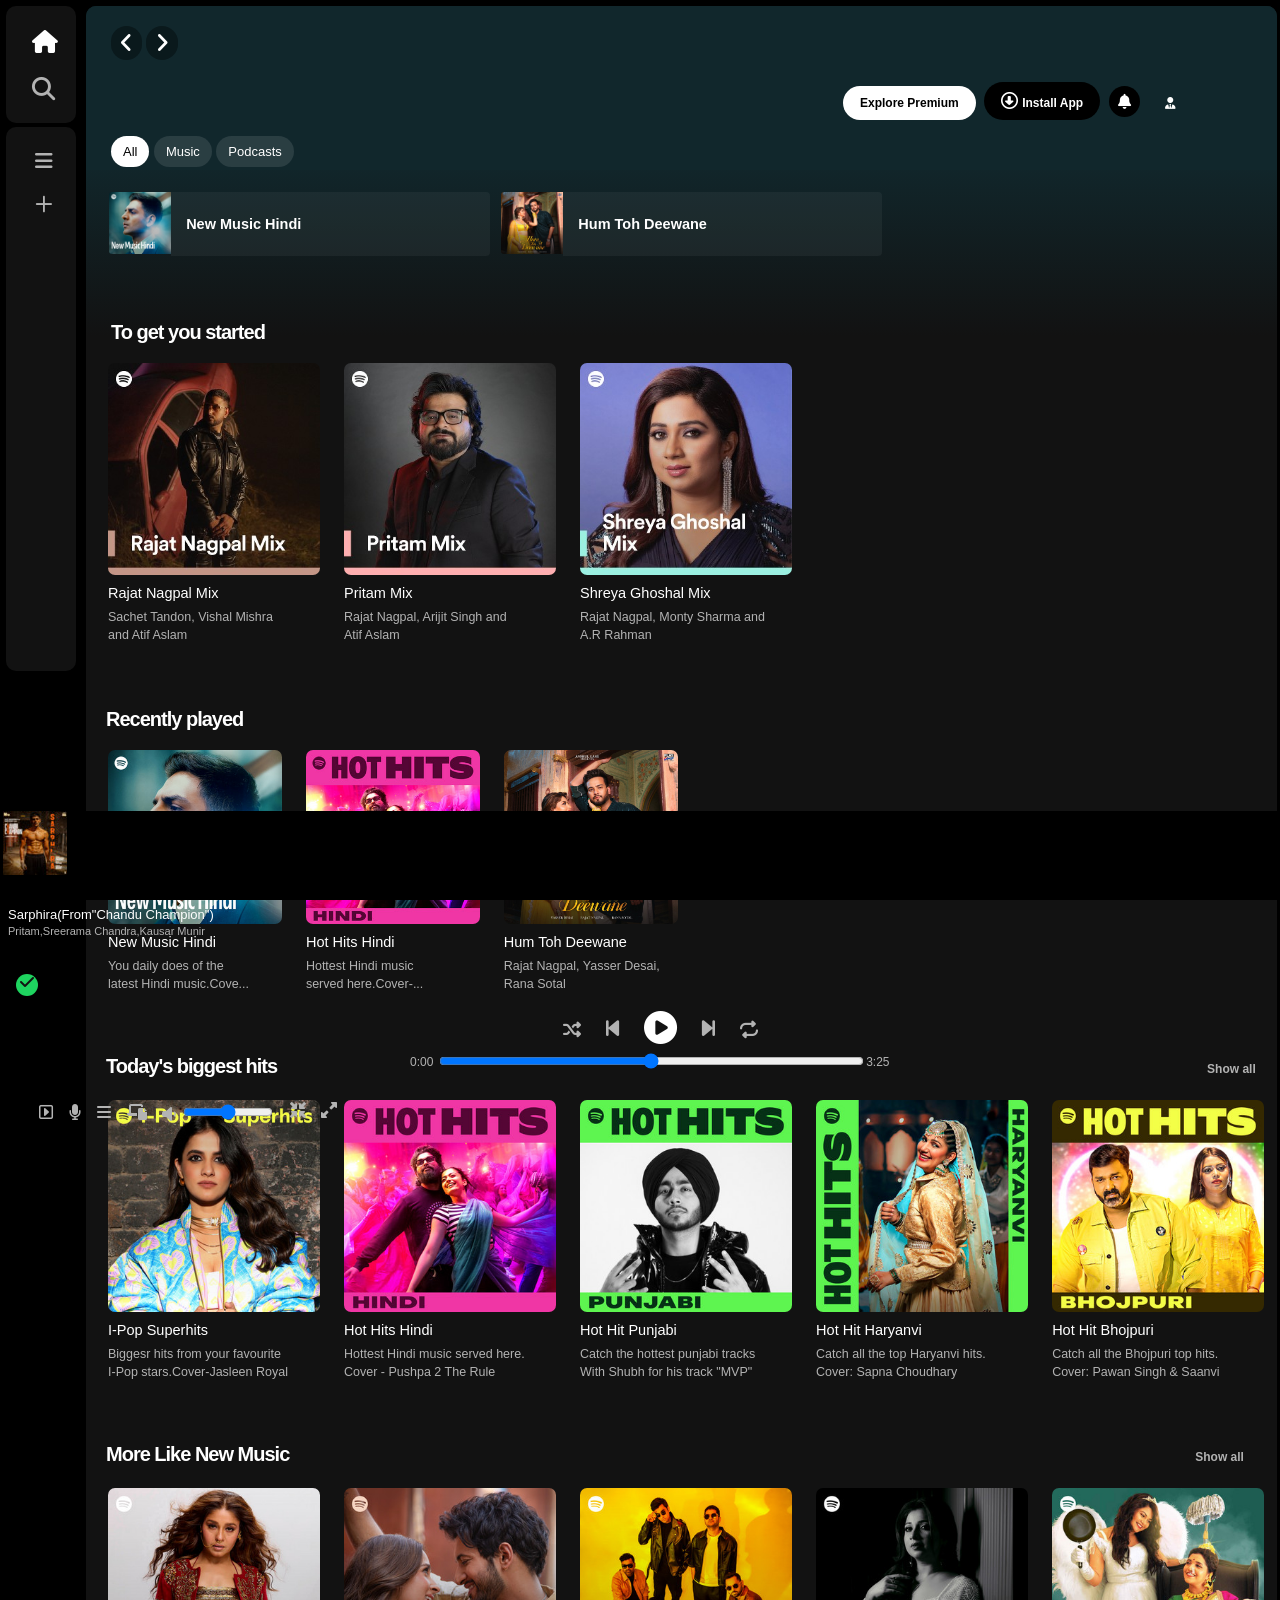
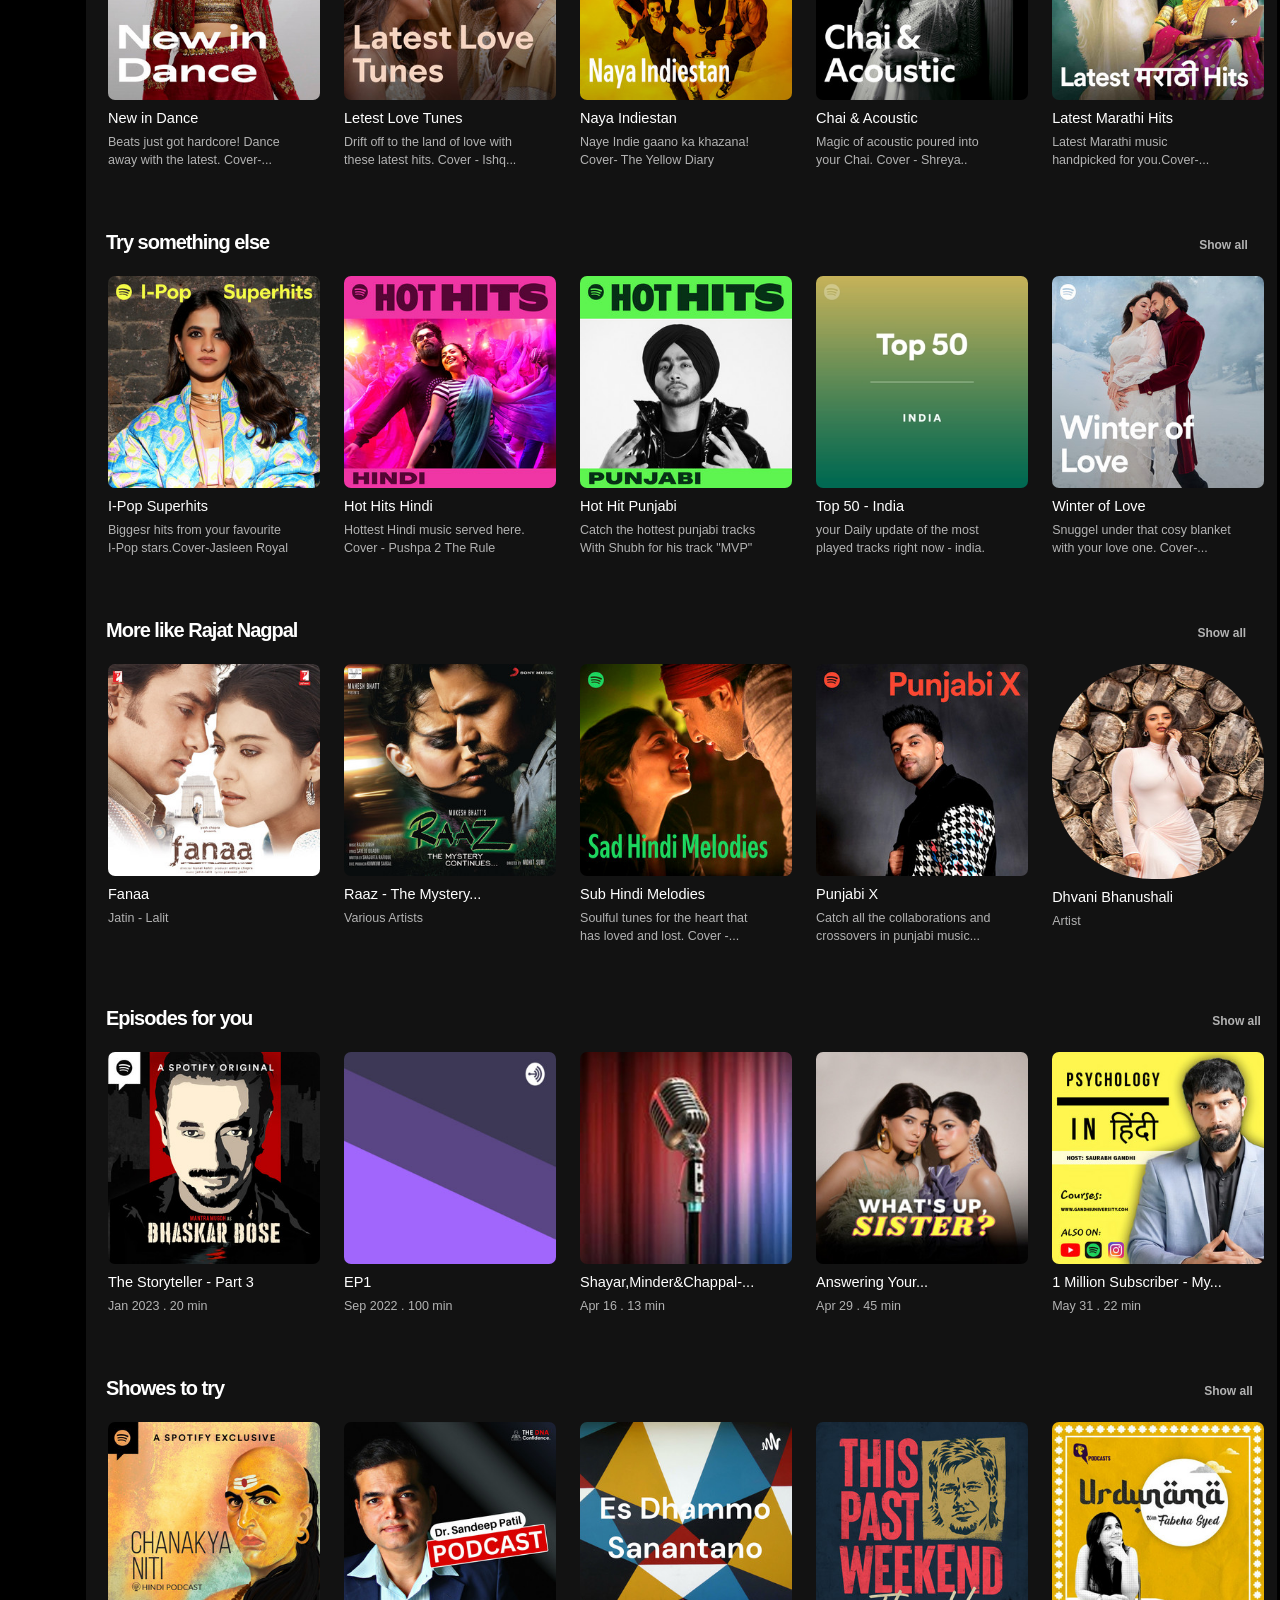
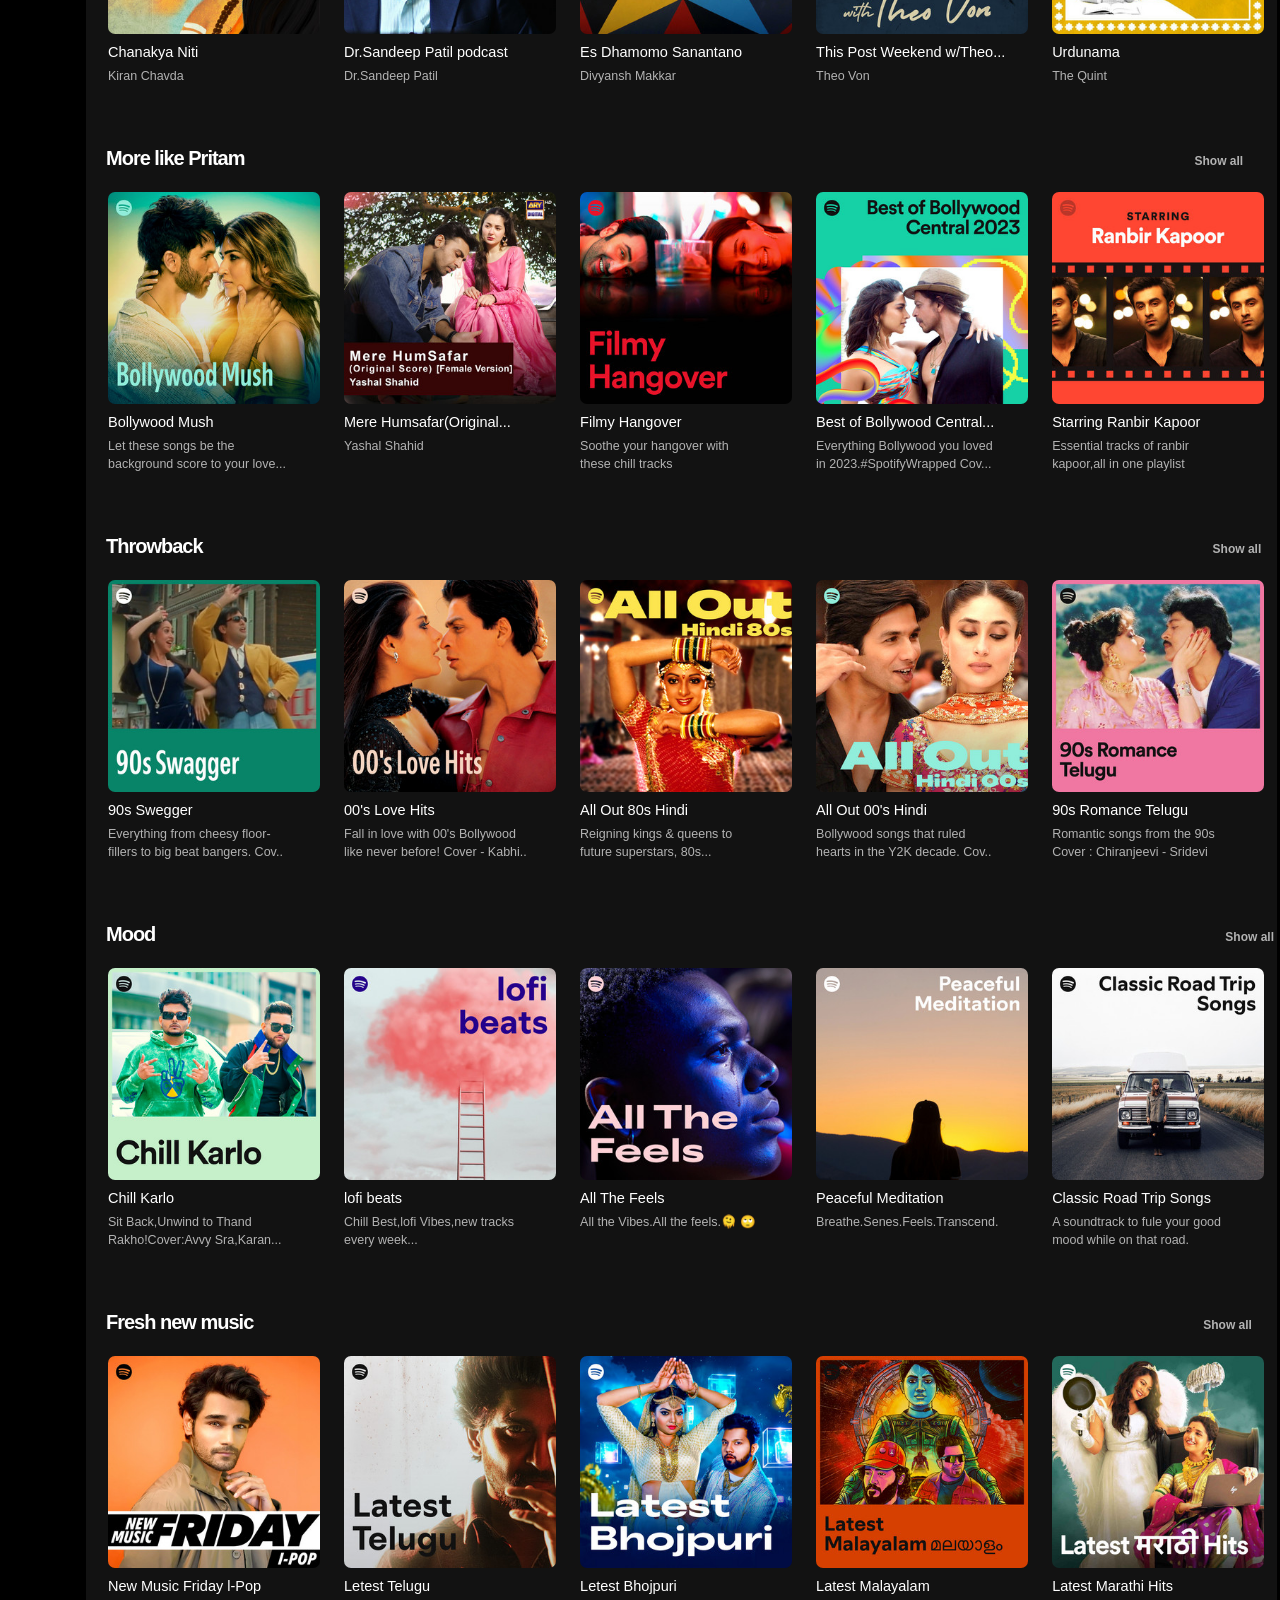
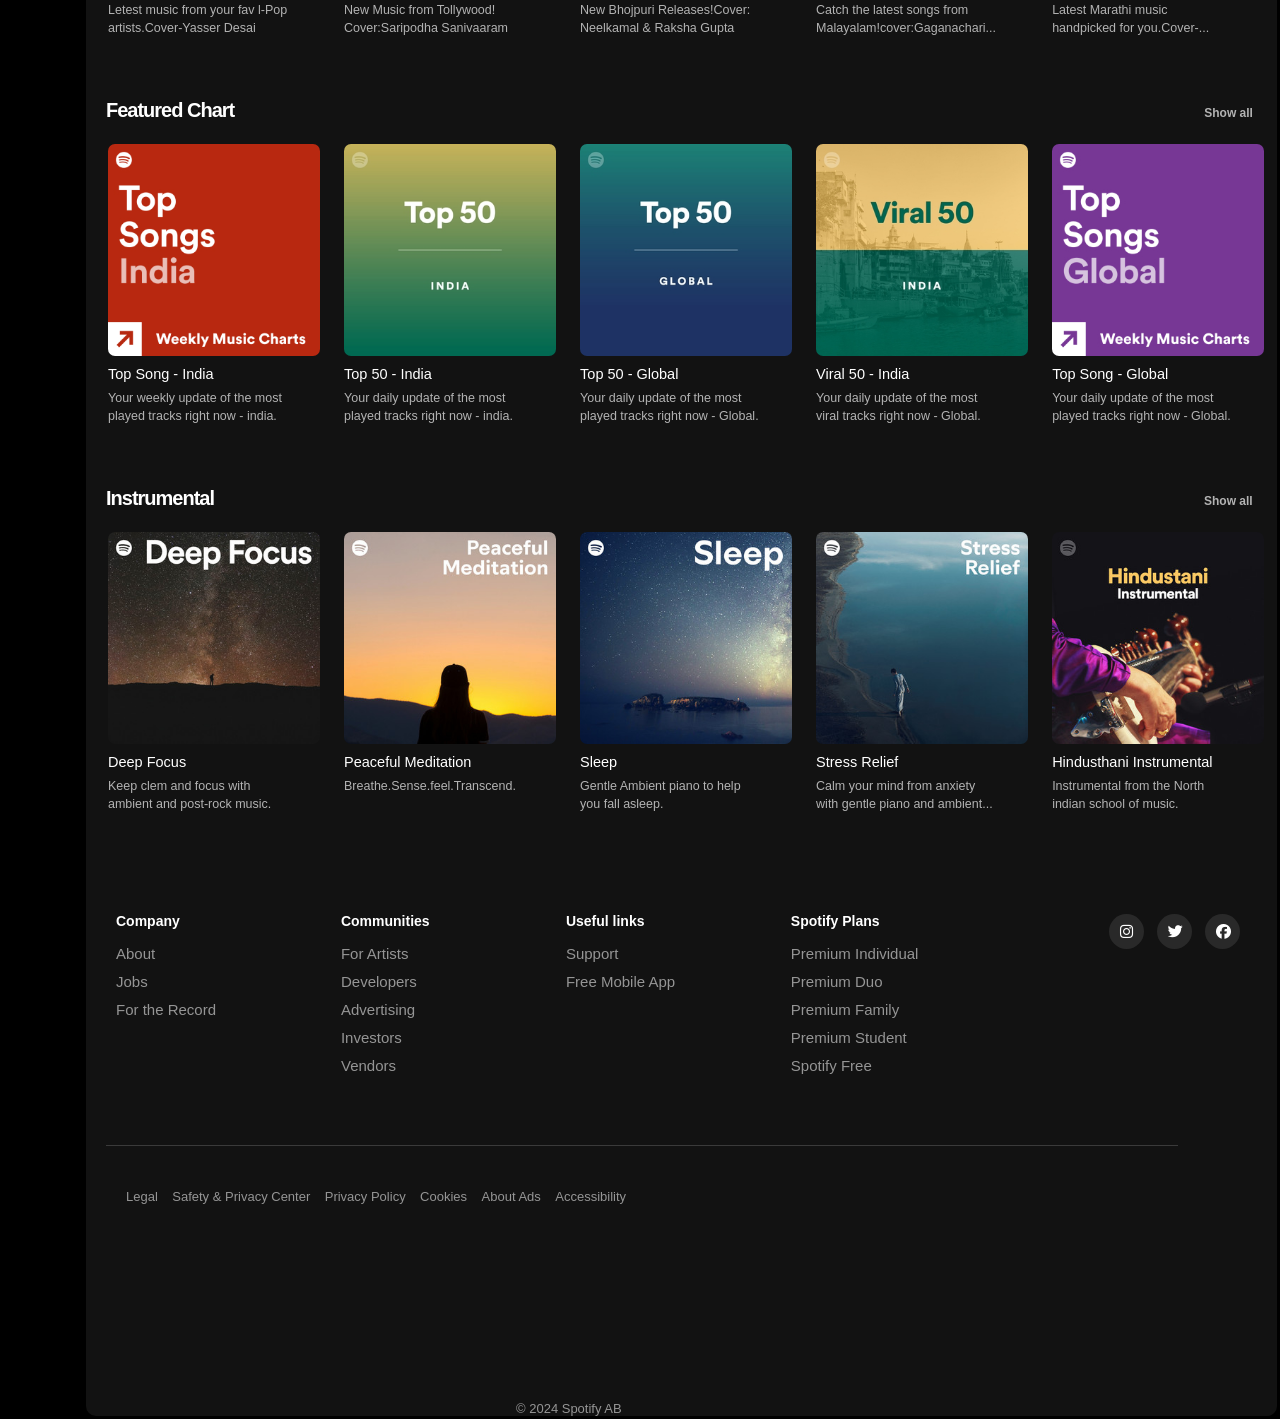
<file: index.html>
<!DOCTYPE html>
<html lang="en">
<head>
    <meta charset="UTF-8">
    <meta name="viewport" content="width=device-width, initial-scale=1.0">
    
    <title>Spotify - Web Player: Music for everyone</title>
    <link rel="icon" sizes="32x32" type="image/png" href="https://open.spotifycdn.com/cdn/images/favicon32.b64ecc03.png">

    <link rel="stylesheet" href="./fontawesome-free-6.5.2-web/css/all.css" />
    <link rel="stylesheet" href="./css/spotify.css">
</head>
<body bgcolor="black" text="white" style="font-family: Verdana, sans-serif;">
    <!-- content bar -->
    <div class="icon-bar">
        <div class="icon">
            <ul>
                <li><a href="./index.html" title="Home"><i class="fa-solid fa-house active-menu-2"></i></a></li>
                <li><a href="./serching-page.html" title="Search"><i class="fa-solid fa-magnifying-glass"></i></a></li>
            </ul>
        </div>
        <div class="icon-2  ">
            <ul>
                <li><a href="" title="Expand Your Library"><i class="fa-solid fa-bars"></i></a></li>
                <li><a href="" title="Create Playlist or folder"><i class="fa-solid fa-plus"></i></a></li>
            </ul>
        </div>
    </div>
    <!-- content bar end -->
    <!-- main content  -->
    <div class="main-box">
        <!-- navigation menu  -->
        <div class="navigation-bar">
            <div class="button">
                <a href="" title="Go back"><i class="fa-solid fa-angle-left"></i></a>
                <a href="" title="Go forwed"><i class="fa-solid fa-angle-right"></i></a>
            </div>
            <div class="app-info">
                <a href="./expolr.html" title="Upgrade to Premium">Explore Premium</a>
                <a href=""><i class="fa-regular fa-circle-down"></i>Install App</a>
                <a href="" title="What's New"><i class="fa-solid fa-bell"></i></a>
                <a href=""><i class="fa-solid fa-user-tie"></i></a>
            </div>  
        <p class="clear"></p>
            <div class="option">
                <a href="./index.html" class="active-menu">All</a>
                <a href="./music.html">Music</a>
                <a href="./Podcasts.html">Podcasts</a>
            </div> 
        <p class="clear"></p>
        </div>
        <!-- navigation menu end -->
         <!-- content menu  -->
          <div   class="hilight manu">
            <div class="music-content" href="./music-album.html">
                <div class="img">
                    <a href="./music-album.html"><img src="./image/index-image/1.jpeg" alt=""></a>
                </div>
                <div class="content">
                    <a href="./music-album.html">New Music Hindi</a>
                </div>
                <div class="subbutton">
                    <a href="./music-album.html"><i class="fa-solid fa-play"></i></a>
                </div>
                <p class="clear"></p>
            </div>
            <div class="music-content">
                <div class="img">
                    <a href=""><img src="./image/index-image/2.jpeg" alt=""></a>
                </div>
                <div class="content">
                    <a href="">Hum Toh Deewane</a>
                </div>
                <div class="subbutton">
                    <a href=""><i class="fa-solid fa-play"></i></a>
                </div>
            </div>
            <p class="clear"></p>
          </div>
          <p class="clear"></p>
         <!-- content menu end  -->
          <!-- singrer menu  -->
            <h2>To get you started</h2>
            <div class="singer">
                <div>
                    <a href=""><img src="./image/index-image/s-1.jpeg" alt=""></a>
                    <a href="">Rajat Nagpal Mix</a> <br> 
                    <span><a href="">Sachet Tandon,</a> <a href="">Vishal Mishra</a> <br> and <a href="">Atif Aslam</a></span>
                    <div class="subbutton">
                        <a href=""><i class="fa-solid fa-play"></i></a>
                    </div>
                </div>
                <div>
                    <a href=""><img src="./image/index-image/s-2.jpeg" alt=""></a>
                    <a href="">Pritam Mix</a> <br> 
                    <span><a href="">Rajat Nagpal,</a> <a href="">Arijit Singh</a> and <br> <a href="">Atif Aslam</a></span>
                    <div class="subbutton">
                        <a href=""><i class="fa-solid fa-play"></i></a>
                    </div>
                </div>
                <div>
                    <a href=""><img src="./image/index-image/s-3.jpeg" alt=""></a>
                    <a href="">Shreya Ghoshal Mix</a> <br> 
                    <span><a href="">Rajat Nagpal,</a> <a href="">Monty Sharma</a> and <br><a href="">A.R Rahman</a></span>
                    <div class="subbutton">
                        <a href=""><i class="fa-solid fa-play"></i></a>
                    </div>
                </div>
            </div>
            <p class="clear"></p>
          <!-- singrer menu end -->
           <!-- recently play  -->
           <div class="recently-play">
            <h2>Recently played</h2>
               <div>
                   <a href=""><img src="./image/index-image/1.jpeg" alt=""></a>
                   <a href="">New Music Hindi</a> <br> 
                   <span>You daily does of the <br> latest Hindi music.Cove...</span>
                   <div class="subbutton">
                    <a href=""><i class="fa-solid fa-play"></i></a>
                </div>
               </div>
               <div>
                   <a href=""><img src="./image/index-image/3.jpeg" alt=""></a>
                   <a href="">Hot Hits Hindi</a> <br> 
                   <span>Hottest Hindi music <br> served here.Cover-...</span>
                   <div class="subbutton">
                    <a href=""><i class="fa-solid fa-play"></i></a>
                </div>
               </div>
               <div>
                   <a href=""><img src="./image/index-image/2.jpeg" alt=""></a>
                   <a href="">Hum Toh Deewane</a> <br> 
                   <span><a href="">Rajat Nagpal,</a> <a href="">Yasser Desai,</a> <br> <a href="">Rana Sotal</a></span>
                   <div class="subbutton">
                    <a href=""><i class="fa-solid fa-play"></i></a>
                   </div>
               </div>
           </div>
           <p class="clear"></p>
           <!-- recently play end -->
            <!-- biggest hit  -->
            <span class="hits-heding"><a href="">Today's biggest hits</a></span><span class="show-menu"><a href="">Show all</a></span>
            <div class="song-album">
                   <div>
                       <a href=""><img src="./image/index-image/b-1.jpeg" alt=""></a>
                       <a href="">I-Pop Superhits</a> <br> 
                       <span>Biggesr hits from your favourite <br>I-Pop stars.Cover-Jasleen Royal</span>
                       <div class="subbutton">
                        <a href=""><i class="fa-solid fa-play"></i></a>
                       </div>
                   </div>
                   <div>
                       <a href=""><img src="./image/index-image/3.jpeg" alt=""></a>
                       <a href="">Hot Hits Hindi</a> <br> 
                       <span>Hottest Hindi music served here. <br>Cover - Pushpa 2 The Rule</span>
                       <div class="subbutton">
                        <a href=""><i class="fa-solid fa-play"></i></a>
                       </div>
                   </div>
                   <div>
                       <a href=""><img src="./image/index-image/b-3.jpeg" alt=""></a>
                       <a href="">Hot Hit Punjabi</a> <br> 
                       <span>Catch the hottest punjabi tracks<br>With Shubh for his track "MVP" </span>
                       <div class="subbutton">
                        <a href=""><i class="fa-solid fa-play"></i></a>
                       </div>
                   </div>
                   <div>
                       <a href=""><img src="./image/index-image/b-4.jpeg" alt=""></a>
                       <a href="">Hot Hit Haryanvi</a> <br> 
                       <span>Catch all the top Haryanvi hits. <br>Cover: Sapna Choudhary</span>
                       <div class="subbutton">
                        <a href=""><i class="fa-solid fa-play"></i></a>
                       </div>
                   </div>
                   <div>
                       <a href=""><img src="./image/index-image/b-5.jpeg" alt=""></a>
                       <a href="">Hot Hit Bhojpuri</a> <br> 
                       <span>Catch all the Bhojpuri top hits. <br> Cover: Pawan Singh & Saanvi</span>
                       <div class="subbutton">
                        <a href=""><i class="fa-solid fa-play"></i></a>
                       </div>
                   </div>
               </div>
               <p class="clear"></p>
            <!-- biggest hit end -->
             <!-- More like new music  -->
             <span class="hits-heding"><a href="">More Like New Music</a></span><span class="show-menu-10"><a href="">Show all</a></span>
             <div class="song-album">
                    <div>
                        <a href=""><img src="./image/index-image/lt-1.jpeg" alt=""></a>
                        <a href="">New in Dance</a> <br> 
                        <span>Beats just got hardcore! Dance <br> away with the latest. Cover-... </span>
                        <div class="subbutton">
                            <a href=""><i class="fa-solid fa-play"></i></a>
                        </div>
                    </div>
                    <div>
                        <a href=""><img src="./image/index-image/lt-2.jpeg" alt=""></a>
                        <a href="">Letest Love Tunes</a> <br> 
                        <span>Drift off to the land of love with<br>these latest hits. Cover - Ishq...</span>
                        <div class="subbutton">
                            <a href=""><i class="fa-solid fa-play"></i></a>
                        </div>
                    </div>
                    <div>
                        <a href=""><img src="./image/index-image/lt-3.jpeg" alt=""></a>
                        <a href="">Naya Indiestan</a> <br> 
                        <span>Naye Indie gaano ka khazana!<br>Cover- The Yellow Diary</span>
                        <div class="subbutton">
                            <a href=""><i class="fa-solid fa-play"></i></a>
                        </div>
                    </div>
                    <div>
                        <a href=""><img src="./image/index-image/lt-4.jpeg" alt=""></a>
                        <a href="">Chai & Acoustic</a> <br> 
                        <span>Magic of acoustic poured into <br>your Chai. Cover - Shreya..</span>
                        <div class="subbutton">
                            <a href=""><i class="fa-solid fa-play"></i></a>
                        </div>
                    </div>
                    <div>
                        <a href=""><img src="./image/index-image/f-5.jpeg" alt=""></a>
                        <a href="">Latest Marathi Hits</a> <br> 
                        <span>Latest Marathi music <br> handpicked for you.Cover-...</span>
                        <div class="subbutton">
                            <a href=""><i class="fa-solid fa-play"></i></a>
                        </div>
                    </div>
                </div>
                <p class="clear"></p>
             <!-- More like new music end -->
             <!-- something else -->
             <span class="hits-heding"><a href="">Try something else</a></span><span class="show-menu"><a href="">Show all</a></span>
             <div class="song-album">
                    <div>
                        <a href=""><img src="./image/index-image/b-1.jpeg" alt=""></a>
                        <a href="">I-Pop Superhits</a> <br> 
                        <span>Biggesr hits from your favourite <br>I-Pop stars.Cover-Jasleen Royal</span>
                        <div class="subbutton">
                            <a href=""><i class="fa-solid fa-play"></i></a>
                        </div>
                    </div>
                    <div>
                        <a href=""><img src="./image/index-image/3.jpeg" alt=""></a>
                        <a href="">Hot Hits Hindi</a> <br> 
                        <span>Hottest Hindi music served here. <br>Cover - Pushpa 2 The Rule</span>
                        <div class="subbutton">
                            <a href=""><i class="fa-solid fa-play"></i></a>
                        </div>
                    </div>
                    <div>
                        <a href=""><img src="./image/index-image/b-3.jpeg" alt=""></a>
                        <a href="">Hot Hit Punjabi</a> <br> 
                        <span>Catch the hottest punjabi tracks<br>With Shubh for his track "MVP" </span>
                        <div class="subbutton">
                            <a href=""><i class="fa-solid fa-play"></i></a>
                        </div>
                    </div>
                    <div>
                        <a href=""><img src="./image/index-image/s-4.jpg" alt=""></a>
                        <a href="">Top 50 - India</a> <br> 
                        <span>your Daily update of the most<br>played tracks right now - india.</span>
                        <div class="subbutton">
                            <a href=""><i class="fa-solid fa-play"></i></a>
                        </div>
                    </div>
                    <div>
                        <a href=""><img src="./image/index-image/s-5.jpeg" alt=""></a>
                        <a href="">Winter of Love</a> <br> 
                        <span>Snuggel under that cosy blanket<br> with your love one. Cover-...</span>
                        <div class="subbutton">
                            <a href=""><i class="fa-solid fa-play"></i></a>
                        </div>
                    </div>
                </div>
                <p class="clear"></p>
             <!-- something else new -->
              <!-- rajat napal song -->
              <span class="hits-heding-2"><a href="">More like Rajat Nagpal</a></span><span class="show-menu-2"><a href="">Show all</a></span>
              <div class="song-album">
                <div>
                    <a href=""><img src="./image/index-image/rn-1.jpeg" alt=""></a>
                    <a href="">Fanaa</a> <br> 
                    <span>Jatin - Lalit</span>
                    <div class="subbutton">
                        <a href=""><i class="fa-solid fa-play"></i></a>
                    </div>
                </div>
                <div>
                    <a href=""><img src="./image/index-image/rn-2.jpeg" alt=""></a>
                    <a href="">Raaz - The Mystery...</a> <br> 
                    <span>Various Artists</span>
                    <div class="subbutton">
                        <a href=""><i class="fa-solid fa-play"></i></a>
                    </div>
                </div>
                <div>
                    <a href=""><img src="./image/index-image/rn-3.jpeg" alt=""></a>
                    <a href="">Sub Hindi Melodies</a> <br> 
                    <span>Soulful tunes for the heart that <br>has loved and lost. Cover -...</span>
                    <div class="subbutton">
                        <a href=""><i class="fa-solid fa-play"></i></a>
                    </div>
                </div>
                <div>
                    <a href=""><img src="./image/index-image/rn-4.jpeg" alt=""></a>
                    <a href="">Punjabi X</a> <br> 
                    <span>Catch all the collaborations and<br>crossovers in punjabi music...</span>
                    <div class="subbutton">
                        <a href=""><i class="fa-solid fa-play"></i></a>
                    </div>
                </div>
                <div class="round-img">
                    <a href=""><img src="./image/index-image/rn-5.jpeg" alt=""></a>
                    <a href="">Dhvani Bhanushali</a> <br> 
                    <span>Artist</span>
                    <div class="subbutton">
                        <a href=""><i class="fa-solid fa-play"></i></a>
                    </div>
                </div>
            </div>
            <p class="clear"></p>
              <!-- rajat napal song end -->
               <!-- episods -->
               <span class="hits-heding"><a href="">Episodes for you</a></span><span class="show-menu-3"><a href="">Show all</a></span>
               <div class="song-album">
                      <div>
                          <a href=""><img src="./image/index-image/e-1.jpeg" alt=""></a>
                          <a href="">The Storyteller - Part 3</a> <br> 
                          <span>Jan 2023 . 20 min</span>
                          <div class="subbutton">
                            <a href=""><i class="fa-solid fa-play"></i></a>
                        </div>
                      </div>
                      <div>
                          <a href=""><img src="./image/index-image/e-2.jpeg" alt=""></a>
                          <a href="">EP1</a> <br> 
                          <span>Sep 2022 . 100 min</span>
                          <div class="subbutton">
                            <a href=""><i class="fa-solid fa-play"></i></a>
                        </div>
                      </div>
                      <div>
                          <a href=""><img src="./image/index-image/e-3.jpeg" alt=""></a>
                          <a href="">Shayar,Minder&Chappal-...</a> <br> 
                          <span>Apr 16 . 13 min</span>
                          <div class="subbutton">
                            <a href=""><i class="fa-solid fa-play"></i></a>
                        </div>
                      </div>
                      <div>
                          <a href=""><img src="./image/index-image/e-4.jpeg" alt=""></a>
                          <a href="">Answering Your...</a> <br> 
                          <span>Apr 29 . 45 min</span>
                          <div class="subbutton">
                            <a href=""><i class="fa-solid fa-play"></i></a>
                        </div>
                      </div>
                      <div>
                          <a href=""><img src="./image/index-image/e-5.jpeg" alt=""></a>
                          <a href="">1 Million Subscriber - My...</a> <br> 
                          <span>May 31 . 22 min</span>
                          <div class="subbutton">
                            <a href=""><i class="fa-solid fa-play"></i></a>
                        </div>
                      </div>
                  </div>
                  <p class="clear"></p>
               <!-- episods end -->
                <!-- Showes  -->
                <span class="hits-heding"><a href="">Showes to try</a></span><span class="show-menu-4"><a href="">Show all</a></span>
                <div class="song-album">
                       <div>
                           <a href=""><img src="./image/index-image/st-1.jpeg" alt=""></a>
                           <a href="">Chanakya Niti</a> <br> 
                           <span>Kiran Chavda</span>
                           <div class="subbutton">
                                <a href=""><i class="fa-solid fa-play"></i></a>
                            </div>
                       </div>
                       <div>
                           <a href=""><img src="./image/index-image/st-2.jpeg" alt=""></a>
                           <a href="">Dr.Sandeep Patil podcast</a> <br> 
                           <span>Dr.Sandeep Patil</span>
                           <div class="subbutton">
                                <a href=""><i class="fa-solid fa-play"></i></a>
                            </div>
                       </div>
                       <div>
                           <a href=""><img src="./image/index-image/st-3.jpeg" alt=""></a>
                           <a href="">Es Dhamomo Sanantano</a> <br> 
                           <span>Divyansh Makkar</span>
                           <div class="subbutton">
                                <a href=""><i class="fa-solid fa-play"></i></a>
                            </div>
                       </div>
                       <div>
                           <a href=""><img src="./image/index-image/st-4.jpeg" alt=""></a>
                           <a href="">This Post Weekend w/Theo...</a> <br> 
                           <span>Theo Von</span>
                           <div class="subbutton">
                                <a href=""><i class="fa-solid fa-play"></i></a>
                            </div>
                       </div>
                       <div>
                           <a href=""><img src="./image/index-image/st-5.jpeg" alt=""></a>
                           <a href="">Urdunama</a> <br> 
                           <span>The Quint</span>
                           <div class="subbutton">
                                <a href=""><i class="fa-solid fa-play"></i></a>
                            </div>
                       </div>
                   </div>
                   <p class="clear"></p>
                <!-- Showes end -->
                 <!-- like pritam -->
                 <span class="hits-heding"><a href="">More like Pritam</a></span><span class="show-menu-5"><a href="">Show all</a></span>
                 <div class="song-album">
                        <div>
                            <a href=""><img src="./image/index-image/lp-1.jpeg" alt=""></a>
                            <a href="">Bollywood Mush</a> <br> 
                            <span>Let these songs be the <br> background score to your love...</span>
                            <div class="subbutton">
                                <a href=""><i class="fa-solid fa-play"></i></a>
                            </div>
                        </div>
                        <div>
                            <a href=""><img src="./image/index-image/lp-2.jpeg" alt=""></a>
                            <a href="">Mere Humsafar(Original...</a> <br> 
                            <span>Yashal Shahid <br><br></span>
                            <div class="subbutton">
                                <a href=""><i class="fa-solid fa-play"></i></a>
                            </div>
                        </div>
                        <div>
                            <a href=""><img src="./image/index-image/lp-3.jpeg" alt=""></a>
                            <a href="">Filmy Hangover</a> <br> 
                            <span>Soothe your hangover with <br>these chill tracks</span>
                            <div class="subbutton">
                                <a href=""><i class="fa-solid fa-play"></i></a>
                            </div>
                        </div>
                        <div>
                            <a href=""><img src="./image/index-image/lp-4.jpeg" alt=""></a>
                            <a href="">Best of Bollywood Central...</a> <br> 
                            <span>Everything Bollywood you loved <br> in 2023.#SpotifyWrapped Cov...</span>
                            <div class="subbutton">
                                <a href=""><i class="fa-solid fa-play"></i></a>
                            </div>
                        </div>
                        <div>
                            <a href=""><img src="./image/index-image/lp-5.jpeg" alt=""></a>
                            <a href="">Starring Ranbir Kapoor</a> <br> 
                            <span>Essential tracks of ranbir <br> kapoor,all in one playlist</span>
                            <div class="subbutton">
                                <a href=""><i class="fa-solid fa-play"></i></a>
                            </div>
                        </div>
                    </div>
                    <p class="clear"></p>
                 <!-- like pritam end -->
                  <!-- throwbaek -->
                  <span class="hits-heding"><a href="">Throwback</a></span><span class="show-menu-6"><a href="">Show all</a></span>
                  <div class="song-album">
                         <div>
                             <a href=""><img src="./image/index-image/t-1.jpeg" alt=""></a>
                             <a href="">90s Swegger</a> <br> 
                             <span>Everything from cheesy floor- <br>fillers to big beat bangers. Cov..</span>
                             <div class="subbutton">
                                <a href=""><i class="fa-solid fa-play"></i></a>
                            </div>
                         </div>
                         <div>
                             <a href=""><img src="./image/index-image/t-2.jpeg" alt=""></a>
                             <a href="">00's Love Hits</a> <br> 
                             <span>Fall in love with 00's Bollywood <br>like never before! Cover - Kabhi..</span>
                             <div class="subbutton">
                                <a href=""><i class="fa-solid fa-play"></i></a>
                            </div>
                         </div>
                         <div>
                             <a href=""><img src="./image/index-image/l-3.jpeg" alt=""></a>
                             <a href="">All Out 80s Hindi</a> <br> 
                             <span>Reigning kings & queens to <br>future superstars, 80s...</span>
                             <div class="subbutton">
                                <a href=""><i class="fa-solid fa-play"></i></a>
                            </div>
                         </div>
                         <div>
                             <a href=""><img src="./image/index-image/l-4.jpeg" alt=""></a>
                             <a href="">All Out 00's Hindi</a> <br> 
                             <span>Bollywood songs that ruled <br>hearts in the Y2K decade. Cov..</span>
                             <div class="subbutton">
                                <a href=""><i class="fa-solid fa-play"></i></a>
                            </div>
                         </div>
                         <div>
                             <a href=""><img src="./image/index-image/l-5.jpeg" alt=""></a>
                             <a href="">90s Romance Telugu</a> <br> 
                             <span>Romantic songs from the 90s <br>Cover : Chiranjeevi - Sridevi</span>
                             <div class="subbutton">
                                <a href=""><i class="fa-solid fa-play"></i></a>
                            </div>
                         </div>
                     </div>
                     <p class="clear"></p>
                  <!-- throwbaek end -->
                   <!-- mood -->
                   <span class="hits-heding"><a href="">Mood</a></span><span class="show-menu-7"><a href="">Show all</a></span>
                   <div class="song-album">
                          <div>
                              <a href=""><img src="./image/index-image/m-1.jpeg" alt=""></a>
                              <a href="">Chill Karlo</a> <br> 
                              <span>Sit Back,Unwind to Thand <br>Rakho!Cover:Avvy Sra,Karan...</span>
                              <div class="subbutton">
                                <a href=""><i class="fa-solid fa-play"></i></a>
                              </div>
                          </div>
                          <div>
                              <a href=""><img src="./image/index-image/m-2.jpeg" alt=""></a>
                              <a href="">lofi beats</a> <br> 
                              <span>Chill Best,lofi Vibes,new tracks <br>every week...</span>
                              <div class="subbutton">
                                <a href=""><i class="fa-solid fa-play"></i></a>
                              </div>
                          </div>
                          <div>
                              <a href=""><img src="./image/index-image/m-3.jpeg" alt=""></a>
                              <a href="">All The Feels</a> <br> 
                              <span>All the Vibes.All the feels.🫠 🙄<br> <br></span>
                              <div class="subbutton">
                                <a href=""><i class="fa-solid fa-play"></i></a>
                              </div>
                          </div>
                          <div>
                              <a href=""><img src="./image/index-image/m-4.jpeg" alt=""></a>
                              <a href="">Peaceful Meditation</a> <br> 
                              <span>Breathe.Senes.Feels.Transcend. <br><br></span>
                              <div class="subbutton">
                                <a href=""><i class="fa-solid fa-play"></i></a>
                              </div>
                          </div>
                          <div>
                              <a href=""><img src="./image/index-image/m-5.jpeg" alt=""></a>
                              <a href="">Classic Road Trip Songs</a> <br> 
                              <span>A soundtrack to fule your good <br>mood while on that road.</span>
                              <div class="subbutton">
                                <a href=""><i class="fa-solid fa-play"></i></a>
                              </div>
                          </div>
                      </div>
                      <p class="clear"></p>
                   <!-- mood end -->
                    <!-- new music  -->
                    <span class="hits-heding"><a href="">Fresh new music</a></span><span class="show-menu-5"><a href="">Show all</a></span>
                    <div class="song-album">
                           <div>
                               <a href=""><img src="./image/index-image/f-1.jpeg" alt=""></a>
                               <a href="">New Music Friday l-Pop</a> <br> 
                               <span>Letest music from your fav l-Pop <br>artists.Cover-Yasser Desai</span>
                               <div class="subbutton">
                                    <a href=""><i class="fa-solid fa-play"></i></a>
                               </div>
                           </div>
                           <div>
                               <a href=""><img src="./image/index-image/f-2.jpeg" alt=""></a>
                               <a href="">Letest Telugu</a> <br> 
                               <span>New Music from Tollywood!<br>Cover:Saripodha Sanivaaram</span>
                               <div class="subbutton">
                                    <a href=""><i class="fa-solid fa-play"></i></a>
                               </div>
                           </div>
                           <div>
                               <a href=""><img src="./image/index-image/f-3.jpeg" alt=""></a>
                               <a href="">Letest Bhojpuri</a> <br> 
                               <span>New Bhojpuri Releases!Cover:<br>Neelkamal & Raksha Gupta</span>
                               <div class="subbutton">
                                    <a href=""><i class="fa-solid fa-play"></i></a>
                               </div>
                           </div>
                           <div>
                               <a href=""><img src="./image/index-image/f-4.jpeg" alt=""></a>
                               <a href="">Latest Malayalam</a> <br> 
                               <span>Catch the latest songs from<br>Malayalam!cover:Gaganachari...</span>
                               <div class="subbutton">
                                    <a href=""><i class="fa-solid fa-play"></i></a>
                               </div>
                           </div>
                           <div>
                               <a href=""><img src="./image/index-image/f-5.jpeg" alt=""></a>
                               <a href="">Latest Marathi Hits</a> <br> 
                               <span>Latest Marathi music <br> handpicked for you.Cover-...</span>
                               <div class="subbutton">
                                    <a href=""><i class="fa-solid fa-play"></i></a>
                               </div>
                           </div>
                       </div>
                       <p class="clear"></p>
                    <!-- new music end -->
                     <!-- featured chart  -->
                     <span class="hits-heding"><a href="">Featured Chart</a></span><span class="show-menu-8"><a href="">Show all</a></span>
                     <div class="song-album">
                            <div>
                                <a href=""><img src="./image/index-image/fc-1.jpg" alt=""></a>
                                <a href="">Top Song - India</a> <br> 
                                <span>Your weekly update of the most<br>played tracks right now - india.</span>
                                <div class="subbutton">
                                    <a href=""><i class="fa-solid fa-play"></i></a>
                                </div>
                            </div>
                            <div>
                                <a href=""><img src="./image/index-image/fc-2.jpg" alt=""></a>
                                <a href="">Top 50 - India</a> <br> 
                                <span>Your daily update of the most<br>played tracks right now - india.</span>
                                <div class="subbutton">
                                    <a href=""><i class="fa-solid fa-play"></i></a>
                                </div>
                            </div>
                            <div>
                                <a href=""><img src="./image/index-image/fc-3.jpg" alt=""></a>
                                <a href="">Top 50 - Global</a> <br> 
                                <span>Your daily update of the most<br>played tracks right now - Global.</span>
                                <div class="subbutton">
                                    <a href=""><i class="fa-solid fa-play"></i></a>
                                </div>
                            </div>
                            <div>
                                <a href=""><img src="./image/index-image/fc-4.jpg" alt=""></a>
                                <a href="">Viral 50 - India</a> <br> 
                                <span>Your daily update of the most<br>viral tracks right now - Global.</span>
                                <div class="subbutton">
                                    <a href=""><i class="fa-solid fa-play"></i></a>
                                </div>
                            </div>
                            <div>
                                <a href=""><img src="./image/index-image/fc-5.jpg" alt=""></a>
                                <a href="">Top Song - Global</a> <br> 
                                <span>Your daily update of the most<br>played tracks right now - Global.</span>
                                <div class="subbutton">
                                    <a href=""><i class="fa-solid fa-play"></i></a>
                                </div>
                            </div>
                        </div>
                        <p class="clear"></p>
                     <!-- featured chart end -->
                      <!-- instrumental -->
                      <span class="hits-heding"><a href="">Instrumental</a></span><span class="show-menu-9"><a href="">Show all</a></span>
                      <div class="song-album">
                             <div>
                                 <a href=""><img src="./image/index-image/i-1.jpeg" alt=""></a>
                                 <a href="">Deep Focus</a> <br> 
                                 <span>Keep clem and focus with<br>ambient and post-rock music.</span>
                                 <div class="subbutton">
                                    <a href=""><i class="fa-solid fa-play"></i></a>
                                </div>
                             </div>
                             <div>
                                 <a href=""><img src="./image/index-image/i-2.jpeg" alt=""></a>
                                 <a href="">Peaceful Meditation</a> <br> 
                                 <span>Breathe.Sense.feel.Transcend.<br><br></span>
                                 <div class="subbutton">
                                    <a href=""><i class="fa-solid fa-play"></i></a>
                                </div>
                             </div>
                             <div>
                                 <a href=""><img src="./image/index-image/i-3.jpeg" alt=""></a>
                                 <a href="">Sleep</a> <br> 
                                 <span>Gentle Ambient piano to help<br>you fall asleep.</span>
                                 <div class="subbutton">
                                    <a href=""><i class="fa-solid fa-play"></i></a>
                                </div>
                             </div>
                             <div>
                                 <a href=""><img src="./image/index-image/i-4.jpeg" alt=""></a>
                                 <a href="">Stress Relief</a> <br> 
                                 <span>Calm your mind from anxiety<br>with gentle piano and ambient...</span>
                                 <div class="subbutton">
                                    <a href=""><i class="fa-solid fa-play"></i></a>
                                </div>
                             </div>
                             <div>
                                 <a href=""><img src="./image/index-image/i-5.jpeg" alt=""></a>
                                 <a href="">Hindusthani Instrumental</a> <br> 
                                 <span>Instrumental from the North<br>indian school of music.</span>
                                 <div class="subbutton">
                                    <a href=""><i class="fa-solid fa-play"></i></a>
                                </div>
                             </div>
                         </div>
                         <p class="clear"></p>
                      <!-- instrumental end -->
                      
                      <!-- main content end -->
                       <!-- footer part  -->
            <div class="footer-content">
                <div>
                <h3>Company</h3>
                    <ul>
                        <li><a href="">About</a></li>
                        <li><a href="">Jobs</a></li>
                        <li><a href="">For the Record</a></li>
                    </ul>
                </div>
                <div>
                <h3>Communities</h3>
                    <ul>
                        <li><a href="">For Artists</a></li>
                        <li><a href="">Developers</a></li>
                        <li><a href="">Advertising</a></li>
                        <li><a href="">Investors</a></li>
                        <li><a href="">Vendors</a></li>
                    </ul>
                </div>
                <div>
                <h3>Useful links</h3>
                    <ul>
                        <li><a href="">Support</a></li>
                        <li><a href="">Free Mobile App</a></li>
                    </ul>
                </div>
                <div>
                <h3>Spotify Plans</h3>
                    <ul>
                        <li><a href="">Premium Individual</a></li>
                        <li><a href="">Premium Duo</a></li>
                        <li><a href="">Premium Family</a></li>
                        <li><a href="">Premium Student</a></li>
                        <li><a href="">Spotify Free</a></li>
                    </ul>
                </div>
                <div class="social-midea-icon">
                    <ul>
                        <li><a href="https://instagram.com/spotify"><i class="fa-brands fa-instagram"></i></a></li>
                        <li><a href="https://twitter.com/spotify"><i class="fa-brands fa-twitter"></i></a></li>
                        <li><a href="https://www.facebook.com/Spotify"><i class="fa-brands fa-facebook"></i></a></li>
                    </ul>
                </div>
                <p class="clear"></p>
            </div>
            <div class="notes">
                <div class="notes-1">
                    <ul>
                        <li><a href="">Legal</a></li>
                        <li><a href="">Safety & Privacy Center</a></li>
                        <li><a href="">Privacy Policy</a></li>
                        <li><a href="">Cookies</a></li>
                        <li><a href="">About Ads</a></li>
                        <li><a href="">Accessibility</a></li>
                    </ul>
                </div>
                <div class="notes-2">
                    © 2024 Spotify AB
                </div>
            </div>
     <!-- footer part end -->
    </div>  
    <p class="clear"></p>
   <!-- music bar -->
   <div class="music-bar">
       <div class="music-name">
        <div class="music-img">
            <img src="./image/index-image/music-img.jpeg" alt="">
        </div>
        <div class="music-content-2">
            <a href="">Sarphira(From"Chandu Champion")</a> <br> 
            <span><a href="">Pritam,</a><a href="">Sreerama Chandra,</a><a href="">Kausar Munir</a></span>
        </div>
        <div class="add-icon">
            <a href="" title="Add to playlist"><i class="fa-solid fa-check"></i></a>    
        </div>
       </div>
       <div class="music-controls">
        <span><i class="fa-solid fa-shuffle"></i><i class="fa-solid fa-backward-step" title="Previous"></i><i class="fa-solid fa-circle-play" title="Play"></i><i class="fa-solid fa-forward-step" title="Next"></i><i class="fa-solid fa-repeat" title="Enebal repeat"></i></span>
        <div class="slider">
            0:00 <input type="range" name="" id="">3:25
        </div>
       </div>
       <div class="music-content-3">
            <div class="media-1">
                <span><i class="fa-regular fa-square-caret-right" title="Now playing view"></i><i class="fa-solid fa-microphone"title="Lyrics"></i><i class="fa-solid fa-bars" title="Queue"></i><i class="fa-solid fa-laptop-file" title="Connect to a Device"></i></span>
            </div>
            <div class="sound">
                <i class="fa-solid fa-volume-low"  title="muet"></i><input type="range" name="" id="">
            </div>
            <div class="media-2">
                <i class="fa-solid fa-minimize" title="Open miniplayer"></i><i class="fa-solid fa-up-right-and-down-left-from-center" title="Full screen"></i>  
            </div>
       </div>
    </div>
   <!-- music bar end -->
</body>
</html>
</file>
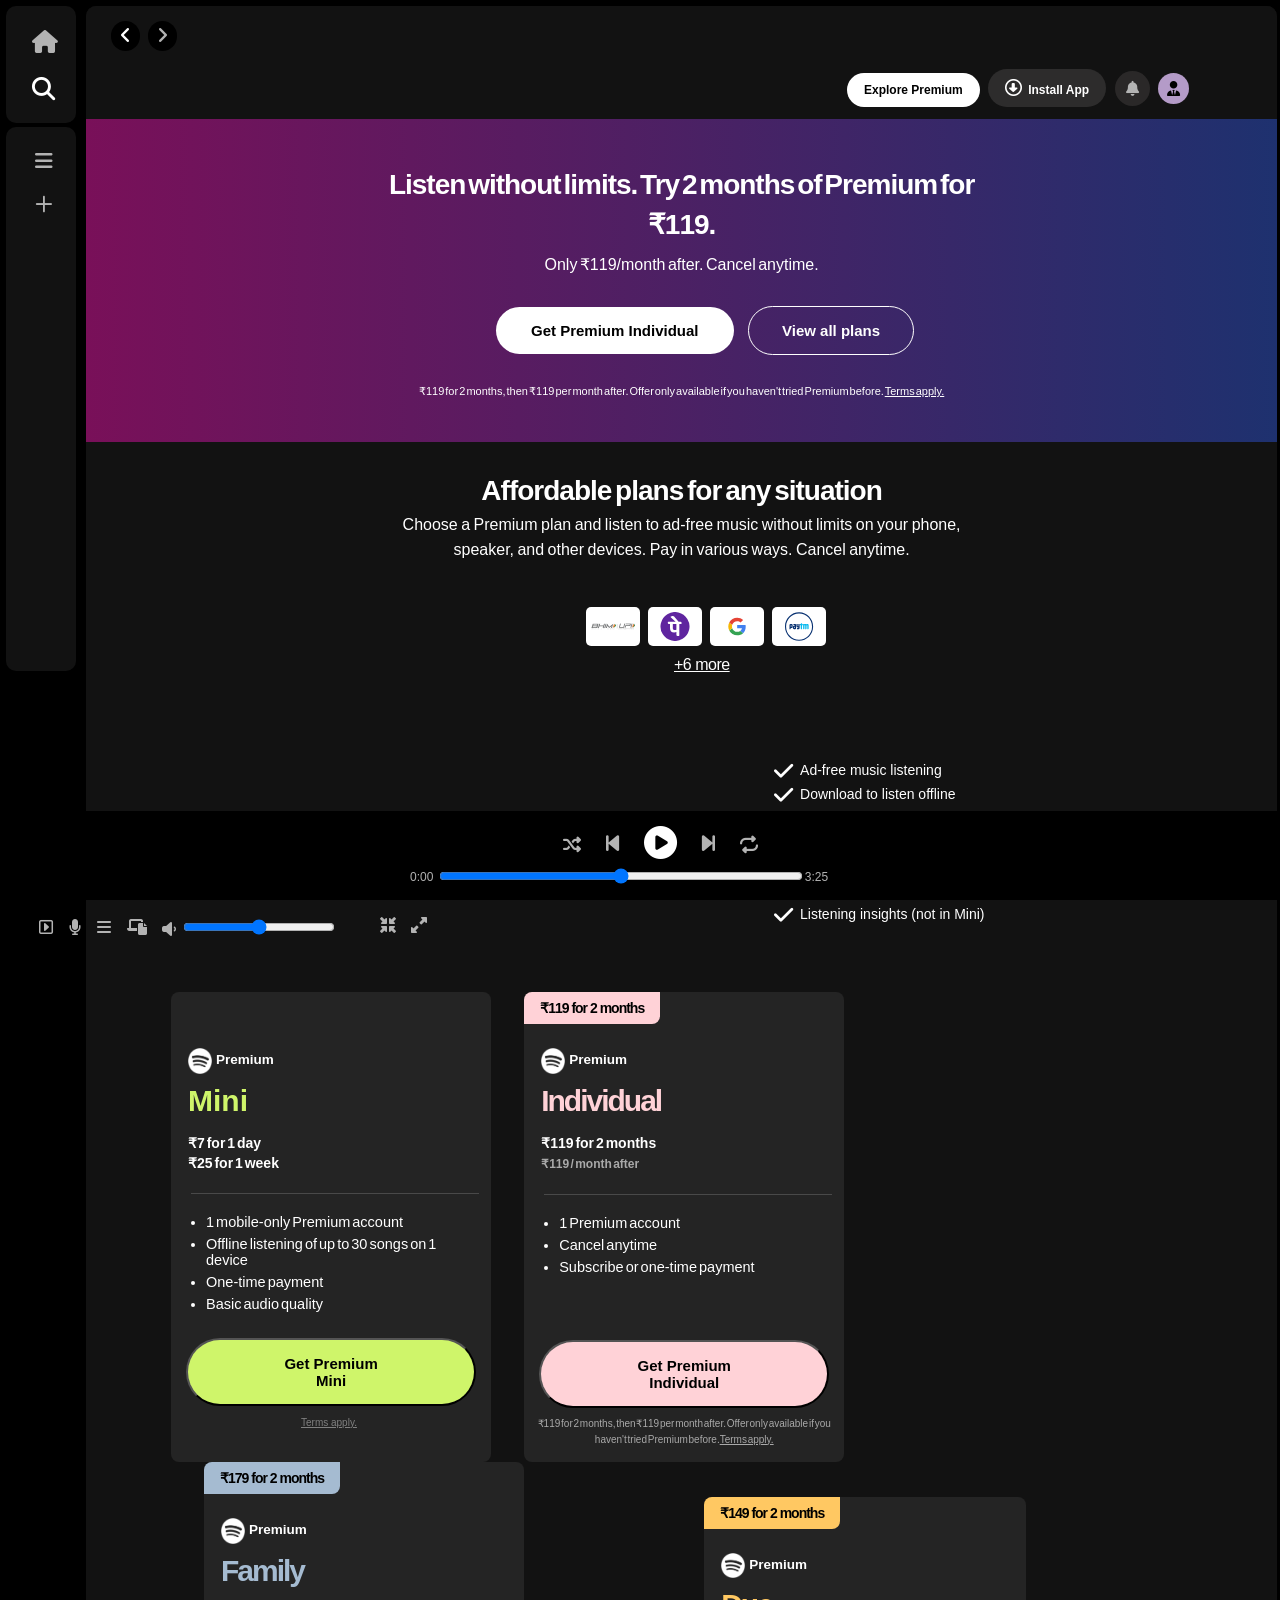
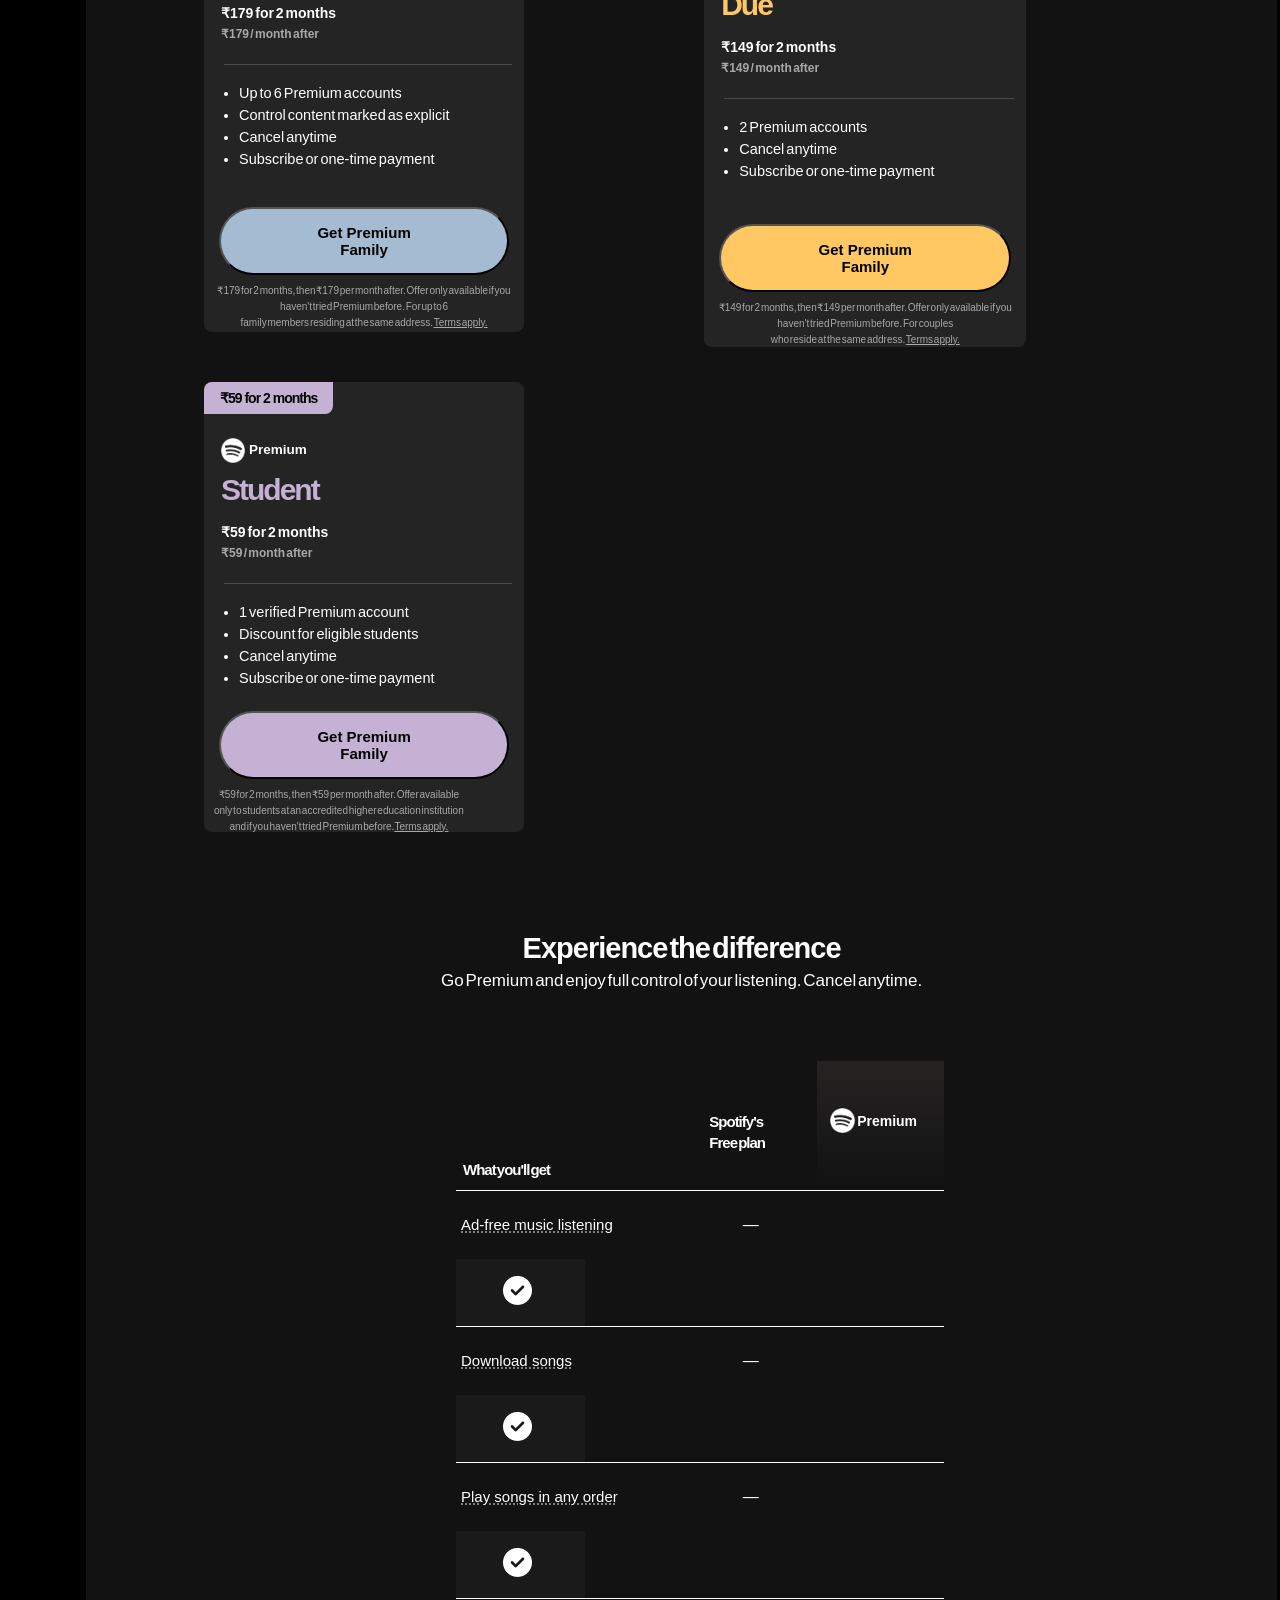
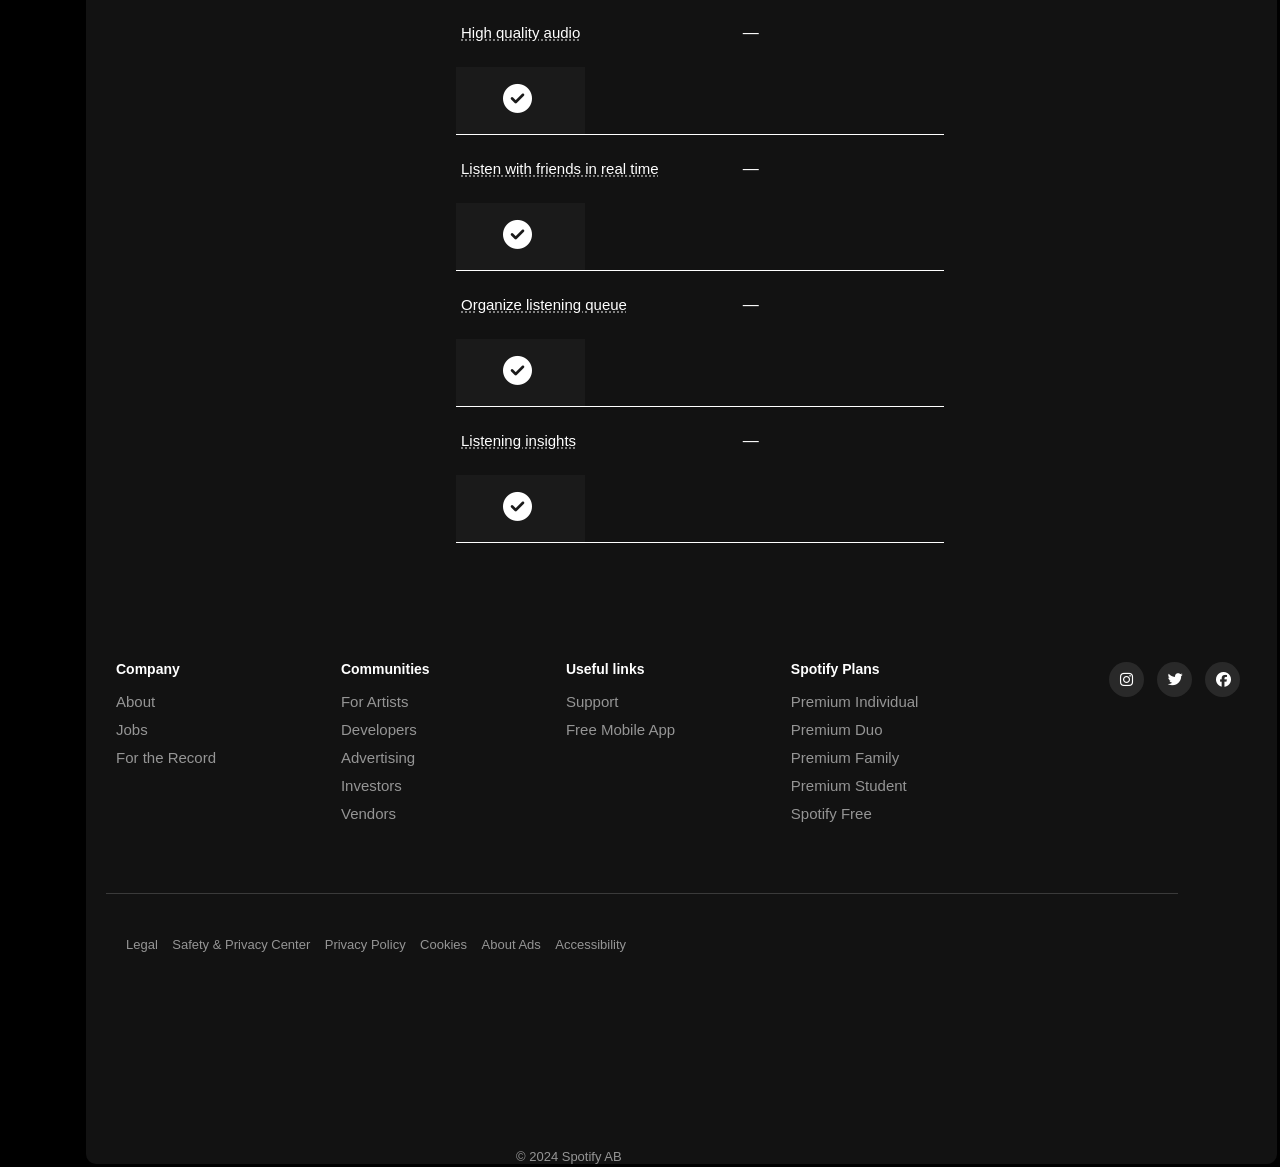
<file: expolr.html>
<!DOCTYPE html>
<html lang="en">
<head>
    <meta charset="UTF-8">
    <meta name="viewport" content="width=device-width, initial-scale=1.0">
    
    <title>Spotify - Web Player: Music for everyone</title>
    <link rel="icon" sizes="32x32" type="image/png" href="https://open.spotifycdn.com/cdn/images/favicon32.b64ecc03.png">

    <link rel="stylesheet" href="./fontawesome-free-6.5.2-web/css/all.css" />
    <link rel="stylesheet" href="./css/spotify.css">
</head>
<body bgcolor="black" text="white" style="font-family: Verdana, sans-serif;">
    <!-- content bar -->
    <div class="icon-bar">
        <div class="icon">
            <ul>
                <li><a href="./index.html" title="Home"><i class="fa-solid fa-house"></i></a></li>
                <li><a href="./serching-page.html" title="Search"><i class="fa-solid fa-magnifying-glass active-menu-2"></i></a></li>
            </ul>
        </div>
        <div class="icon-2  ">
            <ul>
                <li><a href="" title="Expand Your Library"><i class="fa-solid fa-bars"></i></a></li>
                <li><a href="" title="Create Playlist or folder"><i class="fa-solid fa-plus"></i></a></li>
            </ul>
        </div>
    </div>
    <!-- content bar end -->
    <!-- main content  -->
    <div class="explore-main-box">
        <!--explore navigation menu  -->
        <div class="explore-navigation-bar">
            <div class="button">
                <a href="" title="Go back"><i class="fa-solid fa-angle-left"></i></a>
                <a href="" title="Go forwed"><i class="fa-solid fa-angle-right"></i></a>
            </div>
            <div class="app-info">
                <a href="" title="Upgrade to Premium">Explore Premium</a>
                <a href=""><i class="fa-regular fa-circle-down"></i>Install App</a>
                <a href="" title="What's New"><i class="fa-solid fa-bell"></i></a>
                <a href=""><i class="fa-solid fa-user-tie"></i></a>
            </div>  
        <p class="clear"></p>
        </div>
        <!--explore navigation menu end -->
        <!-- plan menu -->
         <div class="plan-menu">
            <h3>Listen without limits. Try 2 months of Premium for <br> ₹119.</h3>
            <p>Only ₹119/month after. Cancel anytime.</p>
            <div class="Premium-button">
                <button class="Premium">
                    <span>Get Premium Individual</span>
                </button>
                <button class="plan">
                    <span>View all plans</span>
                </button>
            </div>
            <p class="hedline">
                ₹119 for 2 months, then ₹119 per month after. Offer only available if you haven't tried Premium before. <a href="">Terms apply.</a>
            </p>
         </div>
         <div class="affordable-plans"> 
            <h2>Affordable plans for any situation</h2>
            <p>Choose a Premium plan and listen to ad-free music without limits on your phone, <br>speaker, and other devices. Pay in various ways. Cancel anytime.</p>
         </div>
         <div class="payment-method">
            <div><img src="./image/payment/upi.svg" alt=""></div>
            <div><img src="./image/payment/phonepe.svg" alt=""></div>
            <div><img src="./image/payment/google-pay.svg" alt=""></div>
            <div><img src="./image/payment/paytm.svg" alt=""></div>
            <p class="clear"></p>
         </div>
         <div class="payment-more">
            <a href="">+6 more</a>
            <div class="payment-submenu">
                <div><img src="./image/payment/amazon-pay.svg" alt=""></div>
                <div><img src="./image/payment/bhim.svg" alt=""></div>
                <div><img src="./image/payment/visa.svg" alt=""></div>
                <div><img src="./image/payment/mastercard.svg" alt=""></div>
                <div><img src="./image/payment/amex.svg" alt=""></div>
                <div><img src="./image/payment/diners.svg" alt=""></div>
                <p class="clear"></p>
            </div>
         </div>
         <div class="plans">
            <div><h2>All Premium plans include</h2></div>
            <div>
                <ul>
                    <li><i class="fa-solid fa-check"></i>Ad-free music listening</li>
                    <li><i class="fa-solid fa-check"></i>Download to listen offline</li>
                    <li><i class="fa-solid fa-check"></i>Play songs in any order</li>
                    <li><i class="fa-solid fa-check"></i>High audio quality</li>
                    <li><i class="fa-solid fa-check"></i>Listen with friends in real time</li>
                    <li><i class="fa-solid fa-check"></i>Organize listening queue</li>
                    <li><i class="fa-solid fa-check"></i>Listening insights (not in Mini)</li>
                </ul>
            </div>
            <p class="clear"></p>
         </div>
         <div class="plan-box">
            <div class="mini">
                <div class="logo">
                    <img src="./image/payment/Spotify_Primary_Logo_RGB_White.png" alt="">
                </div>
                <div class="catagery"><h5>Premium</h5></div>
                <p class="clear"></p>
                <div class="timing">
                    <p>Mini</p>
                    <h4>₹7 for 1 day <br>₹25 for 1 week</h4>
                </div>
                <div class="notes">
                    <ul>
                        <li>1 mobile-only Premium account</li>
                        <li>Offline listening of up to 30 songs on 1 <br>device</li>
                        <li>One-time payment</li>
                        <li>Basic audio quality</li>
                    </ul>
                </div>
                <div>
                    <button>
                        Get Premium Mini
                    </button>
                </div>
                <div class="info">
                    <a href="">Terms apply.</a>
                </div>
            </div>
            <div class="individual">
                <div class="logo">
                    <img src="./image/payment/Spotify_Primary_Logo_RGB_White.png" alt="">
                </div>
                <div class="catagery"><h5>Premium</h5></div>
                <p class="clear"></p>
                <div class="timing">
                    <p>Individual</p>
                    <h4>₹119 for 2 months <br><span>₹119 / month after</span></h4>
                </div>
                <div class="notes">
                    <ul>
                        <li>1 Premium account</li>
                        <li>Cancel anytime</li>
                        <li>Subscribe or one-time payment</li>
                    </ul>
                </div>
                <div>
                    <button>
                        Get Premium Individual
                    </button>
                </div>
                <div class="info-ind">
                    ₹119 for 2 months, then ₹119 per month after. Offer only available if you haven't tried Premium before.<a href="">Terms apply.</a> 
                </div>
                <div class="individual-submenu">
                    <h4>₹119 for 2 months</h4>
                </div>
            </div>
            <div class="family">
                <div class="logo">
                    <img src="./image/payment/Spotify_Primary_Logo_RGB_White.png" alt="">
                </div>
                <div class="catagery"><h5>Premium</h5></div>
                <p class="clear"></p>
                <div class="timing">
                    <p>Family</p>
                    <h4>₹179 for 2 months<br><span>₹179 / month after</span></h4>
                </div>
                <div class="notes">
                    <ul>
                        <li>Up to 6 Premium accounts</li>
                        <li>Control content marked as explicit</li>
                        <li>Cancel anytime</li>
                        <li>Subscribe or one-time payment</li>
                    </ul>
                </div>
                <div>
                    <button>
                        Get Premium Family
                    </button>
                </div>
                <div class="info-ind">
                    ₹179 for 2 months, then ₹179 per month after. Offer only available if you haven't tried Premium before. For up to 6  <br>family members residing at the same address. <a href="">Terms apply.</a> 
                </div>
                <div class="family-submenu">
                    <h4>₹179 for 2 months</h4>
                </div>
            </div>
            <div class="due">
                <div class="logo">
                    <img src="./image/payment/Spotify_Primary_Logo_RGB_White.png" alt="">
                </div>
                <div class="catagery"><h5>Premium</h5></div>
                <p class="clear"></p>
                <div class="timing">
                    <p>Due</p>
                    <h4>₹149 for 2 months<br><span>₹149 / month after</span></h4>
                </div>
                <div class="notes">
                    <ul>
                        <li>2 Premium accounts</li>
                        <li>Cancel anytime</li>
                        <li>Subscribe or one-time payment</li>
                    </ul>
                </div>
                <div>
                    <button>
                        Get Premium Family
                    </button>
                </div>
                <div class="info-ind">
                    ₹149 for 2 months, then ₹149 per month after. Offer only available if you haven't tried Premium before. For couples  <br>who reside at the same address. <a href="">Terms apply.</a>
                </div>
                <div class="due-submenu">
                    <h4>₹149 for 2 months</h4>
                </div>
            </div>
            <div class="Student">
                <div class="logo">
                    <img src="./image/payment/Spotify_Primary_Logo_RGB_White.png" alt="">
                </div>
                <div class="catagery"><h5>Premium</h5></div>
                <p class="clear"></p>
                <div class="timing">
                    <p>Student</p>
                    <h4>₹59 for 2 months<br><span>₹59 / month after</span></h4>
                </div>
                <div class="notes">
                    <ul>
                        <li>1 verified Premium account</li>
                        <li>Discount for eligible students</li>
                        <li>Cancel anytime</li>
                        <li>Subscribe or one-time payment</li>
                    </ul>
                </div>
                <div>
                    <button>
                        Get Premium Family
                    </button>
                </div>
                <div class="info-ind">
                    ₹59 for 2 months, then ₹59 per month after. Offer available <br>only to students at an accredited higher education institution <br>and if you haven't tried Premium before.<a href="">Terms apply.</a>
                </div>
                <div class="Student-submenu">
                    <h4>₹59 for 2 months</h4>
                </div>
            </div>
            <p class="clear"></p>
         </div>
         <div class="experience-the-difference">
            <h1>Experience the difference</h1>
            <p>Go Premium and enjoy full control of your listening. Cancel anytime.</p>
         </div> 
         <div class="plan-chart">
            <div class="plan-header">
                <div class="What-you-get">What you'll get</div>
                <div class="free-plan">Spotify's <br>Free plan</div>
                <div class="premium">
                    <div class="logo">
                        <img src="./image/payment/Spotify_Primary_Logo_RGB_White.png" alt="">
                    </div>
                    <div>
                        <h4>Premium</h4>
                    </div>
                    <p class="clear"></p>
                </div>
            </div>
            <div class="plan-info">
                <div class="What-you-get-info">Ad-free music listening</div>
                <div class="free-plan-info">—</div>
                <div class="premium-info"><i class="fa-solid fa-circle-check"></i></div>
                <div class="addsub-info">
                    Listen to music without ad breacks.
                </div>
                <p class="clear"></p>
            </div>
            <div class="plan-info">
                <div class="What-you-get-info">Download songs</div>
                <div class="free-plan-info">—</div>
                <div class="premium-info"><i class="fa-solid fa-circle-check"></i></div>
                <div class="songsub-info">
                    Download your albums and <br>playlists and take them anywhere <br>your internet can't go.
                    <br>
                    Mini Premium: You can download <br>up to 30 songs on 1 mobile device. 
                    <br>
                    Premium Plans:You can download <br>up to 10,000 songs each on up to <br>5 different devices.
                </div>
                <p class="clear"></p>
            </div>
            <div class="plan-info">
                <div class="What-you-get-info">Play songs in any order</div>
                <div class="free-plan-info">—</div>
                <div class="premium-info"><i class="fa-solid fa-circle-check"></i></div>
                <div class="ordersub-info">
                    Full control over your listening: <br>repeat song, play your favorite <br>parts again, and listen to albums <br>in order
                </div>
                <p class="clear"></p>
            </div>
            <div class="plan-info">
                <div class="What-you-get-info">High quality audio</div>
                <div class="free-plan-info">—</div>
                <div class="premium-info"><i class="fa-solid fa-circle-check"></i></div>
                <div class="audiosub-info">
                    Free Plan: Basic quality audio <br> (~160kbit/s)
                    <br>
                    Premium Plans: High quality audio <br> (~320kbit/s)
                </div>
                <p class="clear"></p>
            </div>
            <div class="plan-info">
                <div class="What-you-get-info">Listen with friends in real time</div>
                <div class="free-plan-info">—</div>
                <div class="premium-info"><i class="fa-solid fa-circle-check"></i></div>
                <div class="audiosub-info">
                    Everyone's invited, no matter <br> where they are. Control what <br> plays together.
                    <br>
                    Friend can listen together and <br> control what plays on a speaker.
                </div>
                <p class="clear"></p>
            </div>
            <div class="plan-info">
                <div class="What-you-get-info">Organize listening queue</div>
                <div class="free-plan-info">—</div>
                <div class="premium-info"><i class="fa-solid fa-circle-check"></i></div>
                <div class="audiosub-info">
                    Add to, remove, or reorder what's<br> playing next.
                </div>
                <p class="clear"></p>
            </div>
            <div class="plan-info">
                <div class="What-you-get-info">Listening insights</div>
                <div class="free-plan-info">—</div>
                <div class="premium-info"><i class="fa-solid fa-circle-check"></i></div>
                <div class="audiosub-info">
                    Discover your top artists, song,<br>and more with Your Sound <br>Capsule. Get new highlights <br>about your listening every week. <br>Not included in premium Mini.
                </div>
                <p class="clear"></p>
            </div>
            <p class="clear"></p>
         </div>
        <!-- plan menu end -->
         
            <!-- footer part  -->
            <div class="footer-content">
                <div>
                <h3>Company</h3>
                    <ul>
                        <li><a href="">About</a></li>
                        <li><a href="">Jobs</a></li>
                        <li><a href="">For the Record</a></li>
                    </ul>
                </div>
                <div>
                <h3>Communities</h3>
                    <ul>
                        <li><a href="">For Artists</a></li>
                        <li><a href="">Developers</a></li>
                        <li><a href="">Advertising</a></li>
                        <li><a href="">Investors</a></li>
                        <li><a href="">Vendors</a></li>
                    </ul>
                </div>
                <div>
                <h3>Useful links</h3>
                    <ul>
                        <li><a href="">Support</a></li>
                        <li><a href="">Free Mobile App</a></li>
                    </ul>
                </div>
                <div>
                <h3>Spotify Plans</h3>
                    <ul>
                        <li><a href="">Premium Individual</a></li>
                        <li><a href="">Premium Duo</a></li>
                        <li><a href="">Premium Family</a></li>
                        <li><a href="">Premium Student</a></li>
                        <li><a href="">Spotify Free</a></li>
                    </ul>
                </div>
                <div class="social-midea-icon">
                    <ul>
                        <li><a href="https://instagram.com/spotify"><i class="fa-brands fa-instagram"></i></a></li>
                        <li><a href="https://twitter.com/spotify"><i class="fa-brands fa-twitter"></i></a></li>
                        <li><a href="https://www.facebook.com/Spotify"><i class="fa-brands fa-facebook"></i></a></li>
                    </ul>
                </div>
                <p class="clear"></p>
            </div>
            <div class="notes">
                <div class="notes-1">
                    <ul>
                        <li><a href="">Legal</a></li>
                        <li><a href="">Safety & Privacy Center</a></li>
                        <li><a href="">Privacy Policy</a></li>
                        <li><a href="">Cookies</a></li>
                        <li><a href="">About Ads</a></li>
                        <li><a href="">Accessibility</a></li>
                    </ul>
                </div>
                <div class="notes-2">
                    © 2024 Spotify AB
                </div>
                <p class="clera"></p>
            </div>
     <!-- footer part end -->
    </div>  
    <p class="clear"></p>
   <!-- music bar -->
   <div class="music-bar">
       <div class="music-controls">
        <span><i class="fa-solid fa-shuffle"></i><i class="fa-solid fa-backward-step" title="Previous"></i><i class="fa-solid fa-circle-play" title="Play"></i><i class="fa-solid fa-forward-step" title="Next"></i><i class="fa-solid fa-repeat" title="Enebal repeat"></i></span>
        <div class="slider">
            0:00 <input type="range" name="" id="">3:25
        </div>
       </div>
       <div class="music-content-3">
            <div class="media-1">
                <span><i class="fa-regular fa-square-caret-right" title="Now playing view"></i><i class="fa-solid fa-microphone"title="Lyrics"></i><i class="fa-solid fa-bars" title="Queue"></i><i class="fa-solid fa-laptop-file" title="Connect to a Device"></i></span>
            </div>
            <div class="sound">
                <i class="fa-solid fa-volume-low"  title="muet"></i><input type="range" name="" id="">
            </div>
            <div class="media-2">
                <i class="fa-solid fa-minimize" title="Open miniplayer"></i><i class="fa-solid fa-up-right-and-down-left-from-center" title="Full screen"></i>  
            </div>
       </div>
    </div>
   <!-- music bar end -->
</body>
</html>
</file>
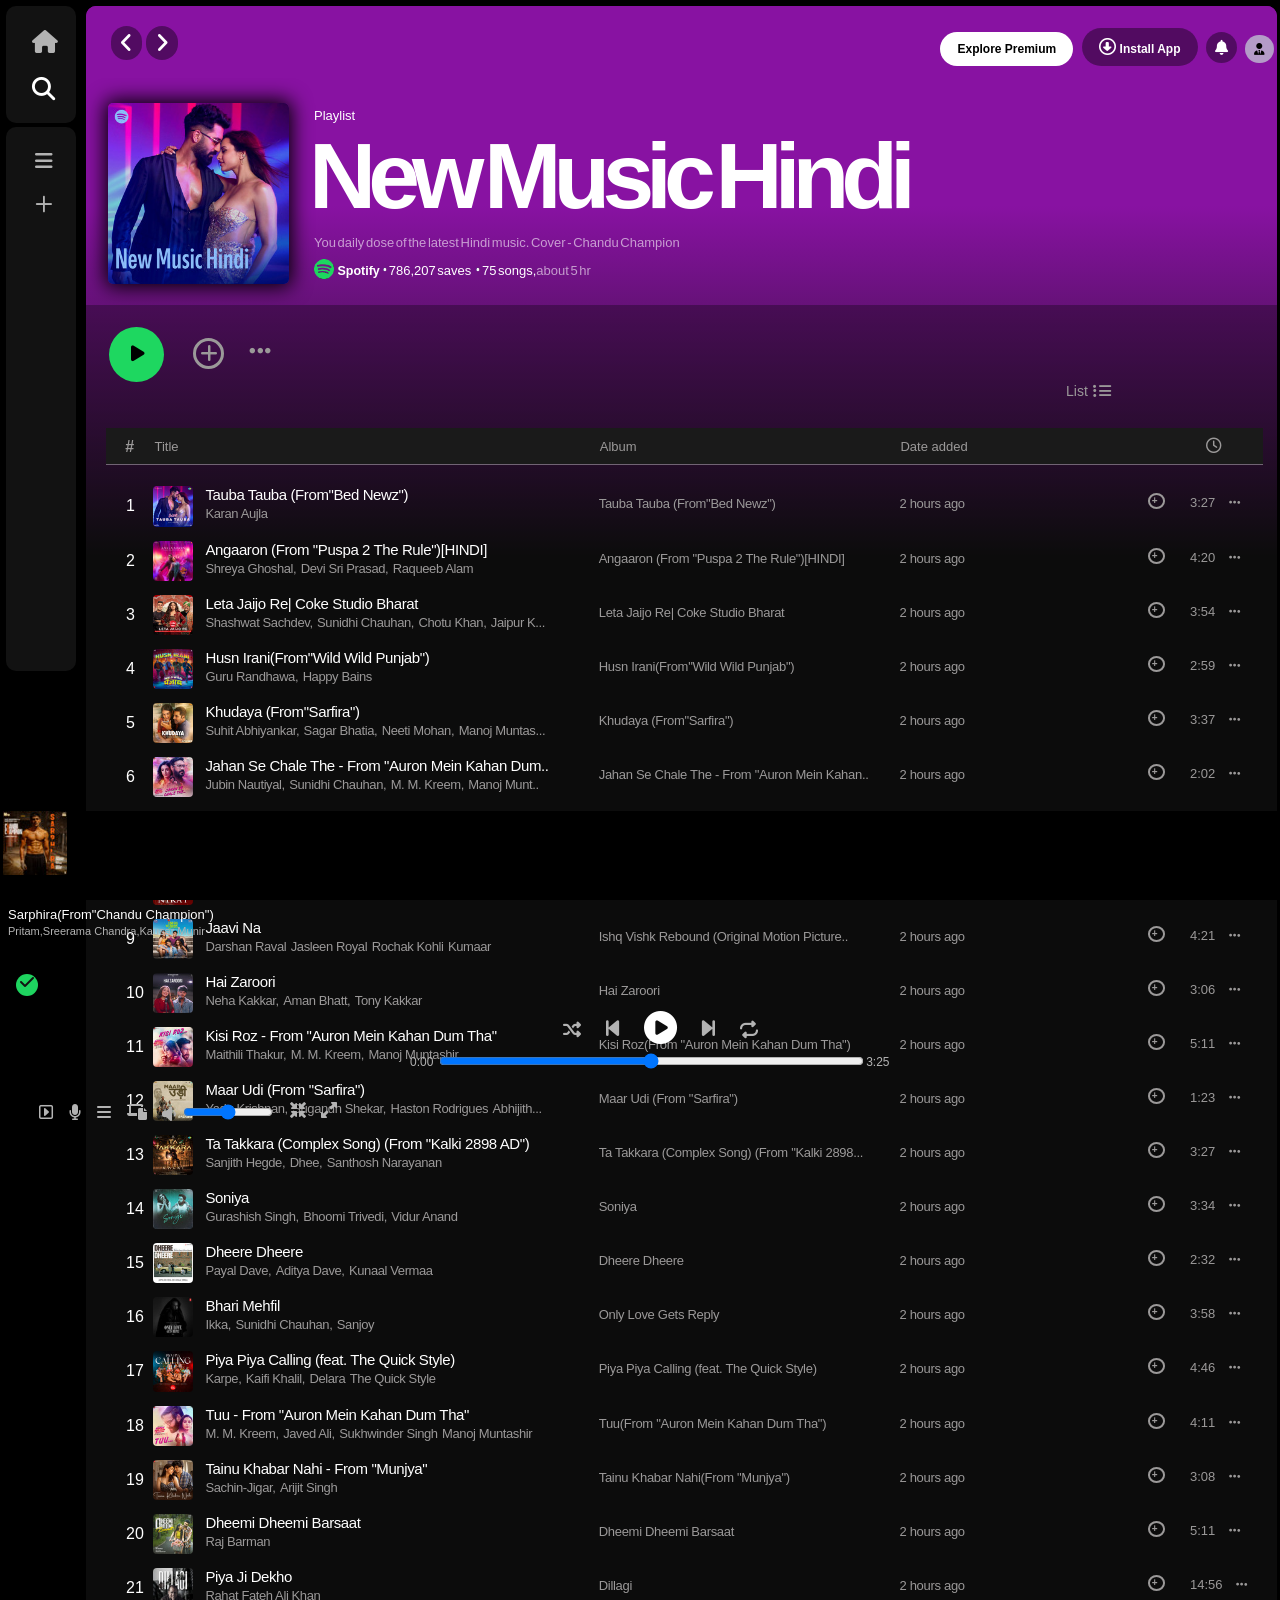
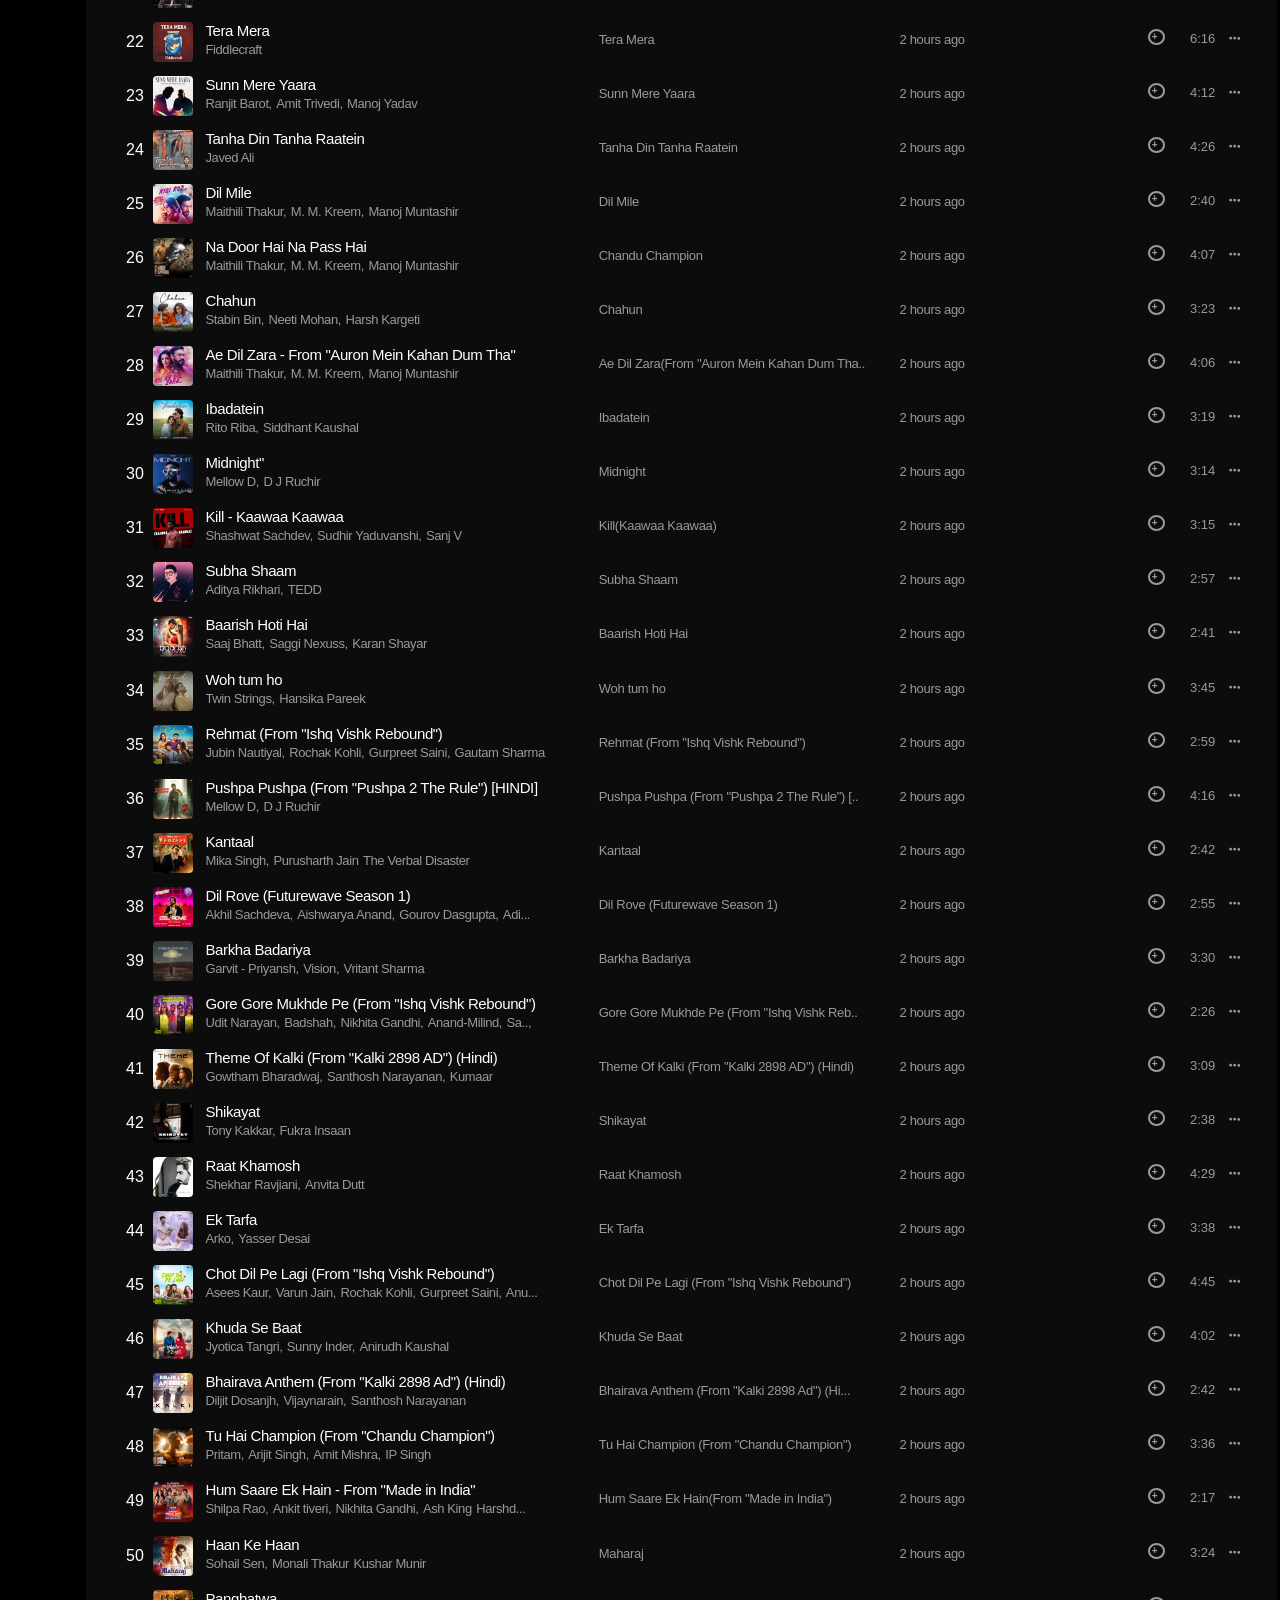
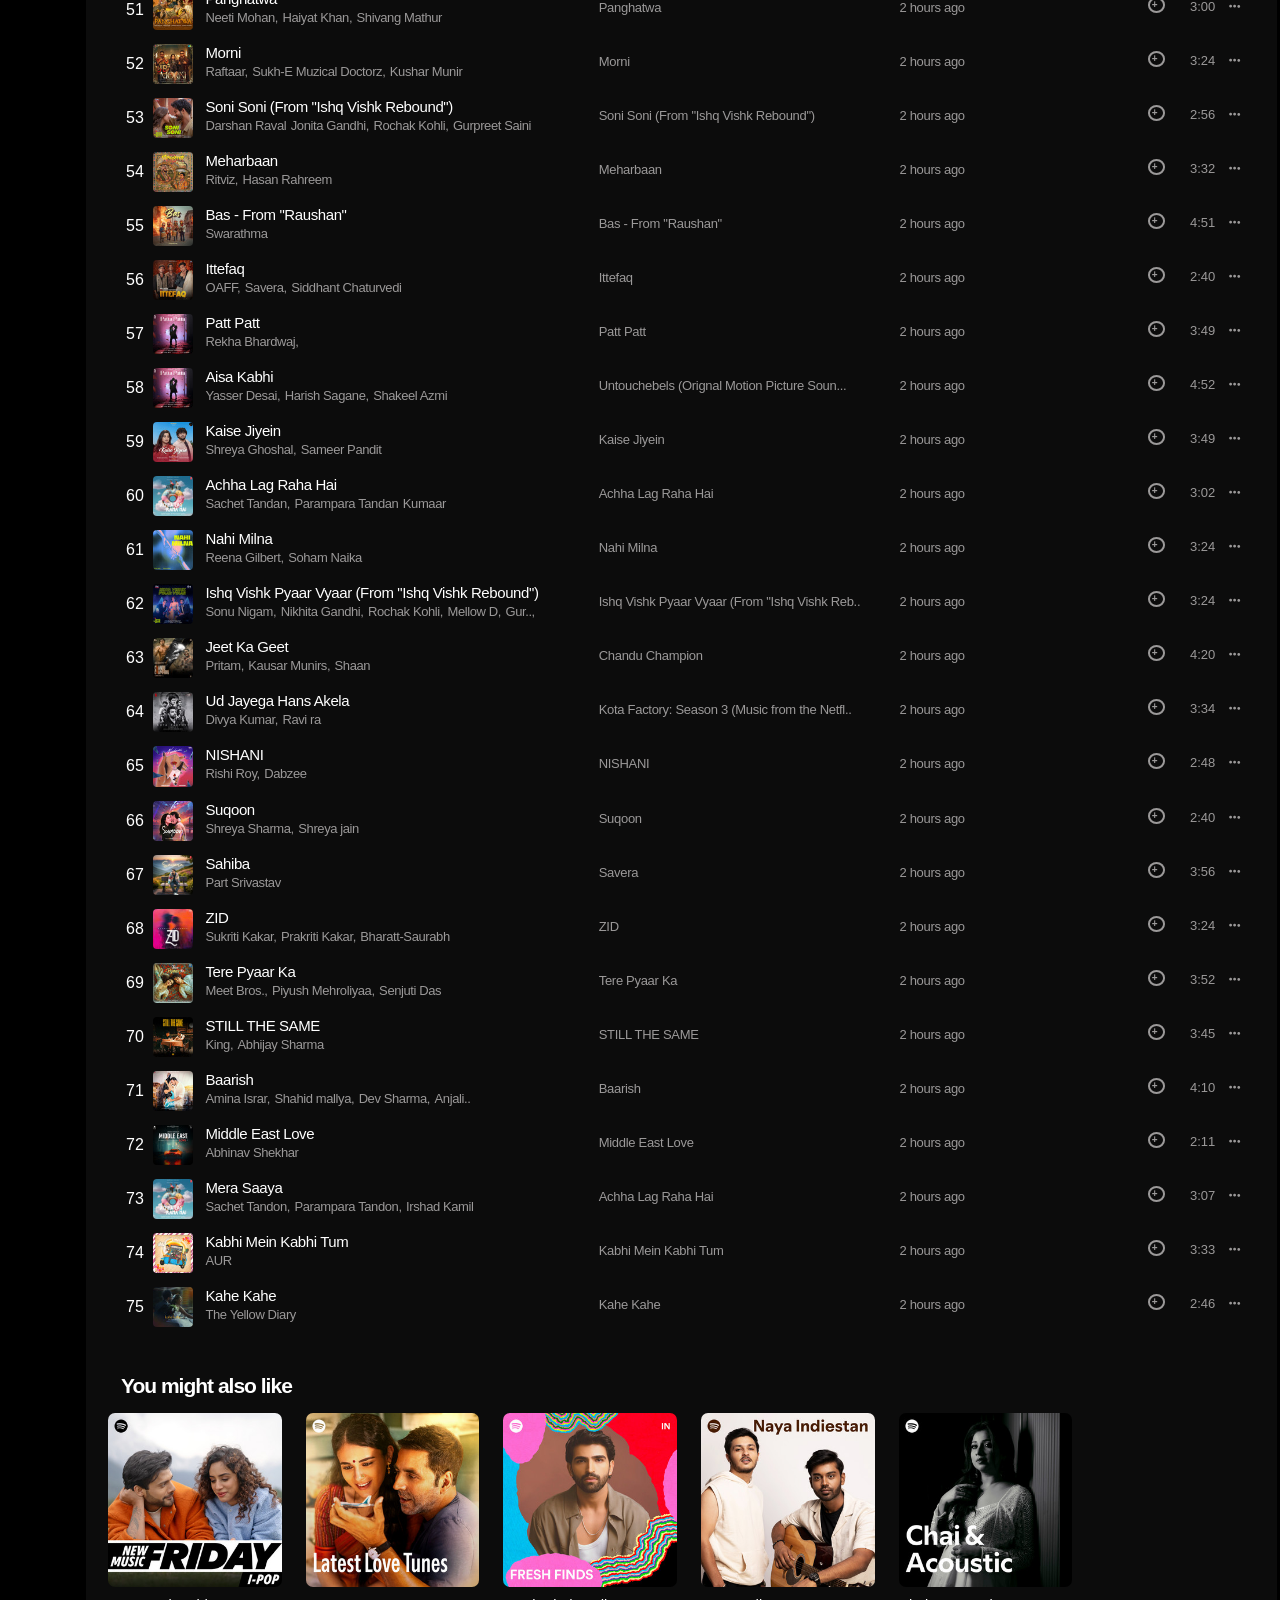
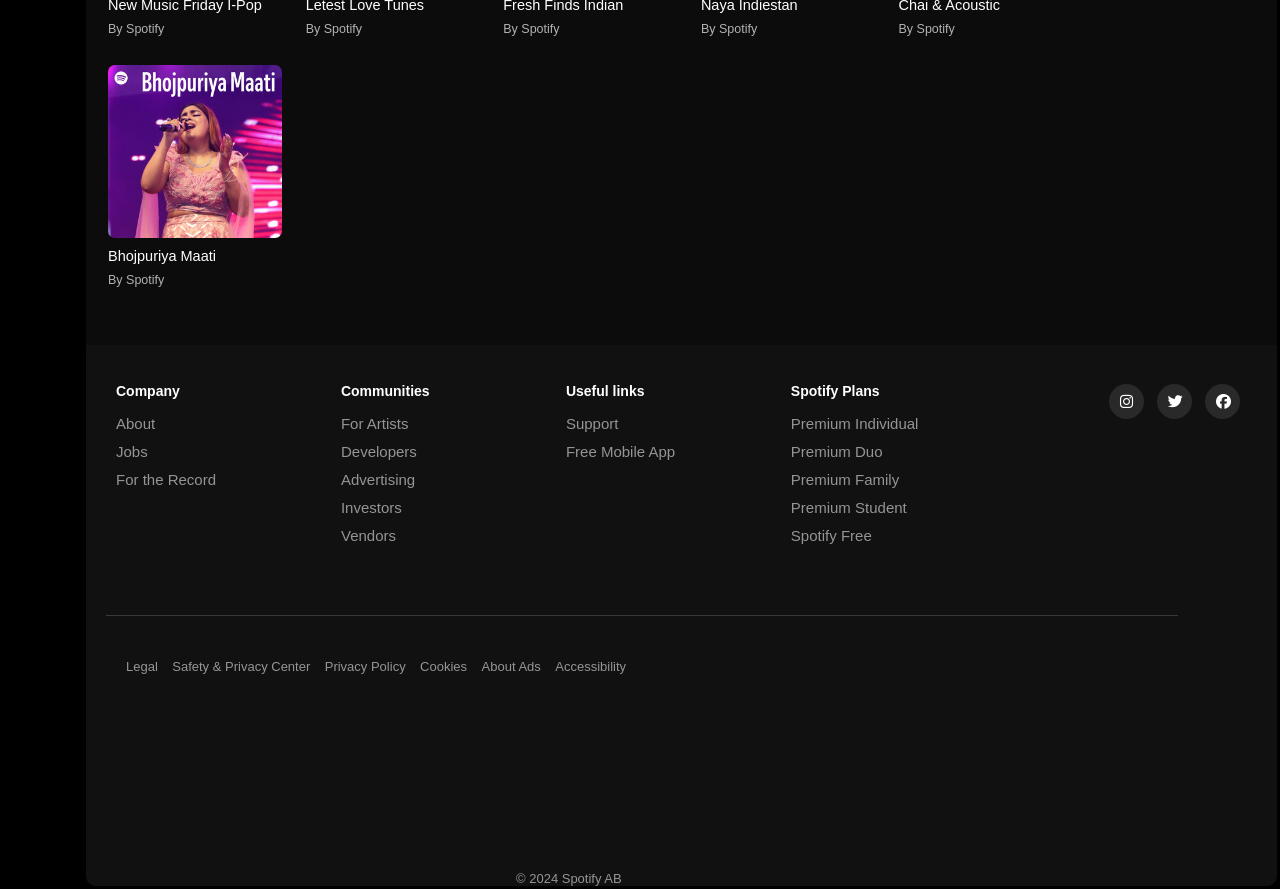
<file: music-album.html>
<!DOCTYPE html>
<html lang="en">
<head>
    <meta charset="UTF-8">
    <meta name="viewport" content="width=device-width, initial-scale=1.0">
    
    <title>Spotify - Web Player: Music for everyone</title>
    <link rel="icon" sizes="32x32" type="image/png" href="https://open.spotifycdn.com/cdn/images/favicon32.b64ecc03.png">

    <link rel="stylesheet" href="./fontawesome-free-6.5.2-web/css/all.css" />
    <link rel="stylesheet" href="./css/spotify.css">
</head>
<body bgcolor="black" text="white" style="font-family: Verdana, sans-serif;">
    <!-- content bar -->
    <div class="icon-bar">
        <div class="icon">
            <ul>
                <li><a href="./index.html" title="Home"><i class="fa-solid fa-house"></i></a></li>
                <li><a href="./serching-page.html" title="Search"><i class="fa-solid fa-magnifying-glass active-menu-2"></i></a></li>
            </ul>
        </div>
        <div class="icon-2  ">
            <ul>
                <li><a href="" title="Expand Your Library"><i class="fa-solid fa-bars"></i></a></li>
                <li><a href="" title="Create Playlist or folder"><i class="fa-solid fa-plus"></i></a></li>
            </ul>
        </div>
    </div>
    <!-- content bar end -->
    <!-- main content  -->
    <div class="music-album-main-box">
        <!--music album navigation menu  -->
        <div class="music-album-navigation-bar">
            <div class="button">
                <a href="" title="Go back"><i class="fa-solid fa-angle-left"></i></a>
                <a href="" title="Go forwed"><i class="fa-solid fa-angle-right"></i></a>
            </div>
            <div class="app-info">
                <a href="./expolr.html" title="Upgrade to Premium">Explore Premium</a>
                <a href=""><i class="fa-regular fa-circle-down"></i>Install App</a>
                <a href="" title="What's New"><i class="fa-solid fa-bell"></i></a>
                <a href=""><i class="fa-solid fa-user-tie"></i></a>
            </div>  
        <p class="clear"></p>
        </div>
        <!--music album navigation menu end -->
            <!-- misic-album-main content -->
             <div class="music-info">
                <div class="content-img">
                    <img src="./image/music-album/1.jpeg" alt="">
                </div>
                <div class="content-bar">
                    <p>Playlist</p>
                    <h1>New Music Hindi</h1>
                    <span>You daily dose of the latest Hindi music. Cover - Chandu Champion</span> <br>
                    <span class="spotify-logo"><img src="./image/music-album/spotify_simbol.png" alt="" title="spotify  "> <a href="">Spotify</a><span><img src="./image/music-album/Screenshot.png" alt="">786,207 saves <img src="./image/music-album/Screenshot.png" alt="">75 songs,</span><span class="note">about 5 hr</span></span>
                </div>
             </div>
             <p class="clear"></p>
            <!-- music-album-main content end -->
             <!-- song-album  -->
              <div class="song-album-heder">
                <div class="play-button">
                    <a href=""><i class="fa-solid fa-play"></i></a>
                    <div class="submenu">
                        play New Music Hindi
                    </div>
                </div>
                <div class="add-button">
                    <a href=""><i class="fa-solid fa-plus"></i></a>
                    <div class="submenu">
                        Save to Your Library
                    </div>
                </div>
                <div class="more-button">
                    <a href=""><i class="fa-solid fa-ellipsis"></i></a>
                    <div class="submenu">
                        More Options for New Music Hindi
                    </div>
                </div>
                <div class="list-button">
                    <a href="">List<i class="fa-solid fa-ellipsis-vertical"></i><i class="fa-solid fa-bars"></i></a>
                </div>
                <p class="clear"></p>
                <!-- song menu  -->
               <div class="song-menu">
               <table>
                <thead>
                    <tr class="heading">
                        <td>#</td>
                        <td>Title</td>
                        <td>Album</td>
                        <td>Date added</td>
                        <td><i class="fa-regular fa-clock"></i></td>
                    </tr>
                </thead>
                <tbody>
                    <tr>
                        <td></td>
                        <td></td>
                        <td></td>
                        <td></td>
                        <td></td>
                    </tr>
                    <tr class="details">
                        <td class="leyer">
                            <div class="submenu">
                                <i class="fa-solid fa-play"></i>
                            </div>
                            <div>1</div>
                        </td>
                        <td>
                            <div class="song-img"><img src="./image/music-album/s-1.jpeg" alt=""></div>
                            <div class="song-name">
                                <a href="">Tauba Tauba (From"Bed Newz")</a> <br>
                                <a href="" class="singer-name">Karan Aujla</a>
                            </div>
                            <p class="clear"></p>
                        </td>
                        <td> <a href="">Tauba Tauba (From"Bed Newz")</a></td>
                        <td><p>2 hours ago</p></td>
                        <td>
                            <div class="add-button-2">+
                                <div class="add-button-2-submenu">
                                    Add to Liked Songs
                                </div>
                            </div>
                            <span class="more-option"><span>3:27</span> <i class="fa-solid fa-ellipsis"></i>
                                <div class="more-option-submenu">
                                    More option for Tauba Tauba (From"Bed Newz") by Karan Aujla
                                </div>
                            </span>
                        </td>
                    </tr>
                    <tr class="details">
                        <td class="leyer">
                            <div class="submenu">
                                <i class="fa-solid fa-play"></i>
                            </div>
                            <div>2</div>
                        </td>
                        <td>
                            <div class="song-img"><img src="./image/music-album/2.jpeg" alt=""></div>
                            <div class="song-name">
                                <a href="">Angaaron (From "Puspa 2 The Rule")[HINDI]</a> <br>
                                <a href="" class="singer-name">Shreya Ghoshal,</a>
                                <a href="" class="singer-name">Devi Sri Prasad,</a>
                                <a href="" class="singer-name">Raqueeb Alam</a>
                            </div>
                            <p class="clear"></p>
                        </td>
                        <td> <a href="">Angaaron (From "Puspa 2 The Rule")[HINDI]</a></td>
                        <td><p>2 hours ago</p></td>
                        <td>
                            <div class="add-button-2">+
                                <div class="add-button-2-submenu">
                                    Add to Liked Songs
                                </div>
                            </div>
                            <span class="more-option"><span>4:20</span> <i class="fa-solid fa-ellipsis"></i>
                                <div class="more-option-submenu">
                                    More option for Tauba Tauba (From"Bed Newz") by Karan Aujla
                                </div>
                            </span>
                        </td>
                    </tr>
                    <tr class="details">
                        <td class="leyer">
                            <div class="submenu">
                                <i class="fa-solid fa-play"></i>
                            </div>
                            <div>3</div>
                        </td>
                        <td>
                            <div class="song-img"><img src="./image/music-album/3.jpeg" alt=""></div>
                            <div class="song-name">
                                <a href="">Leta Jaijo Re| Coke Studio Bharat</a> <br>
                                <a href="" class="singer-name">Shashwat Sachdev,</a>
                                <a href="" class="singer-name">Sunidhi Chauhan,</a>
                                <a href="" class="singer-name">Chotu Khan,</a>
                                <a href="" class="singer-name">Jaipur K...</a>
                            </div>
                            <p class="clear"></p>
                        </td>
                        <td> <a href="">Leta Jaijo Re| Coke Studio Bharat</a></td>
                        <td><p>2 hours ago</p></td>
                        <td>
                            <div class="add-button-2">+
                                <div class="add-button-2-submenu">
                                    Add to Liked Songs
                                </div>
                            </div>
                            <span class="more-option"><span>3:54</span> <i class="fa-solid fa-ellipsis"></i>
                                <div class="more-option-submenu">
                                    More option for Tauba Tauba (From"Bed Newz") by Karan Aujla
                                </div>
                            </span>
                        </td>
                    </tr>
                    <tr class="details">
                        <td class="leyer">
                            <div class="submenu">
                                <i class="fa-solid fa-play"></i>
                            </div>
                            <div>4</div>
                        </td>
                        <td>
                            <div class="song-img"><img src="./image/music-album/4.jpeg" alt=""></div>
                            <div class="song-name">
                                <a href="">Husn Irani(From"Wild Wild Punjab")</a> <br>
                                <a href="" class="singer-name">Guru Randhawa,</a>
                                <a href="" class="singer-name">Happy Bains</a>
                            </div>
                            <p class="clear"></p>
                        </td>
                        <td> <a href="">Husn Irani(From"Wild Wild Punjab")</a></td>
                        <td><p>2 hours ago</p></td>
                        <td>
                            <div class="add-button-2">+
                                <div class="add-button-2-submenu">
                                    Add to Liked Songs
                                </div>
                            </div>
                            <span class="more-option"><span>2:59</span> <i class="fa-solid fa-ellipsis"></i>
                                <div class="more-option-submenu">
                                    More option for Tauba Tauba (From"Bed Newz") by Karan Aujla
                                </div>
                            </span>
                        </td>
                    </tr>
                    <tr class="details">
                        <td class="leyer">
                            <div class="submenu">
                                <i class="fa-solid fa-play"></i>
                            </div>
                            <div>5</div>
                        </td>
                        <td>
                            <div class="song-img"><img src="./image/music-album/5.jpeg" alt=""></div>
                            <div class="song-name">
                                <a href="">Khudaya (From"Sarfira")</a> <br>
                                <a href="" class="singer-name">Suhit Abhiyankar,</a>
                                <a href="" class="singer-name">Sagar Bhatia,</a>
                                <a href="" class="singer-name">Neeti Mohan,</a>
                                <a href="" class="singer-name">Manoj Muntas...</a>
                            </div>
                            <p class="clear"></p>
                        </td>
                        <td> <a href="">Khudaya (From"Sarfira")</a></td>
                        <td><p>2 hours ago</p></td>
                        <td>
                            <div class="add-button-2">+
                                <div class="add-button-2-submenu">
                                    Add to Liked Songs
                                </div>
                            </div>
                            <span class="more-option"><span>3:37</span> <i class="fa-solid fa-ellipsis"></i>
                                <div class="more-option-submenu">
                                    More option for Tauba Tauba (From"Bed Newz") by Karan Aujla
                                </div>
                            </span>
                        </td>
                    </tr>
                    <tr class="details">
                        <td class="leyer">
                            <div class="submenu">
                                <i class="fa-solid fa-play"></i>
                            </div>
                            <div>6</div>
                        </td>
                        <td>
                            <div class="song-img"><img src="./image/music-album/6.jpeg" alt=""></div>
                            <div class="song-name">
                                <a href="">Jahan Se Chale The - From "Auron Mein Kahan Dum..</a> <br>
                                <a href="" class="singer-name">Jubin Nautiyal,</a>
                                <a href="" class="singer-name">Sunidhi Chauhan,</a>
                                <a href="" class="singer-name">M. M. Kreem,</a>
                                <a href="" class="singer-name">Manoj Munt..</a>
                            </div>
                            <p class="clear"></p>
                        </td>
                        <td> <a href="">Jahan Se Chale The - From "Auron Mein Kahan..</a></td>
                        <td><p>2 hours ago</p></td>
                        <td>
                            <div class="add-button-2">+
                                <div class="add-button-2-submenu">
                                    Add to Liked Songs
                                </div>
                            </div>
                            <span class="more-option"><span>2:02</span> <i class="fa-solid fa-ellipsis"></i>
                                <div class="more-option-submenu">
                                    More option for Tauba Tauba (From"Bed Newz") by Karan Aujla
                                </div>
                            </span>
                        </td>
                    </tr>
                    <tr class="details">
                        <td class="leyer">
                            <div class="submenu">
                                <i class="fa-solid fa-play"></i>
                            </div>
                            <div>7</div>
                        </td>
                        <td>
                            <div class="song-img"><img src="./image/music-album/7.jpeg" alt=""></div>
                            <div class="song-name">
                                <a href="">Sarphira (From "Chandu Champion")</a> <br>
                                <a href="" class="singer-name">Pritam,</a>
                                <a href="" class="singer-name">Sreerama Chandra,</a>
                                <a href="" class="singer-name">Kausar Munir</a>
                            </div>
                            <p class="clear"></p>
                        </td>
                        <td> <a href="">Sarphira (From "Chandu Champion")</a></td>
                        <td><p>2 hours ago</p></td>
                        <td>
                            <div class="add-button-2">+
                                <div class="add-button-2-submenu">
                                    Add to Liked Songs
                                </div>
                            </div>
                            <span class="more-option"><span>3:25</span> <i class="fa-solid fa-ellipsis"></i>
                                <div class="more-option-submenu">
                                    More option for Tauba Tauba (From"Bed Newz") by Karan Aujla
                                </div>
                            </span>
                        </td>
                    </tr>
                    <tr class="details">
                        <td class="leyer">
                            <div class="submenu">
                                <i class="fa-solid fa-play"></i>
                            </div>
                            <div>8</div>
                        </td>
                        <td>
                            <div class="song-img"><img src="./image/music-album/8.jpeg" alt=""></div>
                            <div class="song-name">
                                <a href="">Nikat (From "Kill")</a> <br>
                                <a href="" class="singer-name">Rekha Bhardwaj,</a>
                                <a href="" class="singer-name">Haroon-Gavin,</a>
                                <a href="" class="singer-name">Siddhant Kaushal</a>
                            </div>
                            <p class="clear"></p>
                        </td>
                        <td> <a href="">Nikat (From "Kill")</a></td>
                        <td><p>2 hours ago</p></td>
                        <td>
                            <div class="add-button-2">+
                                <div class="add-button-2-submenu">
                                    Add to Liked Songs
                                </div>
                            </div>
                            <span class="more-option"><span>3:06</span> <i class="fa-solid fa-ellipsis"></i>
                                <div class="more-option-submenu">
                                    More option for Tauba Tauba (From"Bed Newz") by Karan Aujla
                                </div>
                            </span>
                        </td>
                    </tr>
                    <tr class="details">
                        <td class="leyer">
                            <div class="submenu">
                                <i class="fa-solid fa-play"></i>
                            </div>
                            <div>9</div>
                        </td>
                        <td>
                            <div class="song-img"><img src="./image/music-album/9.jpeg" alt=""></div>
                            <div class="song-name">
                                <a href="">Jaavi Na</a> <br>
                                <a href="" class="singer-name">Darshan Raval</a>
                                <a href="" class="singer-name">Jasleen Royal</a>
                                <a href="" class="singer-name">Rochak Kohli</a>
                                <a href="" class="singer-name">Kumaar</a>
                            </div>
                            <p class="clear"></p>
                        </td>
                        <td> <a href="">Ishq Vishk Rebound (Original Motion Picture..</a></td>
                        <td><p>2 hours ago</p></td>
                        <td>
                            <div class="add-button-2">+
                                <div class="add-button-2-submenu">
                                    Add to Liked Songs
                                </div>
                            </div>
                            <span class="more-option"><span>4:21</span> <i class="fa-solid fa-ellipsis"></i>
                                <div class="more-option-submenu">
                                    More option for Tauba Tauba (From"Bed Newz") by Karan Aujla
                                </div>
                            </span>
                        </td>
                    </tr>
                    <tr class="details">
                        <td class="leyer">
                            <div class="submenu">
                                <i class="fa-solid fa-play"></i>
                            </div>
                            <div>10</div>
                        </td>
                        <td>
                            <div class="song-img"><img src="./image/music-album/10.jpeg" alt=""></div>
                            <div class="song-name">
                                <a href="">Hai Zaroori</a> <br>
                                <a href="" class="singer-name">Neha Kakkar,</a>
                                <a href="" class="singer-name">Aman Bhatt,</a>
                                <a href="" class="singer-name">Tony Kakkar</a>
                            </div>
                            <p class="clear"></p>
                        </td>
                        <td> <a href="">Hai Zaroori</a></td>
                        <td><p>2 hours ago</p></td>
                        <td>
                            <div class="add-button-2">+
                                <div class="add-button-2-submenu">
                                    Add to Liked Songs
                                </div>
                            </div>
                            <span class="more-option"><span>3:06</span> <i class="fa-solid fa-ellipsis"></i>
                                <div class="more-option-submenu">
                                    More option for Tauba Tauba (From"Bed Newz") by Karan Aujla
                                </div>
                            </span>
                        </td>
                    </tr>
                    <tr class="details">
                        <td class="leyer">
                            <div class="submenu">
                                <i class="fa-solid fa-play"></i>
                            </div>
                            <div>11</div>
                        </td>
                        <td>
                            <div class="song-img"><img src="./image/music-album/11.jpeg" alt=""></div>
                            <div class="song-name">
                                <a href="">Kisi Roz - From "Auron Mein Kahan Dum Tha"</a> <br>
                                <a href="" class="singer-name">Maithili Thakur,</a>
                                <a href="" class="singer-name">M. M. Kreem,</a>
                                <a href="" class="singer-name">Manoj Muntashir</a>
                            </div>
                            <p class="clear"></p>
                        </td>
                        <td> <a href="">Kisi Roz(From "Auron Mein Kahan Dum Tha")</a></td>
                        <td><p>2 hours ago</p></td>
                        <td>
                            <div class="add-button-2">+
                                <div class="add-button-2-submenu">
                                    Add to Liked Songs
                                </div>
                            </div>
                            <span class="more-option"><span>5:11</span> <i class="fa-solid fa-ellipsis"></i>
                                <div class="more-option-submenu">
                                    More option for Tauba Tauba (From"Bed Newz") by Karan Aujla
                                </div>
                            </span>
                        </td>
                    </tr>
                    <tr class="details">
                        <td class="leyer">
                            <div class="submenu">
                                <i class="fa-solid fa-play"></i>
                            </div>
                            <div>12</div>
                        </td>
                        <td>
                            <div class="song-img"><img src="./image/music-album/12.jpeg" alt=""></div>
                            <div class="song-name">
                                <a href="">Maar Udi (From "Sarfira")</a> <br>
                                <a href="" class="singer-name">Yadu Krishnan,</a>
                                <a href="" class="singer-name">Sugandh Shekar,</a>
                                <a href="" class="singer-name">Haston Rodrigues</a>
                                <a href="" class="singer-name">Abhijith...</a>
                            </div>
                            <p class="clear"></p>
                        </td>
                        <td> <a href="">Maar Udi (From "Sarfira")</a></td>
                        <td><p>2 hours ago</p></td>
                        <td>
                            <div class="add-button-2">+
                                <div class="add-button-2-submenu">
                                    Add to Liked Songs
                                </div>
                            </div>
                            <span class="more-option"><span>1:23</span> <i class="fa-solid fa-ellipsis"></i>
                                <div class="more-option-submenu">
                                    More option for Tauba Tauba (From"Bed Newz") by Karan Aujla
                                </div>
                            </span>
                        </td>
                    </tr>
                    <tr class="details">
                        <td class="leyer">
                            <div class="submenu">
                                <i class="fa-solid fa-play"></i>
                            </div>
                            <div>13</div>
                        </td>
                        <td>
                            <div class="song-img"><img src="./image/music-album/13.jpeg" alt=""></div>
                            <div class="song-name">
                                <a href="">Ta Takkara (Complex Song) (From "Kalki 2898 AD")</a> <br>
                                <a href="" class="singer-name">Sanjith Hegde,</a>
                                <a href="" class="singer-name">Dhee,</a>
                                <a href="" class="singer-name">Santhosh Narayanan</a>
                            </div>
                            <p class="clear"></p>
                        </td>
                        <td> <a href="">Ta Takkara (Complex Song) (From "Kalki 2898...</a></td>
                        <td><p>2 hours ago</p></td>
                        <td>
                            <div class="add-button-2">+
                                <div class="add-button-2-submenu">
                                    Add to Liked Songs
                                </div>
                            </div>
                            <span class="more-option"><span>3:27</span> <i class="fa-solid fa-ellipsis"></i>
                                <div class="more-option-submenu">
                                    More option for Tauba Tauba (From"Bed Newz") by Karan Aujla
                                </div>
                            </span>
                        </td>
                    </tr>
                    <tr class="details">
                        <td class="leyer">
                            <div class="submenu">
                                <i class="fa-solid fa-play"></i>
                            </div>
                            <div>14</div>
                        </td>
                        <td>
                            <div class="song-img"><img src="./image/music-album/14.jpeg" alt=""></div>
                            <div class="song-name">
                                <a href="">Soniya</a> <br>
                                <a href="" class="singer-name">Gurashish Singh,</a>
                                <a href="" class="singer-name">Bhoomi Trivedi,</a>
                                <a href="" class="singer-name">Vidur Anand</a>
                            </div>
                            <p class="clear"></p>
                        </td>
                        <td> <a href="">Soniya</a></td>
                        <td><p>2 hours ago</p></td>
                        <td>
                            <div class="add-button-2">+
                                <div class="add-button-2-submenu">
                                    Add to Liked Songs
                                </div>
                            </div>
                            <span class="more-option"><span>3:34</span> <i class="fa-solid fa-ellipsis"></i>
                                <div class="more-option-submenu">
                                    More option for Tauba Tauba (From"Bed Newz") by Karan Aujla
                                </div>
                            </span>
                        </td>
                    </tr>
                    <tr class="details">
                        <td class="leyer">
                            <div class="submenu">
                                <i class="fa-solid fa-play"></i>
                            </div>
                            <div>15</div>
                        </td>
                        <td>
                            <div class="song-img"><img src="./image/music-album/15.jpeg" alt=""></div>
                            <div class="song-name">
                                <a href="">Dheere Dheere</a> <br>
                                <a href="" class="singer-name">Payal Dave,</a>
                                <a href="" class="singer-name">Aditya Dave,</a>
                                <a href="" class="singer-name">Kunaal Vermaa</a>
                            </div>
                            <p class="clear"></p>
                        </td>
                        <td> <a href="">Dheere Dheere</a></td>
                        <td><p>2 hours ago</p></td>
                        <td>
                            <div class="add-button-2">+
                                <div class="add-button-2-submenu">
                                    Add to Liked Songs
                                </div>
                            </div>
                            <span class="more-option"><span>2:32</span> <i class="fa-solid fa-ellipsis"></i>
                                <div class="more-option-submenu">
                                    More option for Tauba Tauba (From"Bed Newz") by Karan Aujla
                                </div>
                            </span>
                        </td>
                    </tr>
                    <tr class="details">
                        <td class="leyer">
                            <div class="submenu">
                                <i class="fa-solid fa-play"></i>
                            </div>
                            <div>16</div>
                        </td>
                        <td>
                            <div class="song-img"><img src="./image/music-album/16.jpeg" alt=""></div>
                            <div class="song-name">
                                <a href="">Bhari Mehfil</a> <br>
                                <a href="" class="singer-name">Ikka,</a>
                                <a href="" class="singer-name">Sunidhi Chauhan,</a>
                                <a href="" class="singer-name">Sanjoy</a>
                            </div>
                            <p class="clear"></p>
                        </td>
                        <td> <a href="">Only Love Gets Reply</a></td>
                        <td><p>2 hours ago</p></td>
                        <td>
                            <div class="add-button-2">+
                                <div class="add-button-2-submenu">
                                    Add to Liked Songs
                                </div>
                            </div>
                            <span class="more-option"><span>3:58</span> <i class="fa-solid fa-ellipsis"></i>
                                <div class="more-option-submenu">
                                    More option for Tauba Tauba (From"Bed Newz") by Karan Aujla
                                </div>
                            </span>
                        </td>
                    </tr>
                    <tr class="details">
                        <td class="leyer">
                            <div class="submenu">
                                <i class="fa-solid fa-play"></i>
                            </div>
                            <div>17</div>
                        </td>
                        <td>
                            <div class="song-img"><img src="./image/music-album/17.jpeg" alt=""></div>
                            <div class="song-name">
                                <a href="">Piya Piya Calling (feat. The Quick Style)</a> <br>
                                <a href="" class="singer-name">Karpe,</a>
                                <a href="" class="singer-name">Kaifi Khalil,</a>
                                <a href="" class="singer-name">Delara</a>
                                <a href="" class="singer-name">The Quick Style</a>
                            </div>
                            <p class="clear"></p>
                        </td>
                        <td> <a href="">Piya Piya Calling (feat. The Quick Style)</a></td>
                        <td><p>2 hours ago</p></td>
                        <td>
                            <div class="add-button-2">+
                                <div class="add-button-2-submenu">
                                    Add to Liked Songs
                                </div>
                            </div>
                            <span class="more-option"><span>4:46</span> <i class="fa-solid fa-ellipsis"></i>
                                <div class="more-option-submenu">
                                    More option for Tauba Tauba (From"Bed Newz") by Karan Aujla
                                </div>
                            </span>
                        </td>
                    </tr>
                    <tr class="details">
                        <td class="leyer">
                            <div class="submenu">
                                <i class="fa-solid fa-play"></i>
                            </div>
                            <div>18</div>
                        </td>
                        <td>
                            <div class="song-img"><img src="./image/music-album/18.jpeg" alt=""></div>
                            <div class="song-name">
                                <a href="">Tuu - From "Auron Mein Kahan Dum Tha"</a> <br>
                                <a href="" class="singer-name">M. M. Kreem,</a>
                                <a href="" class="singer-name">Javed Ali,</a>
                                <a href="" class="singer-name">Sukhwinder Singh</a>
                                <a href="" class="singer-name">Manoj Muntashir</a>
                            </div>
                            <p class="clear"></p>
                        </td>
                        <td> <a href="">Tuu(From "Auron Mein Kahan Dum Tha")</a></td>
                        <td><p>2 hours ago</p></td>
                        <td>
                            <div class="add-button-2">+
                                <div class="add-button-2-submenu">
                                    Add to Liked Songs
                                </div>
                            </div>
                            <span class="more-option"><span>4:11</span> <i class="fa-solid fa-ellipsis"></i>
                                <div class="more-option-submenu">
                                    More option for Tauba Tauba (From"Bed Newz") by Karan Aujla
                                </div>
                            </span>
                        </td>
                    </tr>
                    <tr class="details">
                        <td class="leyer">
                            <div class="submenu">
                                <i class="fa-solid fa-play"></i>
                            </div>
                            <div>19</div>
                        </td>
                        <td>
                            <div class="song-img"><img src="./image/music-album/19.jpeg" alt=""></div>
                            <div class="song-name">
                                <a href="">Tainu Khabar Nahi - From "Munjya"</a> <br>
                                <a href="" class="singer-name">Sachin-Jigar,</a>
                                <a href="" class="singer-name">Arijit Singh</a>
                            </div>
                            <p class="clear"></p>
                        </td>
                        <td> <a href="">Tainu Khabar Nahi(From "Munjya")</a></td>
                        <td><p>2 hours ago</p></td>
                        <td>
                            <div class="add-button-2">+
                                <div class="add-button-2-submenu">
                                    Add to Liked Songs
                                </div>
                            </div>
                            <span class="more-option"><span>3:08</span> <i class="fa-solid fa-ellipsis"></i>
                                <div class="more-option-submenu">
                                    More option for Tauba Tauba (From"Bed Newz") by Karan Aujla
                                </div>
                            </span>
                        </td>
                    </tr>
                    <tr class="details">
                        <td class="leyer">
                            <div class="submenu">
                                <i class="fa-solid fa-play"></i>
                            </div>
                            <div>20</div>
                        </td>
                        <td>
                            <div class="song-img"><img src="./image/music-album/20.jpeg" alt=""></div>
                            <div class="song-name">
                                <a href="">Dheemi Dheemi Barsaat</a> <br>
                                <a href="" class="singer-name">Raj Barman</a>
                            <p class="clear"></p>
                        </td>
                        <td> <a href="">Dheemi Dheemi Barsaat</a></td>
                        <td><p>2 hours ago</p></td>
                        <td>
                            <div class="add-button-2">+
                                <div class="add-button-2-submenu">
                                    Add to Liked Songs
                                </div>
                            </div>
                            <span class="more-option"><span>5:11</span> <i class="fa-solid fa-ellipsis"></i>
                                <div class="more-option-submenu">
                                    More option for Tauba Tauba (From"Bed Newz") by Karan Aujla
                                </div>
                            </span>
                        </td>
                    </tr>
                    <tr class="details">
                        <td class="leyer">
                            <div class="submenu">
                                <i class="fa-solid fa-play"></i>
                            </div>
                            <div>21</div>
                        </td>
                        <td>
                            <div class="song-img"><img src="./image/music-album/21.jpeg" alt=""></div>
                            <div class="song-name">
                                <a href="">Piya Ji Dekho</a> <br>
                                <a href="" class="singer-name">Rahat Fateh Ali Khan</a>
                            </div>
                            <p class="clear"></p>
                        </td>
                        <td> <a href="">Dillagi</a></td>
                        <td><p>2 hours ago</p></td>
                        <td>
                            <div class="add-button-2">+
                                <div class="add-button-2-submenu">
                                    Add to Liked Songs
                                </div>
                            </div>
                            <span class="more-option"><span>14:56</span> <i class="fa-solid fa-ellipsis"></i>
                                <div class="more-option-submenu">
                                    More option for Tauba Tauba (From"Bed Newz") by Karan Aujla
                                </div>
                            </span>
                        </td>
                    </tr>
                    <tr class="details">
                        <td class="leyer">
                            <div class="submenu">
                                <i class="fa-solid fa-play"></i>
                            </div>
                            <div>22</div>
                        </td>
                        <td>
                            <div class="song-img"><img src="./image/music-album/22.jpeg" alt=""></div>
                            <div class="song-name">
                                <a href="">Tera Mera</a> <br>
                                <a href="" class="singer-name">Fiddlecraft</a>
                            </div>
                            <p class="clear"></p>
                        </td>
                        <td> <a href="">Tera Mera</a></td>
                        <td><p>2 hours ago</p></td>
                        <td>
                            <div class="add-button-2">+
                                <div class="add-button-2-submenu">
                                    Add to Liked Songs
                                </div>
                            </div>
                            <span class="more-option"><span>6:16</span> <i class="fa-solid fa-ellipsis"></i>
                                <div class="more-option-submenu">
                                    More option for Tauba Tauba (From"Bed Newz") by Karan Aujla
                                </div>
                            </span>
                        </td>
                    </tr>
                    <tr class="details">
                        <td class="leyer">
                            <div class="submenu">
                                <i class="fa-solid fa-play"></i>
                            </div>
                            <div>23</div>
                        </td>
                        <td>
                            <div class="song-img"><img src="./image/music-album/23.jpeg" alt=""></div>
                            <div class="song-name">
                                <a href="">Sunn Mere Yaara</a> <br>
                                <a href="" class="singer-name">Ranjit Barot,</a>
                                <a href="" class="singer-name">Amit Trivedi,</a>
                                <a href="" class="singer-name">Manoj Yadav</a>
                            </div>
                            <p class="clear"></p>
                        </td>
                        <td> <a href="">Sunn Mere Yaara</a></td>
                        <td><p>2 hours ago</p></td>
                        <td>
                            <div class="add-button-2">+
                                <div class="add-button-2-submenu">
                                    Add to Liked Songs
                                </div>
                            </div>
                            <span class="more-option"><span>4:12</span> <i class="fa-solid fa-ellipsis"></i>
                                <div class="more-option-submenu">
                                    More option for Tauba Tauba (From"Bed Newz") by Karan Aujla
                                </div>
                            </span>
                        </td>
                    </tr>
                    <tr class="details">
                        <td class="leyer">
                            <div class="submenu">
                                <i class="fa-solid fa-play"></i>
                            </div>
                            <div>24</div>
                        </td>
                        <td>
                            <div class="song-img"><img src="./image/music-album/24.jpeg" alt=""></div>
                            <div class="song-name">
                                <a href="">Tanha Din Tanha Raatein </a> <br>
                                <a href="" class="singer-name">Javed Ali</a>
                            </div>
                            <p class="clear"></p>
                        </td>
                        <td> <a href="">Tanha Din Tanha Raatein</a></td>
                        <td><p>2 hours ago</p></td>
                        <td>
                            <div class="add-button-2">+
                                <div class="add-button-2-submenu">
                                    Add to Liked Songs
                                </div>
                            </div>
                            <span class="more-option"><span>4:26</span> <i class="fa-solid fa-ellipsis"></i>
                                <div class="more-option-submenu">
                                    More option for Tauba Tauba (From"Bed Newz") by Karan Aujla
                                </div>
                            </span>
                        </td>
                    </tr>
                    <tr class="details">
                        <td class="leyer">
                            <div class="submenu">
                                <i class="fa-solid fa-play"></i>
                            </div>
                            <div>25</div>
                        </td>
                        <td>
                            <div class="song-img"><img src="./image/music-album/11.jpeg" alt=""></div>
                            <div class="song-name">
                                <a href="">Dil Mile</a> <br>
                                <a href="" class="singer-name">Maithili Thakur,</a>
                                <a href="" class="singer-name">M. M. Kreem,</a>
                                <a href="" class="singer-name">Manoj Muntashir</a>
                            </div>
                            <p class="clear"></p>
                        </td>
                        <td> <a href="">Dil Mile</a></td>
                        <td><p>2 hours ago</p></td>
                        <td>
                            <div class="add-button-2">+
                                <div class="add-button-2-submenu">
                                    Add to Liked Songs
                                </div>
                            </div>
                            <span class="more-option"><span>2:40</span> <i class="fa-solid fa-ellipsis"></i>
                                <div class="more-option-submenu">
                                    More option for Tauba Tauba (From"Bed Newz") by Karan Aujla
                                </div>
                            </span>
                        </td>
                    </tr>
                    <tr class="details">
                        <td class="leyer">
                            <div class="submenu">
                                <i class="fa-solid fa-play"></i>
                            </div>
                            <div>26</div>
                        </td>
                        <td>
                            <div class="song-img"><img src="./image/music-album/26.jpeg" alt=""></div>
                            <div class="song-name">
                                <a href="">Na Door Hai Na Pass Hai</a> <br>
                                <a href="" class="singer-name">Maithili Thakur,</a>
                                <a href="" class="singer-name">M. M. Kreem,</a>
                                <a href="" class="singer-name">Manoj Muntashir</a>
                            </div>
                            <p class="clear"></p>
                        </td>
                        <td> <a href="">Chandu Champion</a></td>
                        <td><p>2 hours ago</p></td>
                        <td>
                            <div class="add-button-2">+
                                <div class="add-button-2-submenu">
                                    Add to Liked Songs
                                </div>
                            </div>
                            <span class="more-option"><span>4:07</span> <i class="fa-solid fa-ellipsis"></i>
                                <div class="more-option-submenu">
                                    More option for Tauba Tauba (From"Bed Newz") by Karan Aujla
                                </div>
                            </span>
                        </td>
                    </tr>
                    <tr class="details">
                        <td class="leyer">
                            <div class="submenu">
                                <i class="fa-solid fa-play"></i>
                            </div>
                            <div>27</div>
                        </td>
                        <td>
                            <div class="song-img"><img src="./image/music-album/27.jpeg" alt=""></div>
                            <div class="song-name">
                                <a href="">Chahun</a> <br>
                                <a href="" class="singer-name">Stabin Bin,</a>
                                <a href="" class="singer-name">Neeti Mohan,</a>
                                <a href="" class="singer-name">Harsh Kargeti</a>
                            </div>
                            <p class="clear"></p>
                        </td>
                        <td> <a href="">Chahun</a></td>
                        <td><p>2 hours ago</p></td>
                        <td>
                            <div class="add-button-2">+
                                <div class="add-button-2-submenu">
                                    Add to Liked Songs
                                </div>
                            </div>
                            <span class="more-option"><span>3:23</span> <i class="fa-solid fa-ellipsis"></i>
                                <div class="more-option-submenu">
                                    More option for Tauba Tauba (From"Bed Newz") by Karan Aujla
                                </div>
                            </span>
                        </td>
                    </tr>
                    <tr class="details">
                        <td class="leyer">
                            <div class="submenu">
                                <i class="fa-solid fa-play"></i>
                            </div>
                            <div>28</div>
                        </td>
                        <td>
                            <div class="song-img"><img src="./image/music-album/28.jpeg" alt=""></div>
                            <div class="song-name">
                                <a href="">Ae Dil Zara - From "Auron Mein Kahan Dum Tha"</a> <br>
                                <a href="" class="singer-name">Maithili Thakur,</a>
                                <a href="" class="singer-name">M. M. Kreem,</a>
                                <a href="" class="singer-name">Manoj Muntashir</a>
                            </div>
                            <p class="clear"></p>
                        </td>
                        <td> <a href="">Ae Dil Zara(From "Auron Mein Kahan Dum Tha..</a></td>
                        <td><p>2 hours ago</p></td>
                        <td>
                            <div class="add-button-2">+
                                <div class="add-button-2-submenu">
                                    Add to Liked Songs
                                </div>
                            </div>
                            <span class="more-option"><span>4:06</span> <i class="fa-solid fa-ellipsis"></i>
                                <div class="more-option-submenu">
                                    More option for Tauba Tauba (From"Bed Newz") by Karan Aujla
                                </div>
                            </span>
                        </td>
                    </tr>
                    <tr class="details">
                        <td class="leyer">
                            <div class="submenu">
                                <i class="fa-solid fa-play"></i>
                            </div>
                            <div>29</div>
                        </td>
                        <td>
                            <div class="song-img"><img src="./image/music-album/29.jpeg" alt=""></div>
                            <div class="song-name">
                                <a href="">Ibadatein</a> <br>
                                <a href="" class="singer-name">Rito Riba,</a>
                                <a href="" class="singer-name">Siddhant Kaushal</a>
                            </div>
                            <p class="clear"></p>
                        </td>
                        <td> <a href="">Ibadatein</a></td>
                        <td><p>2 hours ago</p></td>
                        <td>
                            <div class="add-button-2">+
                                <div class="add-button-2-submenu">
                                    Add to Liked Songs
                                </div>
                            </div>
                            <span class="more-option"><span>3:19</span> <i class="fa-solid fa-ellipsis"></i>
                                <div class="more-option-submenu">
                                    More option for Tauba Tauba (From"Bed Newz") by Karan Aujla
                                </div>
                            </span>
                        </td>
                    </tr>
                    <tr class="details">
                        <td class="leyer">
                            <div class="submenu">
                                <i class="fa-solid fa-play"></i>
                            </div>
                            <div>30</div>
                        </td>
                        <td>
                            <div class="song-img"><img src="./image/music-album/30.jpeg" alt=""></div>
                            <div class="song-name">
                                <a href="">Midnight"</a> <br>
                                <a href="" class="singer-name">Mellow D,</a>
                                <a href="" class="singer-name">D J Ruchir</a>
                            </div>
                            <p class="clear"></p>
                        </td>
                        <td> <a href="">Midnight</a></td>
                        <td><p>2 hours ago</p></td>
                        <td>
                            <div class="add-button-2">+
                                <div class="add-button-2-submenu">
                                    Add to Liked Songs
                                </div>
                            </div>
                            <span class="more-option"><span>3:14</span> <i class="fa-solid fa-ellipsis"></i>
                                <div class="more-option-submenu">
                                    More option for Tauba Tauba (From"Bed Newz") by Karan Aujla
                                </div>
                            </span>
                        </td>
                    </tr>
                    <tr class="details">
                        <td class="leyer">
                            <div class="submenu">
                                <i class="fa-solid fa-play"></i>
                            </div>
                            <div>31</div>
                        </td>
                        <td>
                            <div class="song-img"><img src="./image/music-album/31.jpeg" alt=""></div>
                            <div class="song-name">
                                <a href="">Kill - Kaawaa Kaawaa</a> <br>
                                <a href="" class="singer-name">Shashwat Sachdev,</a>
                                <a href="" class="singer-name">Sudhir Yaduvanshi,</a>
                                <a href="" class="singer-name">Sanj V</a>
                            </div>
                            <p class="clear"></p>
                        </td>
                        <td> <a href="">Kill(Kaawaa Kaawaa)</a></td>
                        <td><p>2 hours ago</p></td>
                        <td>
                            <div class="add-button-2">+
                                <div class="add-button-2-submenu">
                                    Add to Liked Songs
                                </div>
                            </div>
                            <span class="more-option"><span>3:15</span> <i class="fa-solid fa-ellipsis"></i>
                                <div class="more-option-submenu">
                                    More option for Tauba Tauba (From"Bed Newz") by Karan Aujla
                                </div>
                            </span>
                        </td>
                    </tr>
                    <tr class="details">
                        <td class="leyer">
                            <div class="submenu">
                                <i class="fa-solid fa-play"></i>
                            </div>
                            <div>32</div>
                        </td>
                        <td>
                            <div class="song-img"><img src="./image/music-album/32.jpeg" alt=""></div>
                            <div class="song-name">
                                <a href="">Subha Shaam</a> <br>
                                <a href="" class="singer-name">Aditya Rikhari,</a>
                                <a href="" class="singer-name">TEDD</a>
                            </div>
                            <p class="clear"></p>
                        </td>
                        <td> <a href="">Subha Shaam</a></td>
                        <td><p>2 hours ago</p></td>
                        <td>
                            <div class="add-button-2">+
                                <div class="add-button-2-submenu">
                                    Add to Liked Songs
                                </div>
                            </div>
                            <span class="more-option"><span>2:57</span> <i class="fa-solid fa-ellipsis"></i>
                                <div class="more-option-submenu">
                                    More option for Tauba Tauba (From"Bed Newz") by Karan Aujla
                                </div>
                            </span>
                        </td>
                    </tr>
                    <tr class="details">
                        <td class="leyer">
                            <div class="submenu">
                                <i class="fa-solid fa-play"></i>
                            </div>
                            <div>33</div>
                        </td>
                        <td>
                            <div class="song-img"><img src="./image/music-album/33.jpeg" alt=""></div>
                            <div class="song-name">
                                <a href="">Baarish Hoti Hai</a> <br>
                                <a href="" class="singer-name">Saaj Bhatt,</a>
                                <a href="" class="singer-name">Saggi Nexuss,</a>
                                <a href="" class="singer-name">Karan Shayar</a>
                            </div>
                            <p class="clear"></p>
                        </td>
                        <td> <a href="">Baarish Hoti Hai</a></td>
                        <td><p>2 hours ago</p></td>
                        <td>
                            <div class="add-button-2">+
                                <div class="add-button-2-submenu">
                                    Add to Liked Songs
                                </div>
                            </div>
                            <span class="more-option"><span>2:41</span> <i class="fa-solid fa-ellipsis"></i>
                                <div class="more-option-submenu">
                                    More option for Tauba Tauba (From"Bed Newz") by Karan Aujla
                                </div>
                            </span>
                        </td>
                    </tr>
                    <tr class="details">
                        <td class="leyer">
                            <div class="submenu">
                                <i class="fa-solid fa-play"></i>
                            </div>
                            <div>34</div>
                        </td>
                        <td>
                            <div class="song-img"><img src="./image/music-album/34.jpeg" alt=""></div>
                            <div class="song-name">
                                <a href="">Woh tum ho</a> <br>
                                <a href="" class="singer-name">Twin Strings,</a>
                                <a href="" class="singer-name">Hansika Pareek</a>
                            </div>
                            <p class="clear"></p>
                        </td>
                        <td> <a href="">Woh tum ho</a></td>
                        <td><p>2 hours ago</p></td>
                        <td>
                            <div class="add-button-2">+
                                <div class="add-button-2-submenu">
                                    Add to Liked Songs
                                </div>
                            </div>
                            <span class="more-option"><span>3:45</span> <i class="fa-solid fa-ellipsis"></i>
                                <div class="more-option-submenu">
                                    More option for Tauba Tauba (From"Bed Newz") by Karan Aujla
                                </div>
                            </span>
                        </td>
                    </tr>
                    <tr class="details">
                        <td class="leyer">
                            <div class="submenu">
                                <i class="fa-solid fa-play"></i>
                            </div>
                            <div>35</div>
                        </td>
                        <td>
                            <div class="song-img"><img src="./image/music-album/35.jpeg" alt=""></div>
                            <div class="song-name">
                                <a href="">Rehmat (From "Ishq Vishk Rebound")</a> <br>
                                <a href="" class="singer-name">Jubin Nautiyal,</a>
                                <a href="" class="singer-name">Rochak Kohli,</a>
                                <a href="" class="singer-name">Gurpreet Saini,</a>
                                <a href="" class="singer-name">Gautam Sharma</a>
                            </div>
                            <p class="clear"></p>
                        </td>
                        <td> <a href="">Rehmat (From "Ishq Vishk Rebound")</a></td>
                        <td><p>2 hours ago</p></td>
                        <td>
                            <div class="add-button-2">+
                                <div class="add-button-2-submenu">
                                    Add to Liked Songs
                                </div>
                            </div>
                            <span class="more-option"><span>2:59</span> <i class="fa-solid fa-ellipsis"></i>
                                <div class="more-option-submenu">
                                    More option for Tauba Tauba (From"Bed Newz") by Karan Aujla
                                </div>
                            </span>
                        </td>
                    </tr>
                    <tr class="details">
                        <td class="leyer">
                            <div class="submenu">
                                <i class="fa-solid fa-play"></i>
                            </div>
                            <div>36</div>
                        </td>
                        <td>
                            <div class="song-img"><img src="./image/music-album/36.jpeg" alt=""></div>
                            <div class="song-name">
                                <a href="">Pushpa Pushpa (From "Pushpa 2 The Rule") [HINDI]</a> <br>
                                <a href="" class="singer-name">Mellow D,</a>
                                <a href="" class="singer-name">D J Ruchir</a>
                            </div>
                            <p class="clear"></p>
                        </td>
                        <td> <a href="">Pushpa Pushpa (From "Pushpa 2 The Rule") [..</a></td>
                        <td><p>2 hours ago</p></td>
                        <td>
                            <div class="add-button-2">+
                                <div class="add-button-2-submenu">
                                    Add to Liked Songs
                                </div>
                            </div>
                            <span class="more-option"><span>4:16</span> <i class="fa-solid fa-ellipsis"></i>
                                <div class="more-option-submenu">
                                    More option for Tauba Tauba (From"Bed Newz") by Karan Aujla
                                </div>
                            </span>
                        </td>
                    </tr>
                    <tr class="details">
                        <td class="leyer">
                            <div class="submenu">
                                <i class="fa-solid fa-play"></i>
                            </div>
                            <div>37</div>
                        </td>
                        <td>
                            <div class="song-img"><img src="./image/music-album/37.jpeg" alt=""></div>
                            <div class="song-name">
                                <a href="">Kantaal</a> <br>
                                <a href="" class="singer-name">Mika Singh,</a>
                                <a href="" class="singer-name">Purusharth Jain</a>
                                <a href="" class="singer-name">The Verbal Disaster</a>
                            </div>
                            <p class="clear"></p>
                        </td>
                        <td> <a href="">Kantaal</a></td>
                        <td><p>2 hours ago</p></td>
                        <td>
                            <div class="add-button-2">+
                                <div class="add-button-2-submenu">
                                    Add to Liked Songs
                                </div>
                            </div>
                            <span class="more-option"><span>2:42</span> <i class="fa-solid fa-ellipsis"></i>
                                <div class="more-option-submenu">
                                    More option for Tauba Tauba (From"Bed Newz") by Karan Aujla
                                </div>
                            </span>
                        </td>
                    </tr>
                    <tr class="details">
                        <td class="leyer">
                            <div class="submenu">
                                <i class="fa-solid fa-play"></i>
                            </div>
                            <div>38</div>
                        </td>
                        <td>
                            <div class="song-img"><img src="./image/music-album/38.jpeg" alt=""></div>
                            <div class="song-name">
                                <a href="">Dil Rove (Futurewave Season 1)</a> <br>
                                <a href="" class="singer-name">Akhil Sachdeva,</a>
                                <a href="" class="singer-name">Aishwarya Anand,</a>
                                <a href="" class="singer-name">Gourov Dasgupta,</a>
                                <a href="" class="singer-name">Adi...</a>
                            </div>
                            <p class="clear"></p>
                        </td>
                        <td> <a href="">Dil Rove (Futurewave Season 1)</a></td>
                        <td><p>2 hours ago</p></td>
                        <td>
                            <div class="add-button-2">+
                                <div class="add-button-2-submenu">
                                    Add to Liked Songs
                                </div>
                            </div>
                            <span class="more-option"><span>2:55</span> <i class="fa-solid fa-ellipsis"></i>
                                <div class="more-option-submenu">
                                    More option for Tauba Tauba (From"Bed Newz") by Karan Aujla
                                </div>
                            </span>
                        </td>
                    </tr>
                    <tr class="details">
                        <td class="leyer">
                            <div class="submenu">
                                <i class="fa-solid fa-play"></i>
                            </div>
                            <div>39</div>
                        </td>
                        <td>
                            <div class="song-img"><img src="./image/music-album/39.jpeg" alt=""></div>
                            <div class="song-name">
                                <a href="">Barkha Badariya</a> <br>
                                <a href="" class="singer-name">Garvit - Priyansh,</a>
                                <a href="" class="singer-name">Vision,</a>
                                <a href="" class="singer-name">Vritant Sharma</a>
                            </div>
                            <p class="clear"></p>
                        </td>
                        <td> <a href="">Barkha Badariya</a></td>
                        <td><p>2 hours ago</p></td>
                        <td>
                            <div class="add-button-2">+
                                <div class="add-button-2-submenu">
                                    Add to Liked Songs
                                </div>
                            </div>
                            <span class="more-option"><span>3:30</span> <i class="fa-solid fa-ellipsis"></i>
                                <div class="more-option-submenu">
                                    More option for Tauba Tauba (From"Bed Newz") by Karan Aujla
                                </div>
                            </span>
                        </td>
                    </tr>
                    <tr class="details">
                        <td class="leyer">
                            <div class="submenu">
                                <i class="fa-solid fa-play"></i>
                            </div>
                            <div>40</div>
                        </td>
                        <td>
                            <div class="song-img"><img src="./image/music-album/40.jpeg" alt=""></div>
                            <div class="song-name">
                                <a href="">Gore Gore Mukhde Pe (From "Ishq Vishk Rebound")</a> <br>
                                <a href="" class="singer-name">Udit Narayan,</a>
                                <a href="" class="singer-name">Badshah,</a>
                                <a href="" class="singer-name">Nikhita Gandhi,</a>
                                <a href="" class="singer-name">Anand-Milind,</a>
                                <a href="" class="singer-name">Sa..,</a>
                            </div>
                            <p class="clear"></p>
                        </td>
                        <td> <a href="">Gore Gore Mukhde Pe (From "Ishq Vishk Reb..</a></td>
                        <td><p>2 hours ago</p></td>
                        <td>
                            <div class="add-button-2">+
                                <div class="add-button-2-submenu">
                                    Add to Liked Songs
                                </div>
                            </div>
                            <span class="more-option"><span>2:26</span> <i class="fa-solid fa-ellipsis"></i>
                                <div class="more-option-submenu">
                                    More option for Tauba Tauba (From"Bed Newz") by Karan Aujla
                                </div>
                            </span>
                        </td>
                    </tr>
                    <tr class="details">
                        <td class="leyer">
                            <div class="submenu">
                                <i class="fa-solid fa-play"></i>
                            </div>
                            <div>41</div>
                        </td>
                        <td>
                            <div class="song-img"><img src="./image/music-album/41.jpeg" alt=""></div>
                            <div class="song-name">
                                <a href="">Theme Of Kalki (From "Kalki 2898 AD") (Hindi)</a> <br>
                                <a href="" class="singer-name">Gowtham Bharadwaj,</a>
                                <a href="" class="singer-name">Santhosh Narayanan,</a>
                                <a href="" class="singer-name">Kumaar</a>
                            </div>
                            <p class="clear"></p>
                        </td>
                        <td> <a href="">Theme Of Kalki (From "Kalki 2898 AD") (Hindi)</a></td>
                        <td><p>2 hours ago</p></td>
                        <td>
                            <div class="add-button-2">+
                                <div class="add-button-2-submenu">
                                    Add to Liked Songs
                                </div>
                            </div>
                            <span class="more-option"><span>3:09</span> <i class="fa-solid fa-ellipsis"></i>
                                <div class="more-option-submenu">
                                    More option for Tauba Tauba (From"Bed Newz") by Karan Aujla
                                </div>
                            </span>
                        </td>
                    </tr>
                    <tr class="details">
                        <td class="leyer">
                            <div class="submenu">
                                <i class="fa-solid fa-play"></i>
                            </div>
                            <div>42</div>
                        </td>
                        <td>
                            <div class="song-img"><img src="./image/music-album/42.jpeg" alt=""></div>
                            <div class="song-name">
                                <a href="">Shikayat</a> <br>
                                <a href="" class="singer-name">Tony Kakkar,</a>
                                <a href="" class="singer-name">Fukra Insaan</a>
                            </div>
                            <p class="clear"></p>
                        </td>
                        <td> <a href="">Shikayat</a></td>
                        <td><p>2 hours ago</p></td>
                        <td>
                            <div class="add-button-2">+
                                <div class="add-button-2-submenu">
                                    Add to Liked Songs
                                </div>
                            </div>
                            <span class="more-option"><span>2:38</span> <i class="fa-solid fa-ellipsis"></i>
                                <div class="more-option-submenu">
                                    More option for Tauba Tauba (From"Bed Newz") by Karan Aujla
                                </div>
                            </span>
                        </td>
                    </tr>
                    <tr class="details">
                        <td class="leyer">
                            <div class="submenu">
                                <i class="fa-solid fa-play"></i>
                            </div>
                            <div>43</div>
                        </td>
                        <td>
                            <div class="song-img"><img src="./image/music-album/43.jpeg" alt=""></div>
                            <div class="song-name">
                                <a href="">Raat Khamosh</a> <br>
                                <a href="" class="singer-name">Shekhar Ravjiani,</a>
                                <a href="" class="singer-name">Anvita Dutt</a>
                            </div>
                            <p class="clear"></p>
                        </td>
                        <td> <a href="">Raat Khamosh</a></td>
                        <td><p>2 hours ago</p></td>
                        <td>
                            <div class="add-button-2">+
                                <div class="add-button-2-submenu">
                                    Add to Liked Songs
                                </div>
                            </div>
                            <span class="more-option"><span>4:29</span> <i class="fa-solid fa-ellipsis"></i>
                                <div class="more-option-submenu">
                                    More option for Tauba Tauba (From"Bed Newz") by Karan Aujla
                                </div>
                            </span>
                        </td>
                    </tr>
                    <tr class="details">
                        <td class="leyer">
                            <div class="submenu">
                                <i class="fa-solid fa-play"></i>
                            </div>
                            <div>44</div>
                        </td>
                        <td>
                            <div class="song-img"><img src="./image/music-album/44.jpeg" alt=""></div>
                            <div class="song-name">
                                <a href="">Ek Tarfa</a> <br>
                                <a href="" class="singer-name">Arko,</a>
                                <a href="" class="singer-name">Yasser Desai</a>
                            </div>
                            <p class="clear"></p>
                        </td>
                        <td> <a href="">Ek Tarfa</a></td>
                        <td><p>2 hours ago</p></td>
                        <td>
                            <div class="add-button-2">+
                                <div class="add-button-2-submenu">
                                    Add to Liked Songs
                                </div>
                            </div>
                            <span class="more-option"><span>3:38</span> <i class="fa-solid fa-ellipsis"></i>
                                <div class="more-option-submenu">
                                    More option for Tauba Tauba (From"Bed Newz") by Karan Aujla
                                </div>
                            </span>
                        </td>
                    </tr>
                    <tr class="details">
                        <td class="leyer">
                            <div class="submenu">
                                <i class="fa-solid fa-play"></i>
                            </div>
                            <div>45</div>
                        </td>
                        <td>
                            <div class="song-img"><img src="./image/music-album/45.jpeg" alt=""></div>
                            <div class="song-name">
                                <a href="">Chot Dil Pe Lagi (From "Ishq Vishk Rebound")</a> <br>
                                <a href="" class="singer-name">Asees Kaur,</a>
                                <a href="" class="singer-name">Varun Jain,</a>
                                <a href="" class="singer-name">Rochak Kohli,</a>
                                <a href="" class="singer-name">Gurpreet Saini,</a>
                                <a href="" class="singer-name">Anu...</a>
                            </div>
                            <p class="clear"></p>
                        </td>
                        <td> <a href="">Chot Dil Pe Lagi (From "Ishq Vishk Rebound")</a></td>
                        <td><p>2 hours ago</p></td>
                        <td>
                            <div class="add-button-2">+
                                <div class="add-button-2-submenu">
                                    Add to Liked Songs
                                </div>
                            </div>
                            <span class="more-option"><span>4:45</span> <i class="fa-solid fa-ellipsis"></i>
                                <div class="more-option-submenu">
                                    More option for Tauba Tauba (From"Bed Newz") by Karan Aujla
                                </div>
                            </span>
                        </td>
                    </tr>
                    <tr class="details">
                        <td class="leyer">
                            <div class="submenu">
                                <i class="fa-solid fa-play"></i>
                            </div>
                            <div>46</div>
                        </td>
                        <td>
                            <div class="song-img"><img src="./image/music-album/46.jpeg" alt=""></div>
                            <div class="song-name">
                                <a href="">Khuda Se Baat</a> <br>
                                <a href="" class="singer-name">Jyotica Tangri,</a>
                                <a href="" class="singer-name">Sunny Inder,</a>
                                <a href="" class="singer-name">Anirudh Kaushal</a>
                            </div>
                            <p class="clear"></p>
                        </td>
                        <td> <a href="">Khuda Se Baat</a></td>
                        <td><p>2 hours ago</p></td>
                        <td>
                            <div class="add-button-2">+
                                <div class="add-button-2-submenu">
                                    Add to Liked Songs
                                </div>
                            </div>
                            <span class="more-option"><span>4:02</span> <i class="fa-solid fa-ellipsis"></i>
                                <div class="more-option-submenu">
                                    More option for Tauba Tauba (From"Bed Newz") by Karan Aujla
                                </div>
                            </span>
                        </td>
                    </tr>
                    <tr class="details">
                        <td class="leyer">
                            <div class="submenu">
                                <i class="fa-solid fa-play"></i>
                            </div>
                            <div>47</div>
                        </td>
                        <td>
                            <div class="song-img"><img src="./image/music-album/47.jpeg" alt=""></div>
                            <div class="song-name">
                                <a href="">Bhairava Anthem (From "Kalki 2898 Ad") (Hindi)</a> <br>
                                <a href="" class="singer-name">Diljit Dosanjh,</a>
                                <a href="" class="singer-name">Vijaynarain,</a>
                                <a href="" class="singer-name">Santhosh Narayanan</a>
                            </div>
                            <p class="clear"></p>
                        </td>
                        <td> <a href="">Bhairava Anthem (From "Kalki 2898 Ad") (Hi...</a></td>
                        <td><p>2 hours ago</p></td>
                        <td>
                            <div class="add-button-2">+
                                <div class="add-button-2-submenu">
                                    Add to Liked Songs
                                </div>
                            </div>
                            <span class="more-option"><span>2:42</span> <i class="fa-solid fa-ellipsis"></i>
                                <div class="more-option-submenu">
                                    More option for Tauba Tauba (From"Bed Newz") by Karan Aujla
                                </div>
                            </span>
                        </td>
                    </tr>
                    <tr class="details">
                        <td class="leyer">
                            <div class="submenu">
                                <i class="fa-solid fa-play"></i>
                            </div>
                            <div>48</div>
                        </td>
                        <td>
                            <div class="song-img"><img src="./image/music-album/48.jpeg" alt=""></div>
                            <div class="song-name">
                                <a href="">Tu Hai Champion (From "Chandu Champion")</a> <br>
                                <a href="" class="singer-name">Pritam,</a>
                                <a href="" class="singer-name">Arijit Singh,</a>
                                <a href="" class="singer-name">Amit Mishra,</a>
                                <a href="" class="singer-name">IP Singh</a>
                            </div>
                            <p class="clear"></p>
                        </td>
                        <td> <a href="">Tu Hai Champion (From "Chandu Champion")</a></td>
                        <td><p>2 hours ago</p></td>
                        <td>
                            <div class="add-button-2">+
                                <div class="add-button-2-submenu">
                                    Add to Liked Songs
                                </div>
                            </div>
                            <span class="more-option"><span>3:36</span> <i class="fa-solid fa-ellipsis"></i>
                                <div class="more-option-submenu">
                                    More option for Tauba Tauba (From"Bed Newz") by Karan Aujla
                                </div>
                            </span>
                        </td>
                    </tr>
                    <tr class="details">
                        <td class="leyer">
                            <div class="submenu">
                                <i class="fa-solid fa-play"></i>
                            </div>
                            <div>49</div>
                        </td>
                        <td>
                            <div class="song-img"><img src="./image/music-album/49.jpeg" alt=""></div>
                            <div class="song-name">
                                <a href="">Hum Saare Ek Hain - From "Made in India"</a> <br>
                                <a href="" class="singer-name">Shilpa Rao,</a>
                                <a href="" class="singer-name">Ankit tiveri,</a>
                                <a href="" class="singer-name">Nikhita Gandhi,</a>
                                <a href="" class="singer-name">Ash King</a>
                                <a href="" class="singer-name">Harshd...</a>
                            </div>
                            <p class="clear"></p>
                        </td>
                        <td> <a href="">Hum Saare Ek Hain(From "Made in India")</a></td>
                        <td><p>2 hours ago</p></td>
                        <td>
                            <div class="add-button-2">+
                                <div class="add-button-2-submenu">
                                    Add to Liked Songs
                                </div>
                            </div>
                            <span class="more-option"><span>2:17</span> <i class="fa-solid fa-ellipsis"></i>
                                <div class="more-option-submenu">
                                    More option for Tauba Tauba (From"Bed Newz") by Karan Aujla
                                </div>
                            </span>
                        </td>
                    </tr>
                    <tr class="details">
                        <td class="leyer">
                            <div class="submenu">
                                <i class="fa-solid fa-play"></i>
                            </div>
                            <div>50</div>
                        </td>
                        <td>
                            <div class="song-img"><img src="./image/music-album/50.jpeg" alt=""></div>
                            <div class="song-name">
                                <a href="">Haan Ke Haan</a> <br>
                                <a href="" class="singer-name">Sohail Sen,</a>
                                <a href="" class="singer-name">Monali Thakur</a>
                                <a href="" class="singer-name">Kushar Munir</a>
                            </div>
                            <p class="clear"></p>
                        </td>
                        <td> <a href="">Maharaj</a></td>
                        <td><p>2 hours ago</p></td>
                        <td>
                            <div class="add-button-2">+
                                <div class="add-button-2-submenu">
                                    Add to Liked Songs
                                </div>
                            </div>
                            <span class="more-option"><span>3:24</span> <i class="fa-solid fa-ellipsis"></i>
                                <div class="more-option-submenu">
                                    More option for Tauba Tauba (From"Bed Newz") by Karan Aujla
                                </div>
                            </span>
                        </td>
                    </tr>
                    <tr class="details">
                        <td class="leyer">
                            <div class="submenu">
                                <i class="fa-solid fa-play"></i>
                            </div>
                            <div>51</div>
                        </td>
                        <td>
                            <div class="song-img"><img src="./image/music-album/51.jpeg" alt=""></div>
                            <div class="song-name">
                                <a href="">Panghatwa</a> <br>
                                <a href="" class="singer-name">Neeti Mohan,</a>
                                <a href="" class="singer-name">Haiyat Khan,</a>
                                <a href="" class="singer-name">Shivang Mathur</a>
                            </div>
                            <p class="clear"></p>
                        </td>
                        <td> <a href="">Panghatwa</a></td>
                        <td><p>2 hours ago</p></td>
                        <td>
                            <div class="add-button-2">+
                                <div class="add-button-2-submenu">
                                    Add to Liked Songs
                                </div>
                            </div>
                            <span class="more-option"><span>3:00</span> <i class="fa-solid fa-ellipsis"></i>
                                <div class="more-option-submenu">
                                    More option for Tauba Tauba (From"Bed Newz") by Karan Aujla
                                </div>
                            </span>
                        </td>
                    </tr>
                    <tr class="details">
                        <td class="leyer">
                            <div class="submenu">
                                <i class="fa-solid fa-play"></i>
                            </div>
                            <div>52</div>
                        </td>
                        <td>
                            <div class="song-img"><img src="./image/music-album/52.jpeg" alt=""></div>
                            <div class="song-name">
                                <a href="">Morni</a> <br>
                                <a href="" class="singer-name">Raftaar,</a>
                                <a href="" class="singer-name">Sukh-E Muzical Doctorz,</a>
                                <a href="" class="singer-name">Kushar Munir</a>
                            </div>
                            <p class="clear"></p>
                        </td>
                        <td> <a href="">Morni</a></td>
                        <td><p>2 hours ago</p></td>
                        <td>
                            <div class="add-button-2">+
                                <div class="add-button-2-submenu">
                                    Add to Liked Songs
                                </div>
                            </div>
                            <span class="more-option"><span>3:24</span> <i class="fa-solid fa-ellipsis"></i>
                                <div class="more-option-submenu">
                                    More option for Tauba Tauba (From"Bed Newz") by Karan Aujla
                                </div>
                            </span>
                        </td>
                    </tr>
                    <tr class="details">
                        <td class="leyer">
                            <div class="submenu">
                                <i class="fa-solid fa-play"></i>
                            </div>
                            <div>53</div>
                        </td>
                        <td>
                            <div class="song-img"><img src="./image/music-album/53.jpeg" alt=""></div>
                            <div class="song-name">
                                <a href="">Soni Soni (From "Ishq Vishk Rebound")</a> <br>
                                <a href="" class="singer-name">Darshan Raval</a>
                                <a href="" class="singer-name">Jonita Gandhi,</a>
                                <a href="" class="singer-name">Rochak Kohli,</a>
                                <a href="" class="singer-name">Gurpreet Saini</a>
                            </div>
                            <p class="clear"></p>
                        </td>
                        <td> <a href="">Soni Soni (From "Ishq Vishk Rebound")</a></td>
                        <td><p>2 hours ago</p></td>
                        <td>
                            <div class="add-button-2">+
                                <div class="add-button-2-submenu">
                                    Add to Liked Songs
                                </div>
                            </div>
                            <span class="more-option"><span>2:56</span> <i class="fa-solid fa-ellipsis"></i>
                                <div class="more-option-submenu">
                                    More option for Tauba Tauba (From"Bed Newz") by Karan Aujla
                                </div>
                            </span>
                        </td>
                    </tr>
                    <tr class="details">
                        <td class="leyer">
                            <div class="submenu">
                                <i class="fa-solid fa-play"></i>
                            </div>
                            <div>54</div>
                        </td>
                        <td>
                            <div class="song-img"><img src="./image/music-album/54.jpeg" alt=""></div>
                            <div class="song-name">
                                <a href="">Meharbaan</a> <br>
                                <a href="" class="singer-name">Ritviz,</a>
                                <a href="" class="singer-name">Hasan Rahreem</a>
                            </div>
                            <p class="clear"></p>
                        </td>
                        <td> <a href="">Meharbaan</a></td>
                        <td><p>2 hours ago</p></td>
                        <td>
                            <div class="add-button-2">+
                                <div class="add-button-2-submenu">
                                    Add to Liked Songs
                                </div>
                            </div>
                            <span class="more-option"><span>3:32</span> <i class="fa-solid fa-ellipsis"></i>
                                <div class="more-option-submenu">
                                    More option for Tauba Tauba (From"Bed Newz") by Karan Aujla
                                </div>
                            </span>
                        </td>
                    </tr>
                    <tr class="details">
                        <td class="leyer">
                            <div class="submenu">
                                <i class="fa-solid fa-play"></i>
                            </div>
                            <div>55</div>
                        </td>
                        <td>
                            <div class="song-img"><img src="./image/music-album/55.jpeg" alt=""></div>
                            <div class="song-name">
                                <a href="">Bas - From "Raushan"</a> <br>
                                <a href="" class="singer-name">Swarathma</a>
                            </div>
                            <p class="clear"></p>
                        </td>
                        <td> <a href="">Bas - From "Raushan"</a></td>
                        <td><p>2 hours ago</p></td>
                        <td>
                            <div class="add-button-2">+
                                <div class="add-button-2-submenu">
                                    Add to Liked Songs
                                </div>
                            </div>
                            <span class="more-option"><span>4:51</span> <i class="fa-solid fa-ellipsis"></i>
                                <div class="more-option-submenu">
                                    More option for Tauba Tauba (From"Bed Newz") by Karan Aujla
                                </div>
                            </span>
                        </td>
                    </tr>
                    <tr class="details">
                        <td class="leyer">
                            <div class="submenu">
                                <i class="fa-solid fa-play"></i>
                            </div>
                            <div>56</div>
                        </td>
                        <td>
                            <div class="song-img"><img src="./image/music-album/56.jpeg" alt=""></div>
                            <div class="song-name">
                                <a href="">Ittefaq</a> <br>
                                <a href="" class="singer-name">OAFF,</a>
                                <a href="" class="singer-name">Savera,</a>
                                <a href="" class="singer-name">Siddhant Chaturvedi</a>
                            </div>
                            <p class="clear"></p>
                        </td>
                        <td> <a href="">Ittefaq</a></td>
                        <td><p>2 hours ago</p></td>
                        <td>
                            <div class="add-button-2">+
                                <div class="add-button-2-submenu">
                                    Add to Liked Songs
                                </div>
                            </div>
                            <span class="more-option"><span>2:40</span> <i class="fa-solid fa-ellipsis"></i>
                                <div class="more-option-submenu">
                                    More option for Tauba Tauba (From"Bed Newz") by Karan Aujla
                                </div>
                            </span>
                        </td>
                    </tr>
                    <tr class="details">
                        <td class="leyer">
                            <div class="submenu">
                                <i class="fa-solid fa-play"></i>
                            </div>
                            <div>57</div>
                        </td>
                        <td>
                            <div class="song-img"><img src="./image/music-album/57.jpeg" alt=""></div>
                            <div class="song-name">
                                <a href="">Patt Patt</a> <br>
                                <a href="" class="singer-name">Rekha Bhardwaj,</a>
                            </div>
                            <p class="clear"></p>
                        </td>
                        <td> <a href="">Patt Patt</a></td>
                        <td><p>2 hours ago</p></td>
                        <td>
                            <div class="add-button-2">+
                                <div class="add-button-2-submenu">
                                    Add to Liked Songs
                                </div>
                            </div>
                            <span class="more-option"><span>3:49</span> <i class="fa-solid fa-ellipsis"></i>
                                <div class="more-option-submenu">
                                    More option for Tauba Tauba (From"Bed Newz") by Karan Aujla
                                </div>
                            </span>
                        </td>
                    </tr>
                    <tr class="details">
                        <td class="leyer">
                            <div class="submenu">
                                <i class="fa-solid fa-play"></i>
                            </div>
                            <div>58</div>
                        </td>
                        <td>
                            <div class="song-img"><img src="./image/music-album/58.jpeg" alt=""></div>
                            <div class="song-name">
                                <a href="">Aisa Kabhi</a> <br>
                                <a href="" class="singer-name">Yasser Desai,</a>
                                <a href="" class="singer-name">Harish Sagane,</a>
                                <a href="" class="singer-name">Shakeel Azmi</a>
                            </div>
                            <p class="clear"></p>
                        </td>
                        <td> <a href="">Untouchebels (Orignal Motion Picture Soun...</a></td>
                        <td><p>2 hours ago</p></td>
                        <td>
                            <div class="add-button-2">+
                                <div class="add-button-2-submenu">
                                    Add to Liked Songs
                                </div>
                            </div>
                            <span class="more-option"><span>4:52</span> <i class="fa-solid fa-ellipsis"></i>
                                <div class="more-option-submenu">
                                    More option for Tauba Tauba (From"Bed Newz") by Karan Aujla
                                </div>
                            </span>
                        </td>
                    </tr>
                    <tr class="details">
                        <td class="leyer">
                            <div class="submenu">
                                <i class="fa-solid fa-play"></i>
                            </div>
                            <div>59</div>
                        </td>
                        <td>
                            <div class="song-img"><img src="./image/music-album/59.jpeg" alt=""></div>
                            <div class="song-name">
                                <a href="">Kaise Jiyein</a> <br>
                                <a href="" class="singer-name">Shreya Ghoshal,</a>
                                <a href="" class="singer-name">Sameer Pandit</a>
                            </div>
                            <p class="clear"></p>
                        </td>
                        <td> <a href="">Kaise Jiyein</a></td>
                        <td><p>2 hours ago</p></td>
                        <td>
                            <div class="add-button-2">+
                                <div class="add-button-2-submenu">
                                    Add to Liked Songs
                                </div>
                            </div>
                            <span class="more-option"><span>3:49</span> <i class="fa-solid fa-ellipsis"></i>
                                <div class="more-option-submenu">
                                    More option for Tauba Tauba (From"Bed Newz") by Karan Aujla
                                </div>
                            </span>
                        </td>
                    </tr>
                    <tr class="details">
                        <td class="leyer">
                            <div class="submenu">
                                <i class="fa-solid fa-play"></i>
                            </div>
                            <div>60</div>
                        </td>
                        <td>
                            <div class="song-img"><img src="./image/music-album/60.jpeg" alt=""></div>
                            <div class="song-name">
                                <a href="">Achha Lag Raha Hai</a> <br>
                                <a href="" class="singer-name">Sachet Tandan,</a>
                                <a href="" class="singer-name">Parampara Tandan</a>
                                <a href="" class="singer-name">Kumaar</a>
                            </div>
                            <p class="clear"></p>
                        </td>
                        <td> <a href="">Achha Lag Raha Hai</a></td>
                        <td><p>2 hours ago</p></td>
                        <td>
                            <div class="add-button-2">+
                                <div class="add-button-2-submenu">
                                    Add to Liked Songs
                                </div>
                            </div>
                            <span class="more-option"><span>3:02</span> <i class="fa-solid fa-ellipsis"></i>
                                <div class="more-option-submenu">
                                    More option for Tauba Tauba (From"Bed Newz") by Karan Aujla
                                </div>
                            </span>
                        </td>
                    </tr>
                    <tr class="details">
                        <td class="leyer">
                            <div class="submenu">
                                <i class="fa-solid fa-play"></i>
                            </div>
                            <div>61</div>
                        </td>
                        <td>
                            <div class="song-img"><img src="./image/music-album/61.jpeg" alt=""></div>
                            <div class="song-name">
                                <a href="">Nahi Milna</a> <br>
                                <a href="" class="singer-name">Reena Gilbert,</a>
                                <a href="" class="singer-name">Soham Naika</a>
                            </div>
                            <p class="clear"></p>
                        </td>
                        <td> <a href="">Nahi Milna</a></td>
                        <td><p>2 hours ago</p></td>
                        <td>
                            <div class="add-button-2">+
                                <div class="add-button-2-submenu">
                                    Add to Liked Songs
                                </div>
                            </div>
                            <span class="more-option"><span>3:24</span> <i class="fa-solid fa-ellipsis"></i>
                                <div class="more-option-submenu">
                                    More option for Tauba Tauba (From"Bed Newz") by Karan Aujla
                                </div>
                            </span>
                        </td>
                    </tr>
                    <tr class="details">
                        <td class="leyer">
                            <div class="submenu">
                                <i class="fa-solid fa-play"></i>
                            </div>
                            <div>62</div>
                        </td>
                        <td>
                            <div class="song-img"><img src="./image/music-album/62.jpeg" alt=""></div>
                            <div class="song-name">
                                <a href="">Ishq Vishk Pyaar Vyaar (From "Ishq Vishk Rebound")</a> <br>
                                <a href="" class="singer-name">Sonu Nigam,</a>
                                <a href="" class="singer-name">Nikhita Gandhi,</a>
                                <a href="" class="singer-name">Rochak Kohli,</a>
                                <a href="" class="singer-name">Mellow D,</a>
                                <a href="" class="singer-name">Gur..,</a>
                            </div>
                            <p class="clear"></p>
                        </td>
                        <td> <a href="">Ishq Vishk Pyaar Vyaar (From "Ishq Vishk Reb..</a></td>
                        <td><p>2 hours ago</p></td>
                        <td>
                            <div class="add-button-2">+
                                <div class="add-button-2-submenu">
                                    Add to Liked Songs
                                </div>
                            </div>
                            <span class="more-option"><span>3:24</span> <i class="fa-solid fa-ellipsis"></i>
                                <div class="more-option-submenu">
                                    More option for Tauba Tauba (From"Bed Newz") by Karan Aujla
                                </div>
                            </span>
                        </td>
                    </tr>
                    <tr class="details">
                        <td class="leyer">
                            <div class="submenu">
                                <i class="fa-solid fa-play"></i>
                            </div>
                            <div>63</div>
                        </td>
                        <td>
                            <div class="song-img"><img src="./image/music-album/63.jpeg" alt=""></div>
                            <div class="song-name">
                                <a href="">Jeet Ka Geet</a> <br>
                                <a href="" class="singer-name">Pritam,</a>
                                <a href="" class="singer-name">Kausar Munirs,</a>
                                <a href="" class="singer-name">Shaan</a>
                            </div>
                            <p class="clear"></p>
                        </td>
                        <td> <a href="">Chandu Champion</a></td>
                        <td><p>2 hours ago</p></td>
                        <td>
                            <div class="add-button-2">+
                                <div class="add-button-2-submenu">
                                    Add to Liked Songs
                                </div>
                            </div>
                            <span class="more-option"><span>4:20</span> <i class="fa-solid fa-ellipsis"></i>
                                <div class="more-option-submenu">
                                    More option for Tauba Tauba (From"Bed Newz") by Karan Aujla
                                </div>
                            </span>
                        </td>
                    </tr>
                    <tr class="details">
                        <td class="leyer">
                            <div class="submenu">
                                <i class="fa-solid fa-play"></i>
                            </div>
                            <div>64</div>
                        </td>
                        <td>
                            <div class="song-img"><img src="./image/music-album/64.jpeg" alt=""></div>
                            <div class="song-name">
                                <a href="">Ud Jayega Hans Akela</a> <br>
                                <a href="" class="singer-name">Divya Kumar,</a>
                                <a href="" class="singer-name">Ravi ra</a>
                            </div>
                            <p class="clear"></p>
                        </td>
                        <td> <a href="">Kota Factory: Season 3 (Music from the Netfl..</a></td>
                        <td><p>2 hours ago</p></td>
                        <td>
                            <div class="add-button-2">+
                                <div class="add-button-2-submenu">
                                    Add to Liked Songs
                                </div>
                            </div>
                            <span class="more-option"><span>3:34</span> <i class="fa-solid fa-ellipsis"></i>
                                <div class="more-option-submenu">
                                    More option for Tauba Tauba (From"Bed Newz") by Karan Aujla
                                </div>
                            </span>
                        </td>
                    </tr>
                    <tr class="details">
                        <td class="leyer">
                            <div class="submenu">
                                <i class="fa-solid fa-play"></i>
                            </div>
                            <div>65</div>
                        </td>
                        <td>
                            <div class="song-img"><img src="./image/music-album/65.jpeg" alt=""></div>
                            <div class="song-name">
                                <a href="">NISHANI</a> <br>
                                <a href="" class="singer-name">Rishi Roy,</a>
                                <a href="" class="singer-name">Dabzee</a>
                            </div>
                            <p class="clear"></p>
                        </td>
                        <td> <a href="">NISHANI</a></td>
                        <td><p>2 hours ago</p></td>
                        <td>
                            <div class="add-button-2">+
                                <div class="add-button-2-submenu">
                                    Add to Liked Songs
                                </div>
                            </div>
                            <span class="more-option"><span>2:48</span> <i class="fa-solid fa-ellipsis"></i>
                                <div class="more-option-submenu">
                                    More option for Tauba Tauba (From"Bed Newz") by Karan Aujla
                                </div>
                            </span>
                        </td>
                    </tr>
                    <tr class="details">
                        <td class="leyer">
                            <div class="submenu">
                                <i class="fa-solid fa-play"></i>
                            </div>
                            <div>66</div>
                        </td>
                        <td>
                            <div class="song-img"><img src="./image/music-album/66.jpeg" alt=""></div>
                            <div class="song-name">
                                <a href="">Suqoon</a> <br>
                                <a href="" class="singer-name">Shreya Sharma,</a>
                                <a href="" class="singer-name">Shreya jain</a>
                            </div>
                            <p class="clear"></p>
                        </td>
                        <td> <a href="">Suqoon</a></td>
                        <td><p>2 hours ago</p></td>
                        <td>
                            <div class="add-button-2">+
                                <div class="add-button-2-submenu">
                                    Add to Liked Songs
                                </div>
                            </div>
                            <span class="more-option"><span>2:40</span> <i class="fa-solid fa-ellipsis"></i>
                                <div class="more-option-submenu">
                                    More option for Tauba Tauba (From"Bed Newz") by Karan Aujla
                                </div>
                            </span>
                        </td>
                    </tr>
                    <tr class="details">
                        <td class="leyer">
                            <div class="submenu">
                                <i class="fa-solid fa-play"></i>
                            </div>
                            <div>67</div>
                        </td>
                        <td>
                            <div class="song-img"><img src="./image/music-album/67.jpeg" alt=""></div>
                            <div class="song-name">
                                <a href="">Sahiba</a> <br>
                                <a href="" class="singer-name">Part Srivastav</a>
                            </div>
                            <p class="clear"></p>
                        </td>
                        <td> <a href="">Savera</a></td>
                        <td><p>2 hours ago</p></td>
                        <td>
                            <div class="add-button-2">+
                                <div class="add-button-2-submenu">
                                    Add to Liked Songs
                                </div>
                            </div>
                            <span class="more-option"><span>3:56</span> <i class="fa-solid fa-ellipsis"></i>
                                <div class="more-option-submenu">
                                    More option for Tauba Tauba (From"Bed Newz") by Karan Aujla
                                </div>
                            </span>
                        </td>
                    </tr>
                    <tr class="details">
                        <td class="leyer">
                            <div class="submenu">
                                <i class="fa-solid fa-play"></i>
                            </div>
                            <div>68</div>
                        </td>
                        <td>
                            <div class="song-img"><img src="./image/music-album/68.jpeg" alt=""></div>
                            <div class="song-name">
                                <a href="">ZID</a> <br>
                                <a href="" class="singer-name">Sukriti Kakar,</a>
                                <a href="" class="singer-name">Prakriti Kakar,</a>
                                <a href="" class="singer-name">Bharatt-Saurabh</a>
                            </div>
                            <p class="clear"></p>
                        </td>
                        <td> <a href="">ZID</a></td>
                        <td><p>2 hours ago</p></td>
                        <td>
                            <div class="add-button-2">+
                                <div class="add-button-2-submenu">
                                    Add to Liked Songs
                                </div>
                            </div>
                            <span class="more-option"><span>3:24</span> <i class="fa-solid fa-ellipsis"></i>
                                <div class="more-option-submenu">
                                    More option for Tauba Tauba (From"Bed Newz") by Karan Aujla
                                </div>
                            </span>
                        </td>
                    </tr>
                    <tr class="details">
                        <td class="leyer">
                            <div class="submenu">
                                <i class="fa-solid fa-play"></i>
                            </div>
                            <div>69</div>
                        </td>
                        <td>
                            <div class="song-img"><img src="./image/music-album/69.jpeg" alt=""></div>
                            <div class="song-name">
                                <a href="">Tere Pyaar Ka</a> <br>
                                <a href="" class="singer-name">Meet Bros.,</a>
                                <a href="" class="singer-name">Piyush Mehroliyaa,</a>
                                <a href="" class="singer-name">Senjuti Das</a>
                            </div>
                            <p class="clear"></p>
                        </td>
                        <td> <a href="">Tere Pyaar Ka</a></td>
                        <td><p>2 hours ago</p></td>
                        <td>
                            <div class="add-button-2">+
                                <div class="add-button-2-submenu">
                                    Add to Liked Songs
                                </div>
                            </div>
                            <span class="more-option"><span>3:52</span> <i class="fa-solid fa-ellipsis"></i>
                                <div class="more-option-submenu">
                                    More option for Tauba Tauba (From"Bed Newz") by Karan Aujla
                                </div>
                            </span>
                        </td>
                    </tr>
                    <tr class="details">
                        <td class="leyer">
                            <div class="submenu">
                                <i class="fa-solid fa-play"></i>
                            </div>
                            <div>70</div>
                        </td>
                        <td>
                            <div class="song-img"><img src="./image/music-album/70.jpeg" alt=""></div>
                            <div class="song-name">
                                <a href="">STILL THE SAME</a> <br>
                                <a href="" class="singer-name">King,</a>
                                <a href="" class="singer-name">Abhijay Sharma</a>
                            </div>
                            <p class="clear"></p>
                        </td>
                        <td> <a href="">STILL THE SAME</a></td>
                        <td><p>2 hours ago</p></td>
                        <td>
                            <div class="add-button-2">+
                                <div class="add-button-2-submenu">
                                    Add to Liked Songs
                                </div>
                            </div>
                            <span class="more-option"><span>3:45</span> <i class="fa-solid fa-ellipsis"></i>
                                <div class="more-option-submenu">
                                    More option for Tauba Tauba (From"Bed Newz") by Karan Aujla
                                </div>
                            </span>
                        </td>
                    </tr>
                    <tr class="details">
                        <td class="leyer">
                            <div class="submenu">
                                <i class="fa-solid fa-play"></i>
                            </div>
                            <div>71</div>
                        </td>
                        <td>
                            <div class="song-img"><img src="./image/music-album/71.jpeg" alt=""></div>
                            <div class="song-name">
                                <a href="">Baarish</a> <br>
                                <a href="" class="singer-name">Amina Israr,</a>
                                <a href="" class="singer-name">Shahid mallya,</a>
                                <a href="" class="singer-name">Dev Sharma,</a>
                                <a href="" class="singer-name">Anjali..</a>
                            </div>
                            <p class="clear"></p>
                        </td>
                        <td> <a href="">Baarish</a></td>
                        <td><p>2 hours ago</p></td>
                        <td>
                            <div class="add-button-2">+
                                <div class="add-button-2-submenu">
                                    Add to Liked Songs
                                </div>
                            </div>
                            <span class="more-option"><span>4:10</span> <i class="fa-solid fa-ellipsis"></i>
                                <div class="more-option-submenu">
                                    More option for Tauba Tauba (From"Bed Newz") by Karan Aujla
                                </div>
                            </span>
                        </td>
                    </tr>
                    <tr class="details">
                        <td class="leyer">
                            <div class="submenu">
                                <i class="fa-solid fa-play"></i>
                            </div>
                            <div>72</div>
                        </td>
                        <td>
                            <div class="song-img"><img src="./image/music-album/72.jpeg" alt=""></div>
                            <div class="song-name">
                                <a href="">Middle East Love</a> <br>
                                <a href="" class="singer-name">Abhinav Shekhar</a>
                            </div>
                            <p class="clear"></p>
                        </td>
                        <td> <a href="">Middle East Love</a></td>
                        <td><p>2 hours ago</p></td>
                        <td>
                            <div class="add-button-2">+
                                <div class="add-button-2-submenu">
                                    Add to Liked Songs
                                </div>
                            </div>
                            <span class="more-option"><span>2:11</span> <i class="fa-solid fa-ellipsis"></i>
                                <div class="more-option-submenu">
                                    More option for Tauba Tauba (From"Bed Newz") by Karan Aujla
                                </div>
                            </span>
                        </td>
                    </tr>
                    <tr class="details">
                        <td class="leyer">
                            <div class="submenu">
                                <i class="fa-solid fa-play"></i>
                            </div>
                            <div>73</div>
                        </td>
                        <td>
                            <div class="song-img"><img src="./image/music-album/73.jpeg" alt=""></div>
                            <div class="song-name">
                                <a href="">Mera Saaya</a> <br>
                                <a href="" class="singer-name">Sachet Tandon,</a>
                                <a href="" class="singer-name">Parampara Tandon,</a>
                                <a href="" class="singer-name">Irshad Kamil</a>                            
                            </div>
                            <p class="clear"></p>
                        </td>
                        <td> <a href="">Achha Lag Raha Hai</a></td>
                        <td><p>2 hours ago</p></td>
                        <td>
                            <div class="add-button-2">+
                                <div class="add-button-2-submenu">
                                    Add to Liked Songs
                                </div>
                            </div>
                            <span class="more-option"><span>3:07</span> <i class="fa-solid fa-ellipsis"></i>
                                <div class="more-option-submenu">
                                    More option for Tauba Tauba (From"Bed Newz") by Karan Aujla
                                </div>
                            </span>
                        </td>
                    </tr>
                    <tr class="details">
                        <td class="leyer">
                            <div class="submenu">
                                <i class="fa-solid fa-play"></i>
                            </div>
                            <div>74</div>
                        </td>
                        <td>
                            <div class="song-img"><img src="./image/music-album/74.jpeg" alt=""></div>
                            <div class="song-name">
                                <a href="">Kabhi Mein Kabhi Tum</a> <br>
                                <a href="" class="singer-name">AUR</a>
                            </div>
                            <p class="clear"></p>
                        </td>
                        <td> <a href="">Kabhi Mein Kabhi Tum</a></td>
                        <td><p>2 hours ago</p></td>
                        <td>
                            <div class="add-button-2">+
                                <div class="add-button-2-submenu">
                                    Add to Liked Songs
                                </div>
                            </div>
                            <span class="more-option"><span>3:33</span> <i class="fa-solid fa-ellipsis"></i>
                                <div class="more-option-submenu">
                                    More option for Tauba Tauba (From"Bed Newz") by Karan Aujla
                                </div>
                            </span>
                        </td>
                    </tr>
                    <tr class="details">
                        <td class="leyer">
                            <div class="submenu">
                                <i class="fa-solid fa-play"></i>
                            </div>
                            <div>75</div>
                        </td>
                        <td>
                            <div class="song-img"><img src="./image/music-album/75.jpeg" alt=""></div>
                            <div class="song-name">
                                <a href="">Kahe Kahe</a> <br>
                                <a href="" class="singer-name">The Yellow Diary</a>
                            </div>
                            <p class="clear"></p>
                        </td>
                        <td> <a href="">Kahe Kahe</a></td>
                        <td><p>2 hours ago</p></td>
                        <td>
                            <div class="add-button-2">+
                                <div class="add-button-2-submenu">
                                    Add to Liked Songs
                                </div>
                            </div>
                            <span class="more-option"><span>2:46</span> <i class="fa-solid fa-ellipsis"></i>
                                <div class="more-option-submenu">
                                    More option for Tauba Tauba (From"Bed Newz") by Karan Aujla
                                </div>
                            </span>
                        </td>
                    </tr>
                </tbody>
               </table>
               </div>
               <!-- song-like-album -->
               <div class="song-like-album">
                <h3>You might also like</h3>
                <div>
                    <a href=""><img src="./image/music-album/l-1.jpeg" alt=""></a>
                    <a href="">New Music Friday I-Pop</a> <br> 
                    <span>By Spotify</span>
                    <div class="subbutton">
                     <a href=""><i class="fa-solid fa-play"></i></a>
                    </div>
                </div>
                <div>
                    <a href=""><img src="./image/music-album/l-2.jpeg" alt=""></a>
                    <a href="">Letest Love Tunes </a> <br> 
                    <span>By Spotify</span>
                    <div class="subbutton">
                     <a href=""><i class="fa-solid fa-play"></i></a>
                    </div>
                </div>
                <div>
                    <a href=""><img src="./image/music-album/l-3.jpeg" alt=""></a>
                    <a href="">Fresh Finds Indian</a> <br> 
                    <span>By Spotify</span>
                    <div class="subbutton">
                     <a href=""><i class="fa-solid fa-play"></i></a>
                    </div>
                </div>
                <div>
                    <a href=""><img src="./image/music-album/l-4.jpeg" alt=""></a>
                    <a href="">Naya Indiestan</a> <br> 
                    <span>By Spotify</span>
                    <div class="subbutton">
                     <a href=""><i class="fa-solid fa-play"></i></a>
                    </div>
                </div>
                <div>
                    <a href=""><img src="./image/music-album/l-5.jpeg" alt=""></a>
                    <a href="">Chai & Acoustic</a> <br> 
                    <span>By Spotify</span>
                    <div class="subbutton">
                     <a href=""><i class="fa-solid fa-play"></i></a>
                    </div>
                </div>
                <div>
                    <a href=""><img src="./image/music-album/l-6.jpeg" alt=""></a>
                    <a href="">Bhojpuriya Maati</a> <br> 
                    <span>By Spotify</span>
                    <div class="subbutton">
                     <a href=""><i class="fa-solid fa-play"></i></a>
                    </div>
                </div>
               </div>
               <!-- song-like-album -->
              <!-- song menu end -->
              </div>
             <!-- song-album end -->
              
            <!-- footer part  -->
            <div class="footer-content">
                <div>
                <h3>Company</h3>
                    <ul>
                        <li><a href="">About</a></li>
                        <li><a href="">Jobs</a></li>
                        <li><a href="">For the Record</a></li>
                    </ul>
                </div>
                <div>
                <h3>Communities</h3>
                    <ul>
                        <li><a href="">For Artists</a></li>
                        <li><a href="">Developers</a></li>
                        <li><a href="">Advertising</a></li>
                        <li><a href="">Investors</a></li>
                        <li><a href="">Vendors</a></li>
                    </ul>
                </div>
                <div>
                <h3>Useful links</h3>
                    <ul>
                        <li><a href="">Support</a></li>
                        <li><a href="">Free Mobile App</a></li>
                    </ul>
                </div>
                <div>
                <h3>Spotify Plans</h3>
                    <ul>
                        <li><a href="">Premium Individual</a></li>
                        <li><a href="">Premium Duo</a></li>
                        <li><a href="">Premium Family</a></li>
                        <li><a href="">Premium Student</a></li>
                        <li><a href="">Spotify Free</a></li>
                    </ul>
                </div>
                <div class="social-midea-icon">
                    <ul>
                        <li><a href="https://instagram.com/spotify"><i class="fa-brands fa-instagram"></i></a></li>
                        <li><a href="https://twitter.com/spotify"><i class="fa-brands fa-twitter"></i></a></li>
                        <li><a href="https://www.facebook.com/Spotify"><i class="fa-brands fa-facebook"></i></a></li>
                    </ul>
                </div>
                <p class="clear"></p>
            </div>
            <div class="notes">
                <div class="notes-1">
                    <ul>
                        <li><a href="">Legal</a></li>
                        <li><a href="">Safety & Privacy Center</a></li>
                        <li><a href="">Privacy Policy</a></li>
                        <li><a href="">Cookies</a></li>
                        <li><a href="">About Ads</a></li>
                        <li><a href="">Accessibility</a></li>
                    </ul>
                </div>
                <div class="notes-2">
                    © 2024 Spotify AB
                </div>
            </div>
     <!-- footer part end -->
    </div>  
    <p class="clear"></p>
   <!-- music bar -->
   <div class="music-bar">
       <div class="music-name">
        <div class="music-img">
            <img src="./image/index-image/music-img.jpeg" alt="">
        </div>
        <div class="music-content-2">
            <a href="">Sarphira(From"Chandu Champion")</a> <br> 
            <span><a href="">Pritam,</a><a href="">Sreerama Chandra,</a><a href="">Kausar Munir</a></span>
        </div>
        <div class="add-icon">
            <a href="" title="Add to playlist"><i class="fa-solid fa-check"></i></a>    
        </div>
       </div>
       <div class="music-controls">
        <span><i class="fa-solid fa-shuffle"></i><i class="fa-solid fa-backward-step" title="Previous"></i><i class="fa-solid fa-circle-play" title="Play"></i><i class="fa-solid fa-forward-step" title="Next"></i><i class="fa-solid fa-repeat" title="Enebal repeat"></i></span>
        <div class="slider">
            0:00 <input type="range" name="" id="">3:25
        </div>
       </div>
       <div class="music-content-3">
            <div class="media-1">
                <span><i class="fa-regular fa-square-caret-right" title="Now playing view"></i><i class="fa-solid fa-microphone"title="Lyrics"></i><i class="fa-solid fa-bars" title="Queue"></i><i class="fa-solid fa-laptop-file" title="Connect to a Device"></i></span>
            </div>
            <div class="sound">
                <i class="fa-solid fa-volume-low"  title="muet"></i><input type="range" name="" id="">
            </div>
            <div class="media-2">
                <i class="fa-solid fa-minimize" title="Open miniplayer"></i><i class="fa-solid fa-up-right-and-down-left-from-center" title="Full screen"></i>  
            </div>
       </div>
    </div>
   <!-- music bar end -->
</body>
</html>
</file>
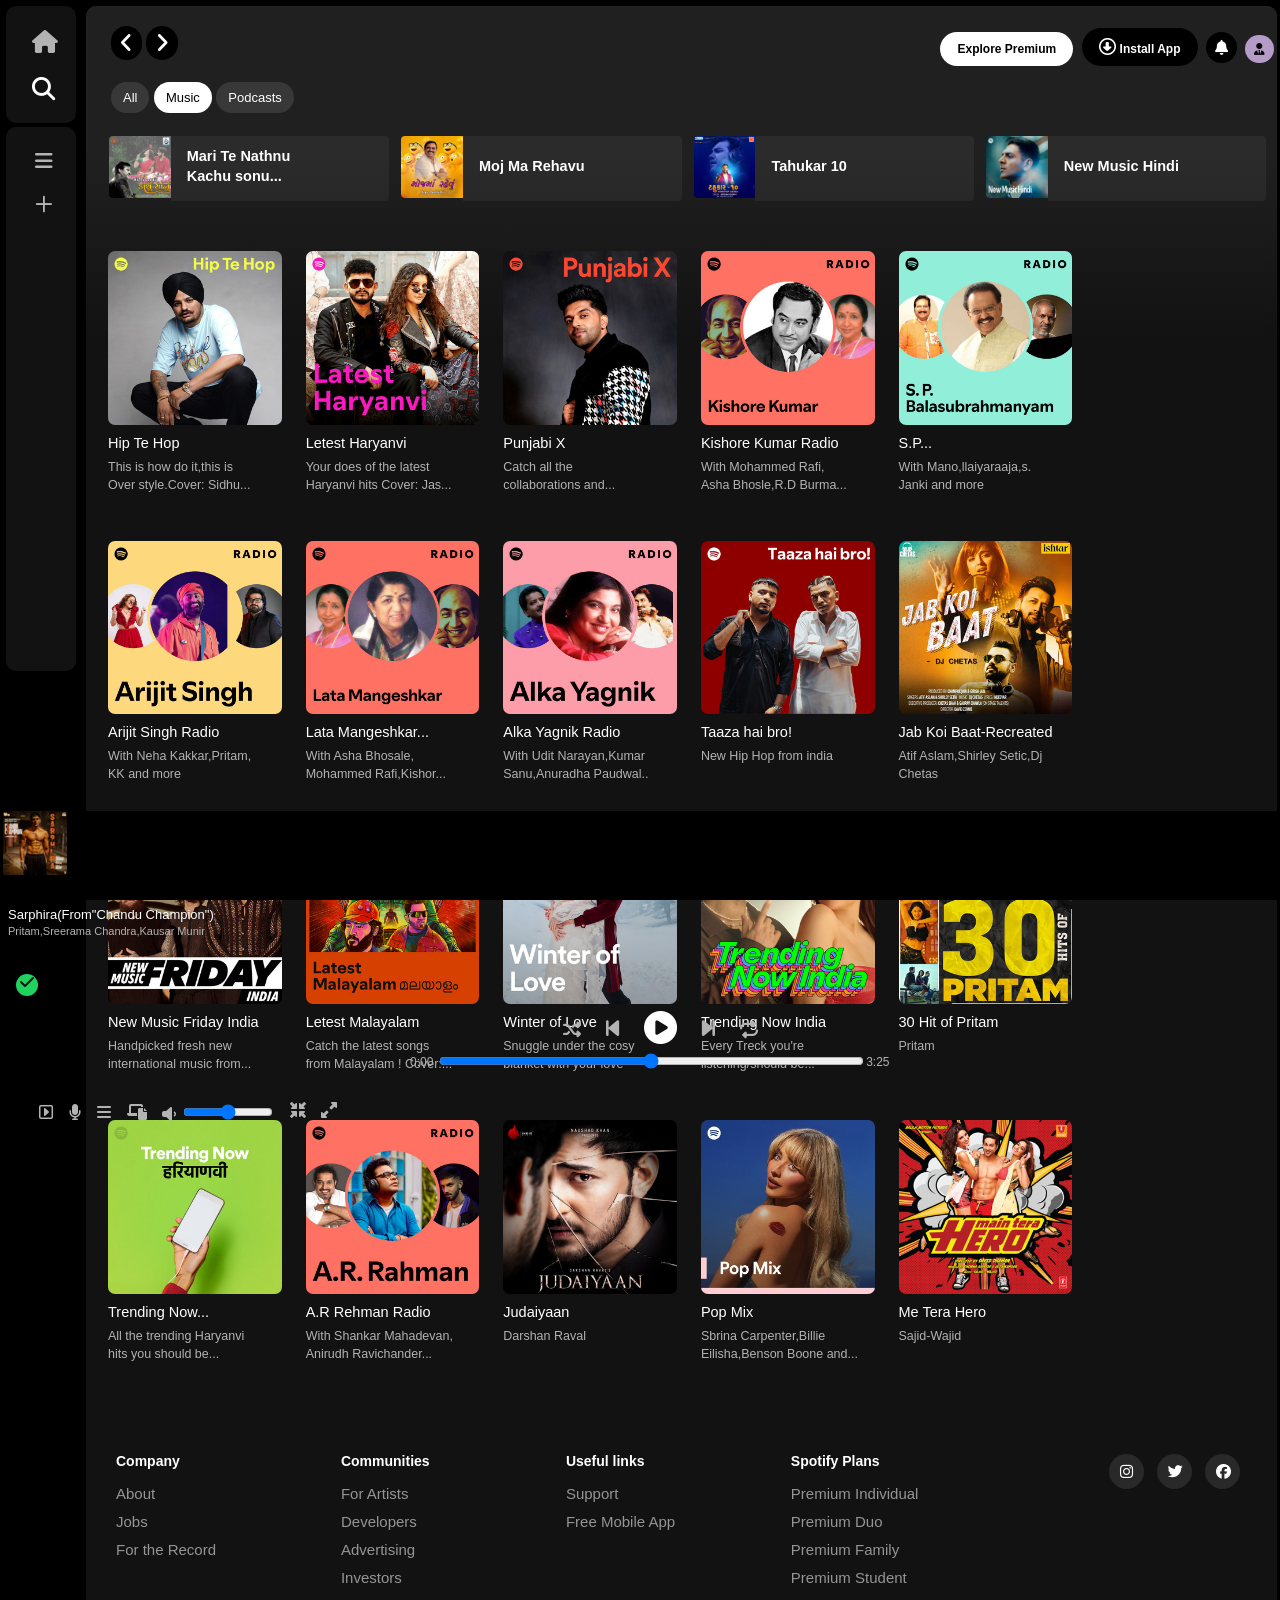
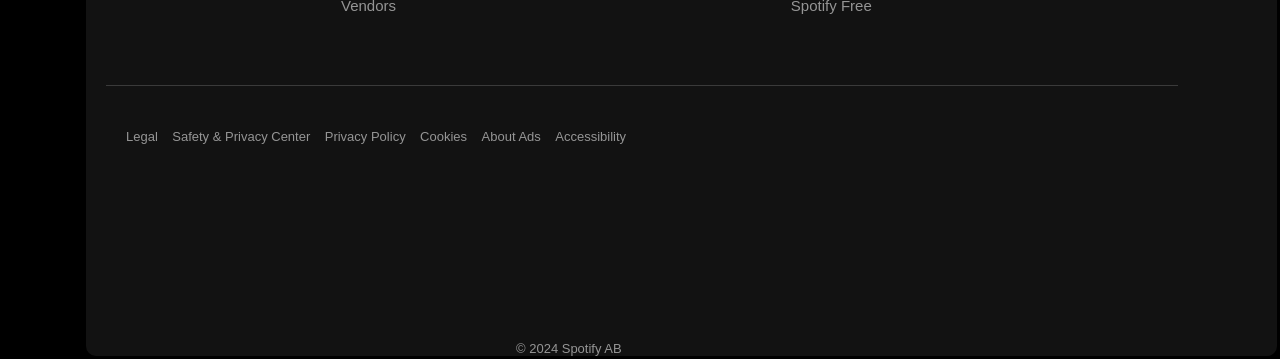
<file: music.html>
<!DOCTYPE html>
<html lang="en">
<head>
    <meta charset="UTF-8">
    <meta name="viewport" content="width=device-width, initial-scale=1.0">
    
    <title>Spotify - Web Player: Music for everyone</title>
    <link rel="icon" sizes="32x32" type="image/png" href="https://open.spotifycdn.com/cdn/images/favicon32.b64ecc03.png">

    <link rel="stylesheet" href="./fontawesome-free-6.5.2-web/css/all.css" />
    <link rel="stylesheet" href="./css/spotify.css">
</head>
<body bgcolor="black" text="white" style="font-family: Verdana, sans-serif;">
    <!-- content bar -->
    <div class="icon-bar">
        <div class="icon">
            <ul>
                <li><a href="./index.html" title="Home"><i class="fa-solid fa-house"></i></a></li>
                <li><a href="./serching-page.html" title="Search"><i class="fa-solid fa-magnifying-glass active-menu-2"></i></a></li>
            </ul>
        </div>
        <div class="icon-2  ">
            <ul>
                <li><a href="" title="Expand Your Library"><i class="fa-solid fa-bars"></i></a></li>
                <li><a href="" title="Create Playlist or folder"><i class="fa-solid fa-plus"></i></a></li>
            </ul>
        </div>
    </div>
    <!-- content bar end -->
    <!-- main content  -->
    <div class="music-main-box">
        <!--music navigation menu  -->
        <div class="music-navigation-bar">
            <div class="button">
                <a href="" title="Go back"><i class="fa-solid fa-angle-left"></i></a>
                <a href="" title="Go forwed"><i class="fa-solid fa-angle-right"></i></a>
            </div>
            <div class="app-info">
                <a href="./expolr.html" title="Upgrade to Premium">Explore Premium</a>
                <a href=""><i class="fa-regular fa-circle-down"></i>Install App</a>
                <a href="" title="What's New"><i class="fa-solid fa-bell"></i></a>
                <a href=""><i class="fa-solid fa-user-tie"></i></a>
            </div>  
        <p class="clear"></p>
            <div class="option">
                <a href="./index.html">All</a>
                <a href="./music.html" class="active-menu" >Music</a>
                <a href="./Podcasts.html">Podcasts</a>
            </div> 
        <p class="clear"></p>
        </div>
        <!--music navigation menu end -->
         <!-- content menu  -->
        <div   class="music-hilight-manu">
            <div class="music-suggetion">
                <div class="img">
                    <a href=""><img src="./image/music-image/1.jpeg" alt=""></a>
                </div>
                <div class="content">
                    <a href="">Mari Te Nathnu <br> Kachu sonu...</a>
                </div>
                <div class="subbutton">
                    <a href=""><i class="fa-solid fa-play"></i></a>
                </div>
            </div>
            <div class="music-suggetion">
                <div class="img">
                    <a href=""><img src="./image/music-image/2.jpeg" alt=""></a>
                </div>
                <div class="content">
                    <a href="">Moj Ma Rehavu</a>
                </div>
                <div class="subbutton">
                    <a href=""><i class="fa-solid fa-play"></i></a>
                </div>
            </div>
            <div class="music-suggetion">
                <div class="img">
                    <a href=""><img src="./image/music-image/3.jpeg" alt=""></a>
                </div>
                <div class="content">
                    <a href="">Tahukar 10</a>
                </div>
                <div class="subbutton">
                    <a href=""><i class="fa-solid fa-play"></i></a>
                </div>
            </div>
            <div class="music-suggetion">
                <div class="img">
                    <a href=""><img src="./image/music-image/4.jpeg" alt=""></a>
                </div>
                <div class="content">
                    <a href="">New Music Hindi</a>
                </div>
                <div class="subbutton">
                    <a href=""><i class="fa-solid fa-play"></i></a>
                </div>
            </div>
        </div>
          <p class="clear"></p>
         <!-- content menu end  -->
            <!-- biggest hit  -->
            <div class="music-album">
                   <div>
                       <a href=""><img src="./image/music-image/5.jpeg" alt=""></a>
                       <a href="">Hip Te Hop</a> <br> 
                       <span>This is how do it,this is <br>Over style.Cover: Sidhu...</span>
                       <div class="subbutton">
                        <a href=""><i class="fa-solid fa-play"></i></a>
                       </div>
                   </div>
                   <div>
                       <a href=""><img src="./image/music-image/6.jpeg" alt=""></a>
                       <a href="">Letest Haryanvi</a> <br> 
                       <span>Your does of the latest<br>Haryanvi hits Cover: Jas...</span>
                       <div class="subbutton">
                        <a href=""><i class="fa-solid fa-play"></i></a>
                       </div>
                   </div>
                   <div>
                       <a href=""><img src="./image/music-image/7.jpeg" alt=""></a>
                       <a href="">Punjabi X</a> <br> 
                       <span>Catch all the<br>collaborations and... </span>
                       <div class="subbutton">
                        <a href=""><i class="fa-solid fa-play"></i></a>
                       </div>
                   </div>
                   <div>
                       <a href=""><img src="./image/music-image/8.jpeg" alt=""></a>
                       <a href="">Kishore Kumar Radio</a> <br> 
                       <span>With Mohammed Rafi,<br>Asha Bhosle,R.D Burma...</span>
                       <div class="subbutton">
                        <a href=""><i class="fa-solid fa-play"></i></a>
                       </div>
                   </div>
                   <div>
                       <a href=""><img src="./image/music-image/9.jpeg" alt=""></a>
                       <a href="">S.P...</a> <br> 
                       <span>With Mano,llaiyaraaja,s.<br>Janki and more</span>
                       <div class="subbutton">
                        <a href=""><i class="fa-solid fa-play"></i></a>
                       </div>
                   </div>
                   <div>
                       <a href=""><img src="./image/music-image/10.jpeg" alt=""></a>
                       <a href="">Arijit Singh Radio</a> <br> 
                       <span>With Neha Kakkar,Pritam,<br>KK and more</span>
                       <div class="subbutton">
                        <a href=""><i class="fa-solid fa-play"></i></a>
                       </div>
                   </div>
                   <div>
                       <a href=""><img src="./image/music-image/11.jpeg" alt=""></a>
                       <a href="">Lata Mangeshkar...</a> <br> 
                       <span>With Asha Bhosale,<br>Mohammed Rafi,Kishor...</span>
                       <div class="subbutton">
                        <a href=""><i class="fa-solid fa-play"></i></a>
                       </div>
                   </div>
                   <div>
                       <a href=""><img src="./image/music-image/12.jpeg" alt=""></a>
                       <a href="">Alka Yagnik Radio</a> <br> 
                       <span>With Udit Narayan,Kumar<br>Sanu,Anuradha Paudwal..</span>
                       <div class="subbutton">
                        <a href=""><i class="fa-solid fa-play"></i></a>
                       </div>
                   </div>
                   <div>
                       <a href=""><img src="./image/music-image/13.jpeg" alt=""></a>
                       <a href="">Taaza hai bro!</a> <br> 
                       <span>New Hip Hop from india</span>
                        <div class="subbutton">
                            <a href=""><i class="fa-solid fa-play"></i></a>
                        </div>
                   </div>
                   <div>
                       <a href=""><img src="./image/music-image/14.jpeg" alt=""></a>
                       <a href="">Jab Koi Baat-Recreated</a> <br> 
                       <span>Atif Aslam,Shirley Setic,Dj<br>Chetas</span>
                       <div class="subbutton">
                        <a href=""><i class="fa-solid fa-play"></i></a>
                       </div>
                   </div>
                   <div>
                       <a href=""><img src="./image/music-image/15.jpeg" alt=""></a>
                       <a href="">New Music Friday India</a> <br> 
                       <span>Handpicked fresh new<br>international music from...</span>
                       <div class="subbutton">
                        <a href=""><i class="fa-solid fa-play"></i></a>
                       </div>
                   </div>
                   <div>
                       <a href=""><img src="./image/music-image/16.jpeg" alt=""></a>
                       <a href="">Letest Malayalam</a> <br> 
                       <span>Catch the latest songs<br>from Malayalam ! Cover:...</span>
                       <div class="subbutton">
                        <a href=""><i class="fa-solid fa-play"></i></a>
                       </div>
                   </div>
                   <div>
                       <a href=""><img src="./image/music-image/17.jpeg" alt=""></a>
                       <a href="">Winter of Love</a> <br> 
                       <span>Snuggle under the cosy<br>blanket with your love</span>
                       <div class="subbutton">
                        <a href=""><i class="fa-solid fa-play"></i></a>
                       </div>
                   </div>
                   <div>
                       <a href=""><img src="./image/music-image/18.jpeg" alt=""></a>
                       <a href="">Trending Now India</a> <br> 
                       <span>Every Treck you're<br>listening/should be...</span>
                       <div class="subbutton">
                        <a href=""><i class="fa-solid fa-play"></i></a>
                       </div>
                   </div>
                   <div>
                       <a href=""><img src="./image/music-image/19.jpeg" alt=""></a>
                       <a href="">30 Hit of Pritam</a> <br> 
                       <span>Pritam <br><br></span>
                       <div class="subbutton">
                        <a href=""><i class="fa-solid fa-play"></i></a>
                       </div>
                   </div>
                   <div>
                       <a href=""><img src="./image/music-image/20.jpeg" alt=""></a>
                       <a href="">Trending Now...</a> <br> 
                       <span>All the trending Haryanvi <br> hits you should be...</span>
                       <div class="subbutton">
                        <a href=""><i class="fa-solid fa-play"></i></a>
                       </div>
                   </div>
                   <div>
                       <a href=""><img src="./image/music-image/21.jpeg" alt=""></a>
                       <a href="">A.R Rehman Radio</a> <br> 
                       <span>With Shankar Mahadevan,<br>Anirudh Ravichander...</span>
                       <div class="subbutton">
                        <a href=""><i class="fa-solid fa-play"></i></a>
                       </div>
                   </div>
                   <div>
                       <a href=""><img src="./image/music-image/22.jpeg" alt=""></a>
                       <a href="">Judaiyaan</a> <br> 
                       <span>Darshan Raval <br> <br></span>
                       <div class="subbutton">
                        <a href=""><i class="fa-solid fa-play"></i></a>
                       </div>
                   </div>
                   <div>
                       <a href=""><img src="./image/music-image/23.jpeg" alt=""></a>
                       <a href="">Pop Mix</a> <br> 
                       <span>Sbrina Carpenter,Billie<br>Eilisha,Benson Boone and...</span>
                       <div class="subbutton">
                        <a href=""><i class="fa-solid fa-play"></i></a>
                       </div>
                   </div>
                   <div>
                       <a href=""><img src="./image/music-image/24.jpeg" alt=""></a>
                       <a href="">Me Tera Hero</a> <br> 
                       <span>Sajid-Wajid <br> <br></span>
                       <div class="subbutton">
                        <a href=""><i class="fa-solid fa-play"></i></a>
                       </div>
                   </div>
               </div>
               <p class="clear"></p>
            <!-- biggest hit end -->
                      <!-- main content end -->
                       <!-- footer part  -->
            <div class="footer-content">
                <div>
                <h3>Company</h3>
                    <ul>
                        <li><a href="">About</a></li>
                        <li><a href="">Jobs</a></li>
                        <li><a href="">For the Record</a></li>
                    </ul>
                </div>
                <div>
                <h3>Communities</h3>
                    <ul>
                        <li><a href="">For Artists</a></li>
                        <li><a href="">Developers</a></li>
                        <li><a href="">Advertising</a></li>
                        <li><a href="">Investors</a></li>
                        <li><a href="">Vendors</a></li>
                    </ul>
                </div>
                <div>
                <h3>Useful links</h3>
                    <ul>
                        <li><a href="">Support</a></li>
                        <li><a href="">Free Mobile App</a></li>
                    </ul>
                </div>
                <div>
                <h3>Spotify Plans</h3>
                    <ul>
                        <li><a href="">Premium Individual</a></li>
                        <li><a href="">Premium Duo</a></li>
                        <li><a href="">Premium Family</a></li>
                        <li><a href="">Premium Student</a></li>
                        <li><a href="">Spotify Free</a></li>
                    </ul>
                </div>
                <div class="social-midea-icon">
                    <ul>
                        <li><a href="https://instagram.com/spotify"><i class="fa-brands fa-instagram"></i></a></li>
                        <li><a href="https://twitter.com/spotify"><i class="fa-brands fa-twitter"></i></a></li>
                        <li><a href="https://www.facebook.com/Spotify"><i class="fa-brands fa-facebook"></i></a></li>
                    </ul>
                </div>
                <p class="clear"></p>
            </div>
            <div class="notes">
                <div class="notes-1">
                    <ul>
                        <li><a href="">Legal</a></li>
                        <li><a href="">Safety & Privacy Center</a></li>
                        <li><a href="">Privacy Policy</a></li>
                        <li><a href="">Cookies</a></li>
                        <li><a href="">About Ads</a></li>
                        <li><a href="">Accessibility</a></li>
                    </ul>
                </div>
                <div class="notes-2">
                    © 2024 Spotify AB
                </div>
            </div>
     <!-- footer part end -->
    </div>  
    <p class="clear"></p>
   <!-- music bar -->
   <div class="music-bar">
       <div class="music-name">
        <div class="music-img">
            <img src="./image/index-image/music-img.jpeg" alt="">
        </div>
        <div class="music-content-2">
            <a href="">Sarphira(From"Chandu Champion")</a> <br> 
            <span><a href="">Pritam,</a><a href="">Sreerama Chandra,</a><a href="">Kausar Munir</a></span>
        </div>
        <div class="add-icon">
            <a href="" title="Add to playlist"><i class="fa-solid fa-check"></i></a>    
        </div>
       </div>
       <div class="music-controls">
        <span><i class="fa-solid fa-shuffle"></i><i class="fa-solid fa-backward-step" title="Previous"></i><i class="fa-solid fa-circle-play" title="Play"></i><i class="fa-solid fa-forward-step" title="Next"></i><i class="fa-solid fa-repeat" title="Enebal repeat"></i></span>
        <div class="slider">
            0:00 <input type="range" name="" id="">3:25
        </div>
       </div>
       <div class="music-content-3">
            <div class="media-1">
                <span><i class="fa-regular fa-square-caret-right" title="Now playing view"></i><i class="fa-solid fa-microphone"title="Lyrics"></i><i class="fa-solid fa-bars" title="Queue"></i><i class="fa-solid fa-laptop-file" title="Connect to a Device"></i></span>
            </div>
            <div class="sound">
                <i class="fa-solid fa-volume-low"  title="muet"></i><input type="range" name="" id="">
            </div>
            <div class="media-2">
                <i class="fa-solid fa-minimize" title="Open miniplayer"></i><i class="fa-solid fa-up-right-and-down-left-from-center" title="Full screen"></i>  
            </div>
       </div>
    </div>
   <!-- music bar end -->
</body>
</html>
</file>
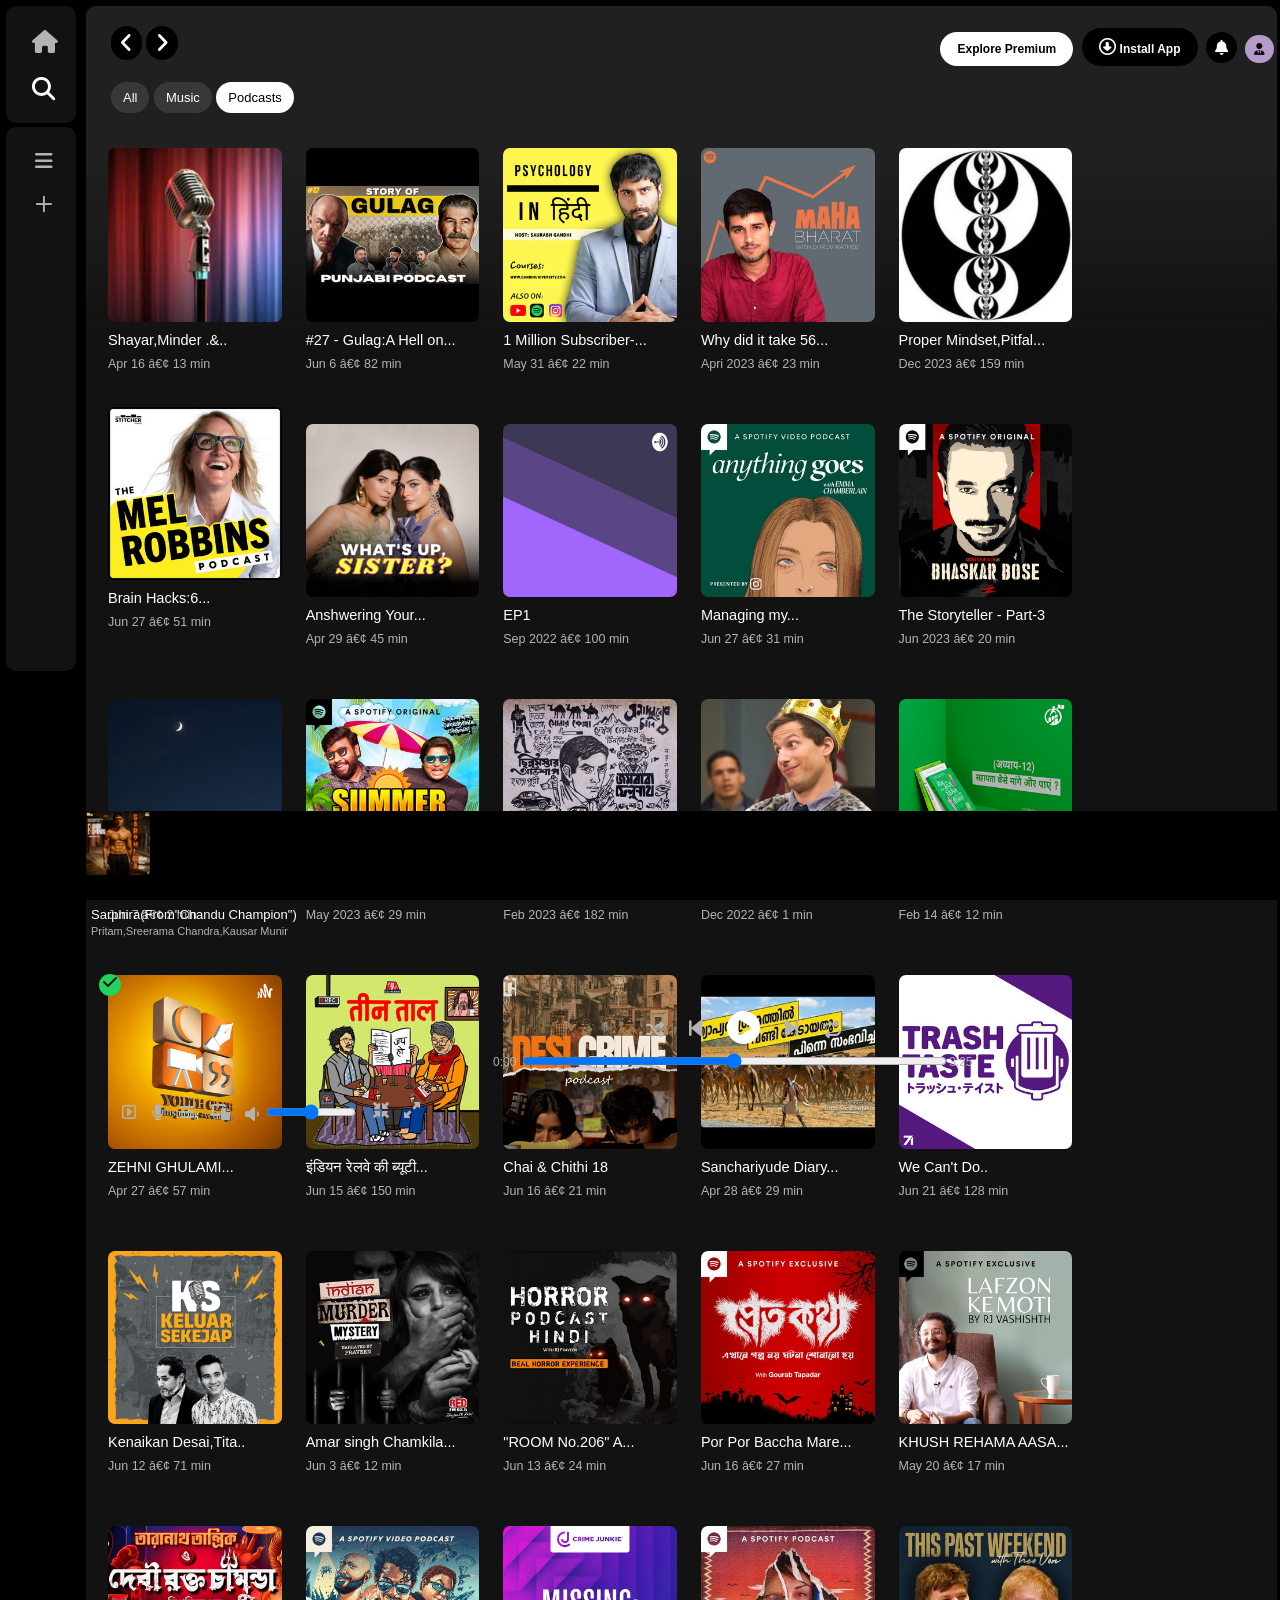
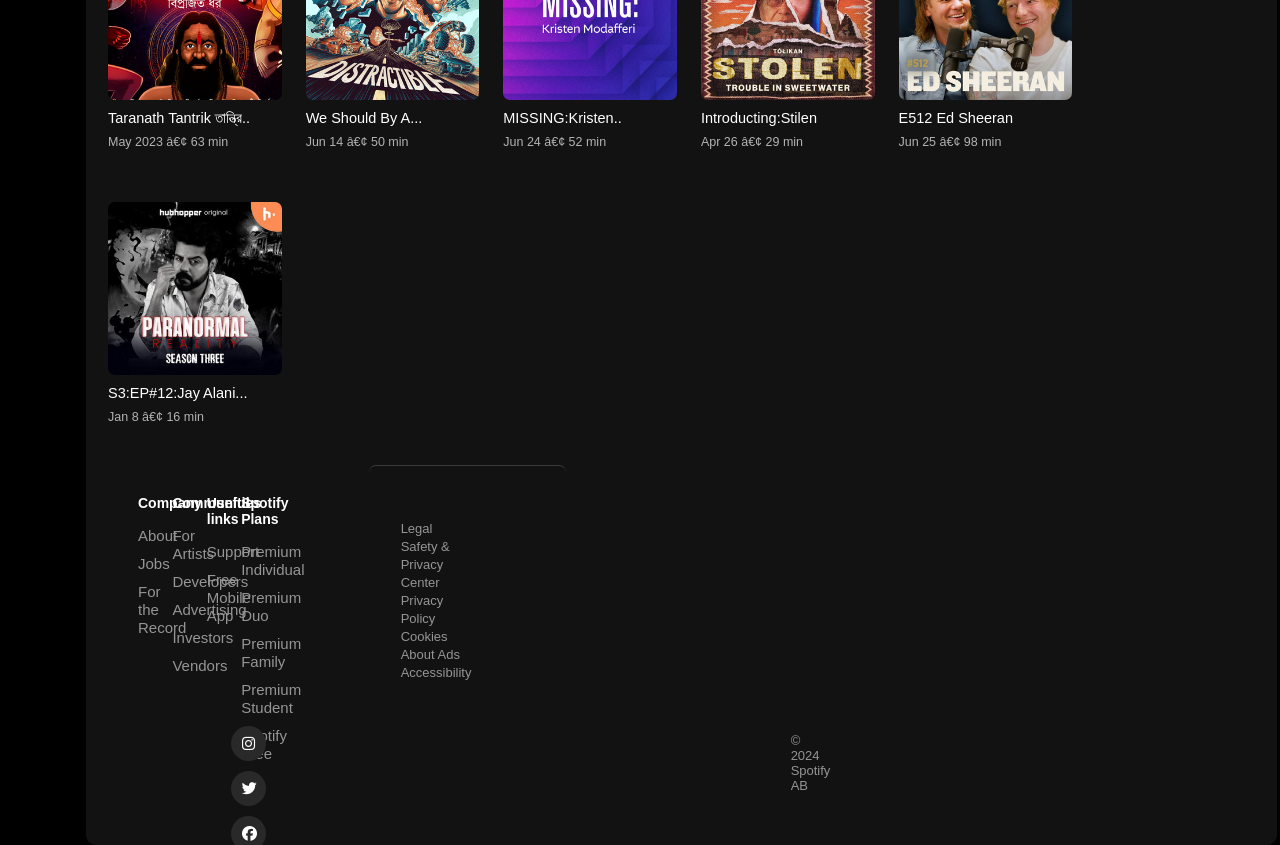
<file: Podcasts.html>
<!DOCTYPE html>
<html lang="en">
<head>
    <meta charset="UTF-8">
    <meta name="viewport" content="width=device-width, initial-scale=1.0">
    
    <title>Spotify - Web Player: Music for everyone</title>
    <link rel="icon" sizes="32x32" type="image/png" href="https://open.spotifycdn.com/cdn/images/favicon32.b64ecc03.png">

    <link rel="stylesheet" href="./fontawesome-free-6.5.2-web/css/all.css" />
    <link rel="stylesheet" href="./css/spotify.css">
</head>
<body bgcolor="black" text="white" style="font-family: Verdana, sans-serif;">
    <!-- content bar -->
    <div class="icon-bar">
        <div class="icon">
            <ul>
                <li><a href="./index.html" title="Home"><i class="fa-solid fa-house"></i></a></li>
                <li><a href="./serching-page.html" title="Search"><i class="fa-solid fa-magnifying-glass active-menu-2"></i></a></li>
            </ul>
        </div>
        <div class="icon-2  ">
            <ul>
                <li><a href="" title="Expand Your Library"><i class="fa-solid fa-bars"></i></a></li>
                <li><a href="" title="Create Playlist or folder"><i class="fa-solid fa-plus"></i></a></li>
            </ul>
        </div>
    </div>
    <!-- content bar end -->
    <!-- main content  -->
    <div class="music-main-box">
        <!--music navigation menu  -->
        <div class="music-navigation-bar">
            <div class="button">
                <a href="" title="Go back"><i class="fa-solid fa-angle-left"></i></a>
                <a href="" title="Go forwed"><i class="fa-solid fa-angle-right"></i></a>
            </div>
            <div class="app-info">
                <a href="./expolr.html" title="Upgrade to Premium">Explore Premium</a>
                <a href=""><i class="fa-regular fa-circle-down"></i>Install App</a>
                <a href="" title="What's New"><i class="fa-solid fa-bell"></i></a>
                <a href=""><i class="fa-solid fa-user-tie"></i></a>
            </div>  
        <p class="clear"></p>
            <div class="option">
                <a href="./index.html">All</a>
                <a href="./music.html">Music</a>
                <a href="./Podcasts.html" class="active-menu" >Podcasts</a>
            </div> 
        <p class="clear"></p>
        </div>
        <!--music navigation menu end -->
            <!-- biggest hit  -->
            <div class="podcasts-album">
                   <div>
                       <a href=""><img src="./image/podcasts-image/1.jpeg" alt=""></a>
                       <a href="">Shayar,Minder .&..</a> <br> 
                       <span>Apr 16 &#226;&#8364;&#162; 13 min</span>
                       <div class="subbutton">
                            <a href=""><i class="fa-solid fa-play"></i></a>
                        </div>
                   </div>
                   <div>
                       <a href=""><img src="./image/podcasts-image/2.jpeg" alt=""></a>
                       <a href="">#27 - Gulag:A Hell on...</a> <br> 
                       <span>Jun 6 &#226;&#8364;&#162; 82 min</span>
                       <div class="subbutton">
                            <a href=""><i class="fa-solid fa-play"></i></a>
                        </div>
                   </div>
                   <div>
                       <a href=""><img src="./image/podcasts-image/3.jpeg" alt=""></a>
                       <a href="">1 Million Subscriber-...</a> <br> 
                       <span>May 31 &#226;&#8364;&#162; 22 min</span>
                       <div class="subbutton">
                            <a href=""><i class="fa-solid fa-play"></i></a>
                        </div>
                   </div>
                   <div>
                       <a href=""><img src="./image/podcasts-image/4.jpeg" alt=""></a>
                       <a href="">Why did it take 56...</a> <br> 
                       <span>Apri 2023 &#226;&#8364;&#162; 23 min</span>
                       <div class="subbutton">
                            <a href=""><i class="fa-solid fa-play"></i></a>
                        </div>
                   </div>
                   <div>
                       <a href=""><img src="./image/podcasts-image/5.jpeg" alt=""></a>
                       <a href="">Proper Mindset,Pitfal...</a> <br> 
                       <span>Dec 2023 &#226;&#8364;&#162; 159 min</span>
                       <div class="subbutton">
                            <a href=""><i class="fa-solid fa-play"></i></a>
                        </div>
                   </div>
                   <div>
                       <a href=""><img src="./image/podcasts-image/6.jpeg" alt=""></a>
                       <a href="">Brain Hacks:6...</a> <br> 
                       <span>Jun 27 &#226;&#8364;&#162; 51 min</span>
                       <div class="subbutton">
                            <a href=""><i class="fa-solid fa-play"></i></a>
                        </div>
                   </div>
                    <div>
                        <a href=""><img src="./image/podcasts-image/7.jpeg" alt=""></a>
                        <a href="">Anshwering Your...</a> <br> 
                        <span>Apr 29 &#226;&#8364;&#162; 45 min</span>
                        <div class="subbutton">
                            <a href=""><i class="fa-solid fa-play"></i></a>
                        </div>
                    </div>
                    <div>
                        <a href=""><img src="./image/podcasts-image/8.jpeg" alt=""></a>
                        <a href="">EP1</a> <br> 
                        <span>Sep 2022 &#226;&#8364;&#162; 100 min</span>
                        <div class="subbutton">
                            <a href=""><i class="fa-solid fa-play"></i></a>
                        </div>
                    </div>
                    <div>
                        <a href=""><img src="./image/podcasts-image/9.jpeg" alt=""></a>
                        <a href="">Managing my...</a> <br> 
                        <span>Jun 27 &#226;&#8364;&#162; 31 min</span>
                        <div class="subbutton">
                            <a href=""><i class="fa-solid fa-play"></i></a>
                        </div>
                    </div>
                    <div>
                        <a href=""><img src="./image/podcasts-image/10.jpeg" alt=""></a>
                        <a href="">The Storyteller - Part-3</a> <br> 
                        <span>Jun 2023 &#226;&#8364;&#162; 20 min</span>
                        <div class="subbutton">
                            <a href=""><i class="fa-solid fa-play"></i></a>
                        </div>
                    </div>
                    <div>
                        <a href=""><img src="./image/podcasts-image/11.jpeg" alt=""></a>
                        <a href="">Hope</a> <br> 
                        <span>Jun 7 &#226;&#8364;&#162; 2 min</span>
                        <div class="subbutton">
                            <a href=""><i class="fa-solid fa-play"></i></a>
                        </div>
                    </div>
                    <div>
                        <a href=""><img src="./image/podcasts-image/12.jpeg" alt=""></a>
                        <a href="">Episod 27-Summer...</a> <br> 
                        <span>May 2023 &#226;&#8364;&#162; 29 min</span>
                        <div class="subbutton">
                            <a href=""><i class="fa-solid fa-play"></i></a>
                        </div>
                    </div>
                    <div>
                        <a href=""><img src="./image/podcasts-image/13.jpeg" alt=""></a>
                        <a href="">Sonar Kella | সোনার</a> <br> 
                        <span>Feb 2023 &#226;&#8364;&#162; 182 min</span>
                        <div class="subbutton">
                            <a href=""><i class="fa-solid fa-play"></i></a>
                        </div>
                    </div>
                    <div>
                        <a href=""><img src="./image/podcasts-image/14.jpeg" alt=""></a>
                        <a href="">I Whant it that way-...</a> <br> 
                        <span>Dec 2022 &#226;&#8364;&#162; 1 min</span>
                        <div class="subbutton">
                            <a href=""><i class="fa-solid fa-play"></i></a>
                        </div>
                    </div>
                    <div>
                        <a href=""><img src="./image/podcasts-image/15.jpeg" alt=""></a>
                        <a href="">Men Are from Mars,...</a> <br> 
                        <span>Feb 14 &#226;&#8364;&#162; 12 min</span>
                        <div class="subbutton">
                            <a href=""><i class="fa-solid fa-play"></i></a>
                        </div>
                    </div>
                    <div>
                        <a href=""><img src="./image/podcasts-image/16.jpeg" alt=""></a>
                        <a href="">ZEHNI GHULAMI...</a> <br> 
                        <span>Apr 27 &#226;&#8364;&#162; 57 min</span>
                        <div class="subbutton">
                            <a href=""><i class="fa-solid fa-play"></i></a>
                        </div>
                    </div>
                    <div>
                        <a href=""><img src="./image/podcasts-image/17.jpeg" alt=""></a>
                        <a href="">इंडियन रेलवे की ब्यूटी...</a> <br> 
                        <span>Jun 15 &#226;&#8364;&#162; 150 min</span>
                        <div class="subbutton">
                            <a href=""><i class="fa-solid fa-play"></i></a>
                        </div>
                    </div>
                    <div>
                        <a href=""><img src="./image/podcasts-image/18.jpeg" alt=""></a>
                        <a href="">Chai & Chithi 18</a> <br> 
                        <span>Jun 16 &#226;&#8364;&#162; 21 min</span>
                        <div class="subbutton">
                            <a href=""><i class="fa-solid fa-play"></i></a>
                        </div>
                    </div>
                    <div>
                        <a href=""><img src="./image/podcasts-image/19.jpeg" alt=""></a>
                        <a href="">Sanchariyude Diary...</a> <br> 
                        <span>Apr 28 &#226;&#8364;&#162; 29 min</span>
                        <div class="subbutton">
                            <a href=""><i class="fa-solid fa-play"></i></a>
                        </div>
                    </div>
                    <div>
                        <a href=""><img src="./image/podcasts-image/20.jpeg" alt=""></a>
                        <a href="">We Can't Do..</a> <br> 
                        <span>Jun 21 &#226;&#8364;&#162; 128 min</span>
                        <div class="subbutton">
                            <a href=""><i class="fa-solid fa-play"></i></a>
                        </div>
                    </div>
                    <div>
                        <a href=""><img src="./image/podcasts-image/21.jpeg" alt=""></a>
                        <a href="">Kenaikan Desai,Tita..</a> <br> 
                        <span>Jun 12 &#226;&#8364;&#162; 71 min</span>
                        <div class="subbutton">
                            <a href=""><i class="fa-solid fa-play"></i></a>
                        </div>
                    </div>
                    <div>
                        <a href=""><img src="./image/podcasts-image/22.jpeg" alt=""></a>
                        <a href="">Amar singh Chamkila...</a> <br> 
                        <span>Jun 3 &#226;&#8364;&#162; 12 min</span>
                        <div class="subbutton">
                            <a href=""><i class="fa-solid fa-play"></i></a>
                        </div>
                    </div>
                    <div>
                        <a href=""><img src="./image/podcasts-image/24.jpeg" alt=""></a>
                        <a href="">"ROOM No.206" A...</a> <br> 
                        <span>Jun 13 &#226;&#8364;&#162; 24 min</span>
                        <div class="subbutton">
                            <a href=""><i class="fa-solid fa-play"></i></a>
                        </div>
                    </div>
                    <div>
                        <a href=""><img src="./image/podcasts-image/25.jpeg" alt=""></a>
                        <a href="">Por Por Baccha Mare...</a> <br> 
                        <span>Jun 16 &#226;&#8364;&#162; 27 min</span>
                        <div class="subbutton">
                            <a href=""><i class="fa-solid fa-play"></i></a>
                        </div>
                    </div>
                    <div>
                        <a href=""><img src="./image/podcasts-image/26.jpeg" alt=""></a>
                        <a href="">KHUSH REHAMA AASA...</a> <br> 
                        <span>May 20 &#226;&#8364;&#162; 17 min</span>
                        <div class="subbutton">
                            <a href=""><i class="fa-solid fa-play"></i></a>
                        </div>
                    </div>
                    <div>
                        <a href=""><img src="./image/podcasts-image/28.jpeg" alt=""></a>
                        <a href="">Taranath Tantrik তান্ত্রি..</a> <br> 
                        <span>May 2023 &#226;&#8364;&#162; 63 min</span>
                        <div class="subbutton">
                            <a href=""><i class="fa-solid fa-play"></i></a>
                        </div>
                    </div>
                    <div>
                        <a href=""><img src="./image/podcasts-image/29.jpeg" alt=""></a>
                        <a href="">We Should By A...</a> <br> 
                        <span>Jun 14 &#226;&#8364;&#162; 50 min</span>
                        <div class="subbutton">
                            <a href=""><i class="fa-solid fa-play"></i></a>
                        </div>
                    </div>
                    <div>
                        <a href=""><img src="./image/podcasts-image/30.jpeg" alt=""></a>
                        <a href="">MISSING:Kristen..</a> <br> 
                        <span>Jun 24 &#226;&#8364;&#162; 52 min</span>
                        <div class="subbutton">
                            <a href=""><i class="fa-solid fa-play"></i></a>
                        </div>
                    </div>
                    <div>
                        <a href=""><img src="./image/podcasts-image/31.jpeg" alt=""></a>
                        <a href="">Introducting:Stilen</a> <br> 
                        <span>Apr 26 &#226;&#8364;&#162; 29 min</span>
                        <div class="subbutton">
                            <a href=""><i class="fa-solid fa-play"></i></a>
                        </div>
                    </div>
                    <div>
                        <a href=""><img src="./image/podcasts-image/32.jpeg" alt=""></a>
                        <a href="">E512 Ed Sheeran</a> <br> 
                        <span>Jun 25 &#226;&#8364;&#162; 98 min</span>
                        <div class="subbutton">
                            <a href=""><i class="fa-solid fa-play"></i></a>
                        </div>
                    </div>
                    <div>
                        <a href=""><img src="./image/podcasts-image/33.jpeg" alt=""></a>
                        <a href="">S3:EP#12:Jay Alani...</a> <br> 
                        <span>Jan 8 &#226;&#8364;&#162; 16 min</span>
                        <div class="subbutton">
                            <a href=""><i class="fa-solid fa-play"></i></a>
                        </div>
                    </div>
               <p class="clear"></p>
            <!-- biggest hit end -->
                      <!-- main content end -->
                       <!-- footer part  -->
            <div class="footer-content">
                <div>
                <h3>Company</h3>
                    <ul>
                        <li><a href="">About</a></li>
                        <li><a href="">Jobs</a></li>
                        <li><a href="">For the Record</a></li>
                    </ul>
                </div>
                <div>
                <h3>Communities</h3>
                    <ul>
                        <li><a href="">For Artists</a></li>
                        <li><a href="">Developers</a></li>
                        <li><a href="">Advertising</a></li>
                        <li><a href="">Investors</a></li>
                        <li><a href="">Vendors</a></li>
                    </ul>
                </div>
                <div>
                <h3>Useful links</h3>
                    <ul>
                        <li><a href="">Support</a></li>
                        <li><a href="">Free Mobile App</a></li>
                    </ul>
                </div>
                <div>
                <h3>Spotify Plans</h3>
                    <ul>
                        <li><a href="">Premium Individual</a></li>
                        <li><a href="">Premium Duo</a></li>
                        <li><a href="">Premium Family</a></li>
                        <li><a href="">Premium Student</a></li>
                        <li><a href="">Spotify Free</a></li>
                    </ul>
                </div>
                <div class="social-midea-icon">
                    <ul>
                        <li><a href="https://instagram.com/spotify"><i class="fa-brands fa-instagram"></i></a></li>
                        <li><a href="https://twitter.com/spotify"><i class="fa-brands fa-twitter"></i></a></li>
                        <li><a href="https://www.facebook.com/Spotify"><i class="fa-brands fa-facebook"></i></a></li>
                    </ul>
                </div>
                <p class="clear"></p>
            </div>
            <div class="notes">
                <div class="notes-1">
                    <ul>
                        <li><a href="">Legal</a></li>
                        <li><a href="">Safety & Privacy Center</a></li>
                        <li><a href="">Privacy Policy</a></li>
                        <li><a href="">Cookies</a></li>
                        <li><a href="">About Ads</a></li>
                        <li><a href="">Accessibility</a></li>
                    </ul>
                </div>
                <div class="notes-2">
                    © 2024 Spotify AB
                </div>
            </div>
     <!-- footer part end -->
    </div>  
    <p class="clear"></p>
   <!-- music bar -->
   <div class="music-bar">
       <div class="music-name">
        <div class="music-img">
            <img src="./image/index-image/music-img.jpeg" alt="">
        </div>
        <div class="music-content-2">
            <a href="">Sarphira(From"Chandu Champion")</a> <br> 
            <span><a href="">Pritam,</a><a href="">Sreerama Chandra,</a><a href="">Kausar Munir</a></span>
        </div>
        <div class="add-icon">
            <a href="" title="Add to playlist"><i class="fa-solid fa-check"></i></a>    
        </div>
       </div>
       <div class="music-controls">
        <span><i class="fa-solid fa-shuffle"></i><i class="fa-solid fa-backward-step" title="Previous"></i><i class="fa-solid fa-circle-play" title="Play"></i><i class="fa-solid fa-forward-step" title="Next"></i><i class="fa-solid fa-repeat" title="Enebal repeat"></i></span>
        <div class="slider">
            0:00 <input type="range" name="" id="">3:25
        </div>
       </div>
       <div class="music-content-3">
            <div class="media-1">
                <span><i class="fa-regular fa-square-caret-right" title="Now playing view"></i><i class="fa-solid fa-microphone"title="Lyrics"></i><i class="fa-solid fa-bars" title="Queue"></i><i class="fa-solid fa-laptop-file" title="Connect to a Device"></i></span>
            </div>
            <div class="sound">
                <i class="fa-solid fa-volume-low"  title="muet"></i><input type="range" name="" id="">
            </div>
            <div class="media-2">
                <i class="fa-solid fa-minimize" title="Open miniplayer"></i><i class="fa-solid fa-up-right-and-down-left-from-center" title="Full screen"></i>  
            </div>
       </div>
    </div>
   <!-- music bar end -->
</body>
</html>
</file>
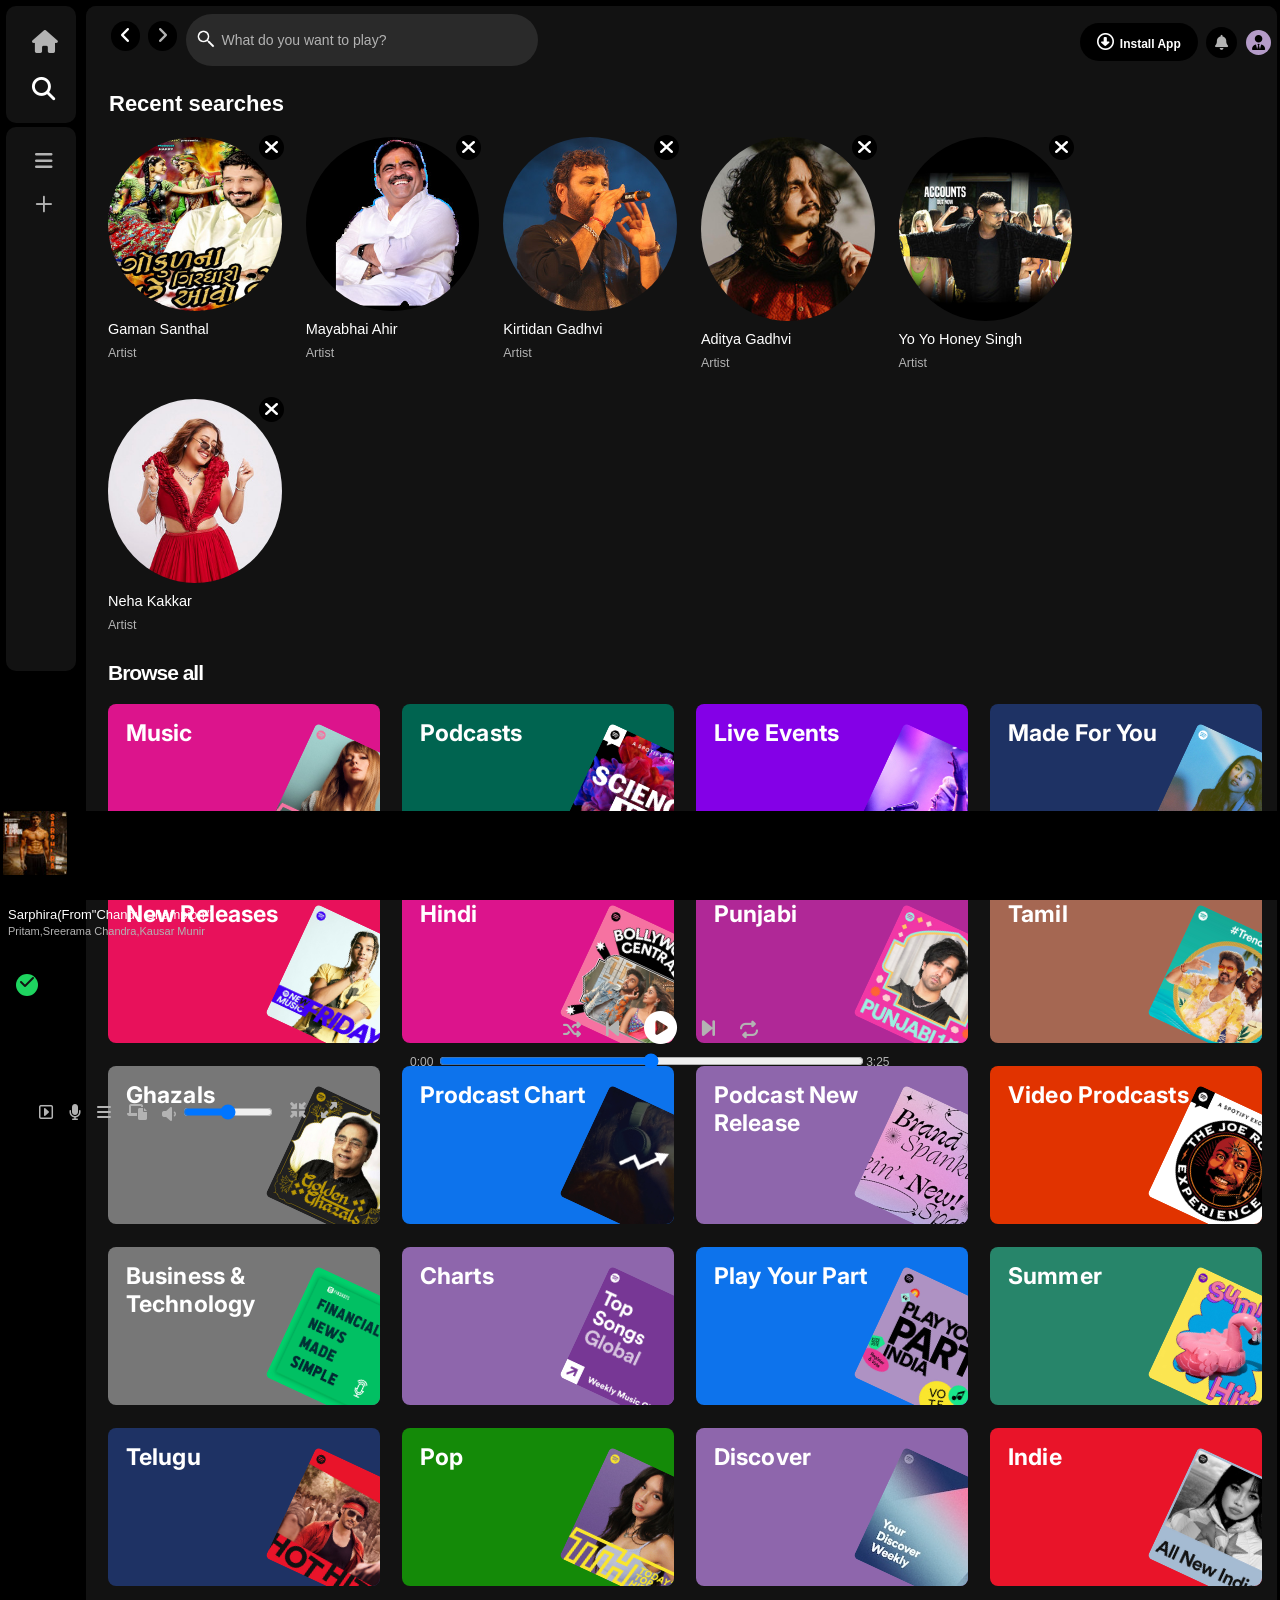
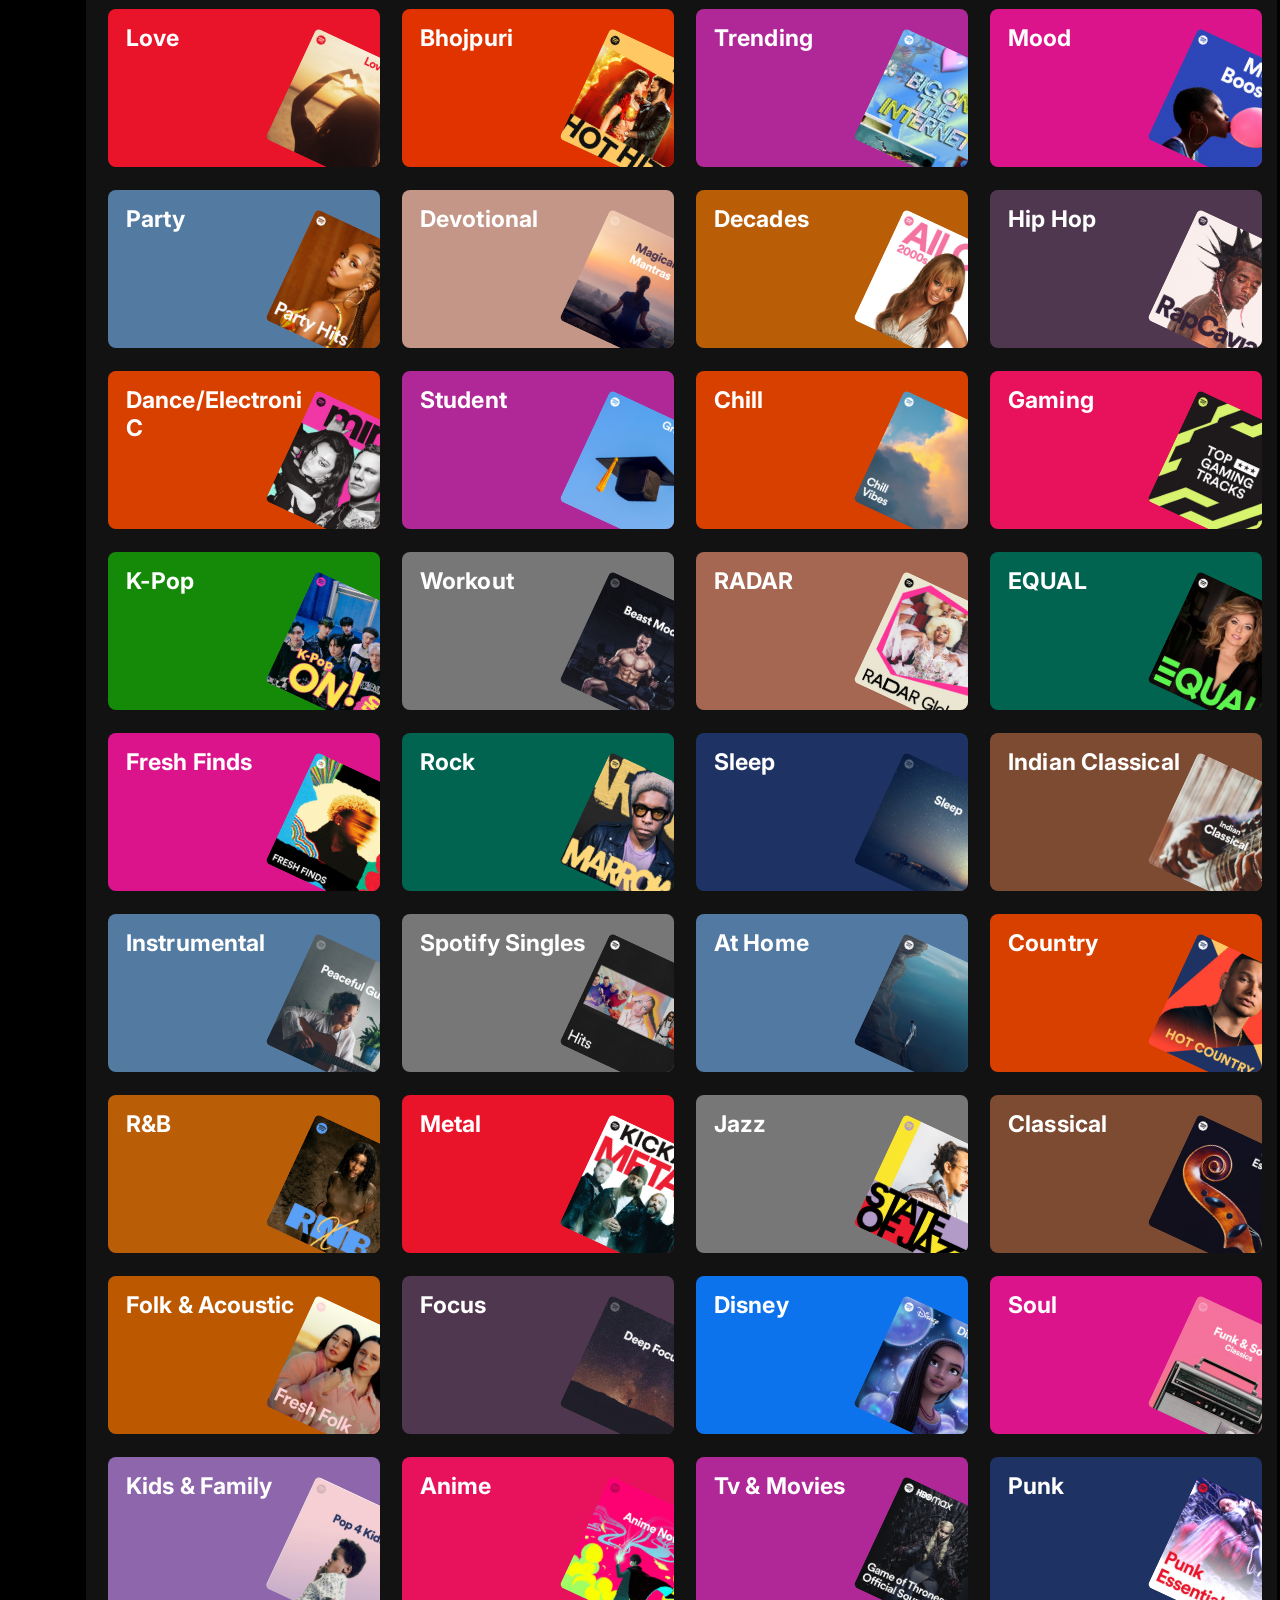
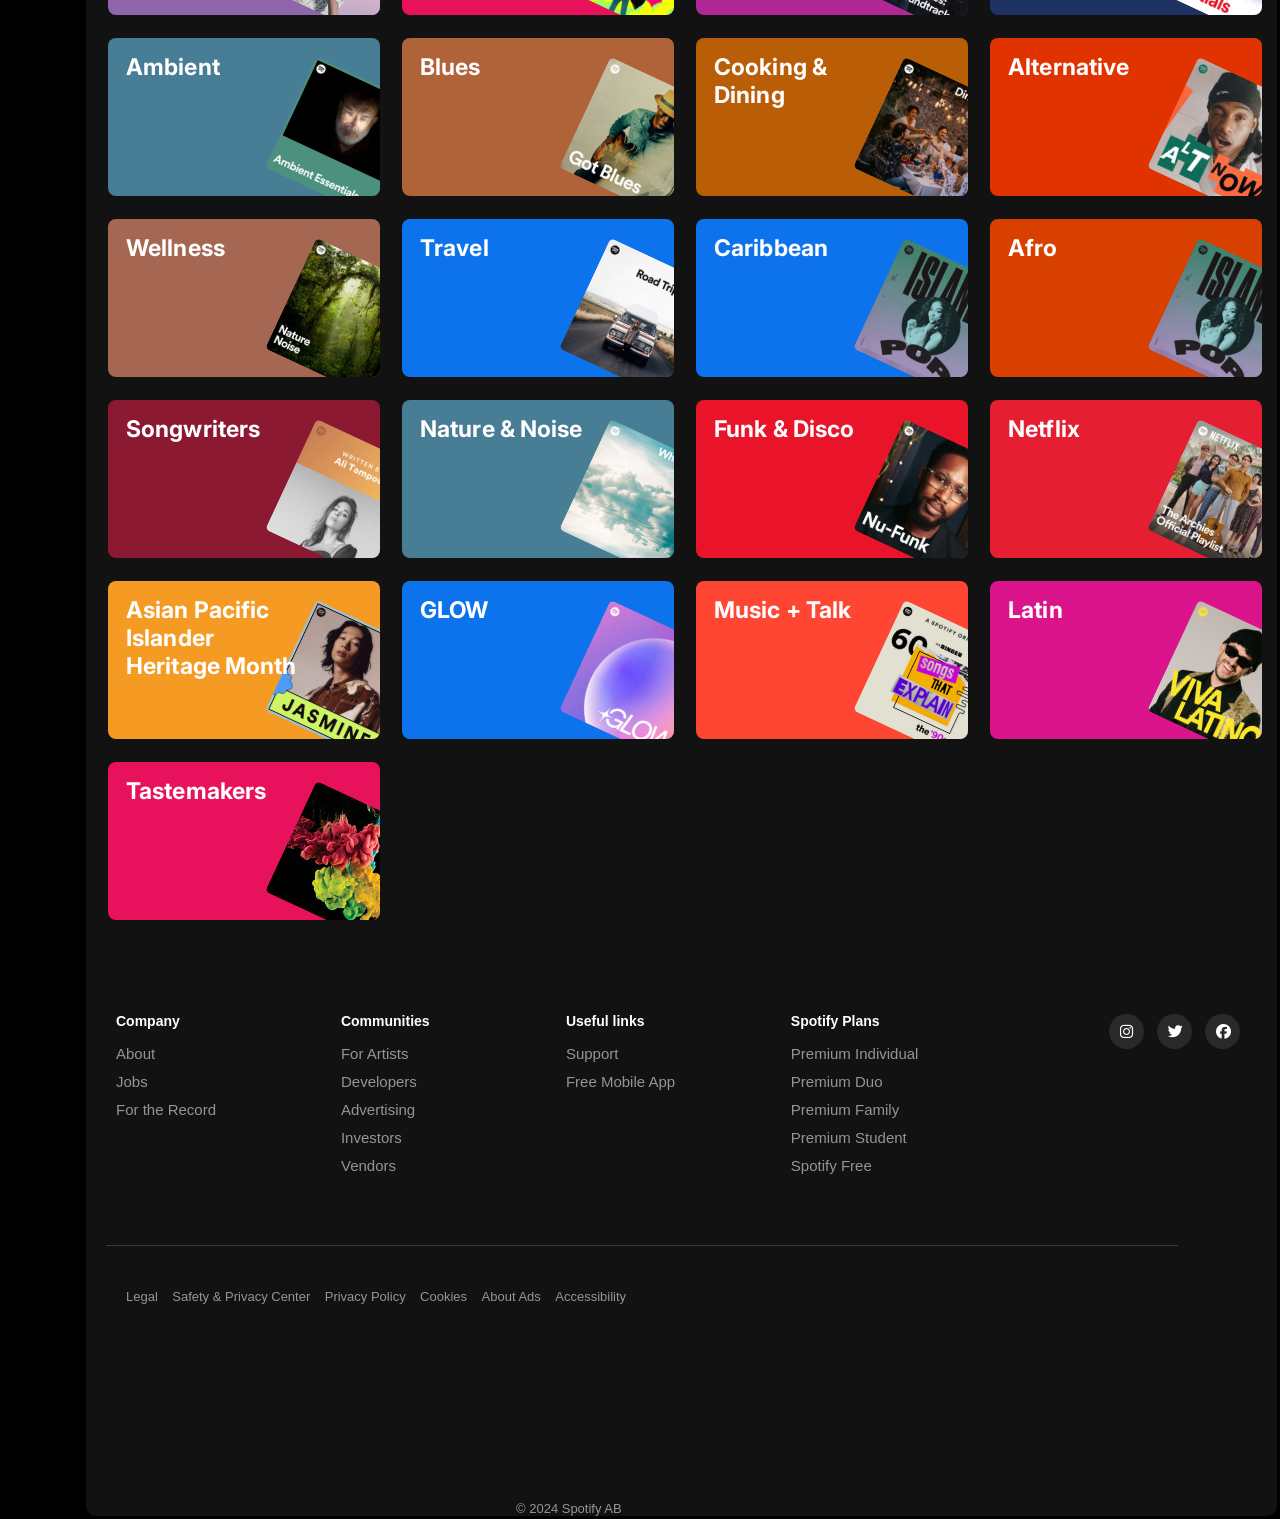
<file: serching-page.html>
<!DOCTYPE html>
<html lang="en">
<head>
    <meta charset="UTF-8">
    <meta name="viewport" content="width=device-width, initial-scale=1.0">
    
    <title>Spotify - Search</title>
    <link rel="icon" sizes="32x32" type="image/png" href="https://open.spotifycdn.com/cdn/images/favicon32.b64ecc03.png">

    <link rel="stylesheet" href="./fontawesome-free-6.5.2-web/css/all.css" />
    <link rel="stylesheet" href="./css/spotify.css">

    <link rel="preconnect" href="https://fonts.googleapis.com">
    <link rel="preconnect" href="https://fonts.gstatic.com" crossorigin>
    <link href="https://fonts.googleapis.com/css2?family=Inter:wght@100..900&display=swap" rel="stylesheet">
</head>
<body bgcolor="black" text="white" style="font-family: Verdana, sans-serif;">
    <!-- content bar -->
    <div class="icon-bar">
        <div class="icon">
            <ul>
                <li><a href="./index.html" title="Home"><i class="fa-solid fa-house"></i></a></li>
                <li><a href="./serching-page.html" title="Search"><i class="fa-solid fa-magnifying-glass active-menu-2"></i></a></li>
            </ul>
        </div>
        <div class="icon-2  ">
            <ul>
                <li><a href="" title="Expand Your Library"><i class="fa-solid fa-bars"></i></a></li>
                <li><a href="" title="Create Playlist or folder"><i class="fa-solid fa-plus"></i></a></li>
            </ul>
        </div>
    </div>
    <!-- content bar end -->
    <!-- main content  -->
    <div class="serch-main-box">
        <!--serch navigation menu  -->
        <div class="serch-navigation-bar">
            <div class="button">
                <a href="" title="Go back"><i class="fa-solid fa-angle-left"></i></a>
                <a href="" title="Go forwed"><i class="fa-solid fa-angle-right"></i></a>
            </div>
            <div class="serch-bar">
                <input type="search" name="a" id="" placeholder="What do you want to play?" required="">
            </div>
            <div class="app-info">
                <a href=""><i class="fa-regular fa-circle-down"></i>Install App</a>
                <a href="" title="What's New"><i class="fa-solid fa-bell"></i></a>
                <a href=""><i class="fa-solid fa-user-tie"></i></a>
            </div>  
        <p class="clear"></p>
        </div>
        <!--serch navigation menu end -->
            <!-- biggest hit  -->
            <div class="serch-album">
                <h3>Recent searches</h3>
                <div>
                    <a href=""><img src="./image/serch-page-image/1.jpeg" alt=""></a>
                    <a href="">Gaman Santhal</a> <br> 
                    <span>Artist</span>
                    <div class="subbutton">
                        <a href=""><i class="fa-solid fa-play"></i></a>
                    </div>
                    <div class="subbutton-2">
                        <a href=""><i class="fa-solid fa-xmark"></i></a>
                    </div>
                </div>
                <div>
                    <a href=""><img src="./image/serch-page-image/2.jpeg" alt=""></a>
                    <a href="">Mayabhai Ahir</a> <br> 
                    <span>Artist</span>
                    <div class="subbutton">
                        <a href=""><i class="fa-solid fa-play"></i></a>
                    </div>
                    <div class="subbutton-2">
                        <a href=""><i class="fa-solid fa-xmark"></i></a>
                    </div>
                </div>
                <div>
                    <a href=""><img src="./image/serch-page-image/3.jpeg" alt=""></a>
                    <a href="">Kirtidan Gadhvi</a> <br> 
                    <span>Artist</span>
                    <div class="subbutton">
                        <a href=""><i class="fa-solid fa-play"></i></a>
                    </div>
                    <div class="subbutton-2">
                        <a href=""><i class="fa-solid fa-xmark"></i></a>
                    </div>
                </div>
                <div>
                    <a href=""><img src="./image/serch-page-image/4.jpeg" alt=""></a>
                    <a href="">Aditya Gadhvi</a> <br> 
                    <span>Artist</span>
                    <div class="subbutton">
                        <a href=""><i class="fa-solid fa-play"></i></a>
                    </div>
                    <div class="subbutton-2">
                        <a href=""><i class="fa-solid fa-xmark"></i></a>
                    </div>
                </div>
                <div>
                    <a href=""><img src="./image/serch-page-image/5.jpeg" alt=""></a>
                    <a href="">Yo Yo Honey Singh</a> <br> 
                    <span>Artist</span>
                    <div class="subbutton">
                        <a href=""><i class="fa-solid fa-play"></i></a>
                    </div>
                    <div class="subbutton-2">
                        <a href=""><i class="fa-solid fa-xmark"></i></a>
                    </div>
                </div>
                <div>
                    <a href=""><img src="./image/serch-page-image/6.jpeg" alt=""></a>
                    <a href="">Neha Kakkar</a> <br> 
                    <span>Artist</span>
                    <div class="subbutton">
                        <a href=""><i class="fa-solid fa-play"></i></a>
                    </div>
                    <div class="subbutton-2">
                        <a href=""><i class="fa-solid fa-xmark"></i></a>
                    </div>
                </div>
            </div>
               <p class="clear"></p>
            <!-- biggest hit end -->
             <!-- Browse all  -->
              <div class="browse">
                <h2>Browse all</h2>
                <div class="card">
                    <div class="music">
                        <h2>Music</h2>
                        <img src="./image/serch-page-image/music.jpeg" alt="">
                    </div>
                </div>
                <div class="card">
                    <div class="prodcasts">
                        <h2>Podcasts</h2>
                        <img src="./image/serch-page-image/prodcasts.jpeg" alt="">
                    </div>
                </div>
                <div class="card">
                    <div class="live-events">
                        <h2>Live Events</h2>
                        <img src="./image/serch-page-image/live-events.jpg" alt="">
                    </div>
                </div>
                <div class="card">
                    <div class="made-for-you">
                        <h2>Made For You</h2>
                        <img src="./image/serch-page-image/med for you.jpg" alt="">
                    </div>
                </div>
                <div class="card">
                    <div class="new-releases">
                        <h2>New Releases</h2>
                        <img src="./image/serch-page-image/new.jpeg" alt="">
                    </div>
                </div>
                <div class="card">
                    <div class="hindi">
                        <h2>Hindi</h2>
                        <img src="./image/serch-page-image/hindi.jpeg" alt="">
                    </div>
                </div>
                <div class="card">
                    <div class="panjabi">
                        <h2>Punjabi</h2>
                        <img src="./image/serch-page-image/7.jpeg" alt="">
                    </div>
                </div>
                <div class="card">
                    <div class="tamil">
                        <h2>tamil</h2>
                        <img src="./image/serch-page-image/8.jpeg" alt="">
                    </div>
                </div>
                <div class="card">
                    <div class="ghazals">
                        <h2>ghazals</h2>
                        <img src="./image/serch-page-image/9.jpeg" alt="">
                    </div>
                </div>
                <div class="card">
                    <div class="prodcast-chart">
                        <h2>prodcast chart</h2>
                        <img src="./image/serch-page-image/10.jpeg" alt="">
                    </div>
                </div>
                <div class="card">
                    <div class="prodcast-new-release">
                        <h2>podcast new <br> release</h2>
                        <img src="./image/serch-page-image/11.jpeg" alt="">
                    </div>
                </div>
                <div class="card">
                    <div class="video-prodcasts">
                        <h2>video prodcasts</h2>
                        <img src="./image/serch-page-image/12.jpeg" alt="">
                    </div>
                </div>
                <div class="card">
                    <div class="business-technology">
                        <h2>business & <br> technology</h2>
                        <img src="./image/serch-page-image/13.jpeg" alt="">
                    </div>
                </div>
                <div class="card">
                    <div class="chart">
                        <h2>charts</h2>
                        <img src="./image/serch-page-image/14.jpg" alt="">
                    </div>
                </div>
                <div class="card">
                    <div class="play-your-part">
                        <h2>play your part</h2>
                        <img src="./image/serch-page-image/15.jpeg" alt="">
                    </div>
                </div>
                <div class="card">
                    <div class="summer">
                        <h2>summer</h2>
                        <img src="./image/serch-page-image/16.jpeg" alt="">
                    </div>
                </div>
                <div class="card">
                    <div class="telugu">
                        <h2>telugu</h2>
                        <img src="./image/serch-page-image/17.jpeg" alt="">
                    </div>
                </div>
                <div class="card">
                    <div class="pop">
                        <h2>pop</h2>
                        <img src="./image/serch-page-image/18.jpeg" alt="">
                    </div>
                </div>
                <div class="card">
                    <div class="discover">
                        <h2>discover</h2>
                        <img src="./image/serch-page-image/19.jpeg" alt="">
                    </div>
                </div>
                <div class="card">
                    <div class="indie">
                        <h2>Indie</h2>
                        <img src="./image/serch-page-image/20.jpeg" alt="">
                    </div>
                </div>
                <div class="card">
                    <div class="love">
                        <h2>Love</h2>
                        <img src="./image/serch-page-image/21.jpeg" alt="">
                    </div>
                </div>
                <div class="card">
                    <div class="bhojpuri">
                        <h2>Bhojpuri</h2>
                        <img src="./image/serch-page-image/22.jpeg" alt="">
                    </div>
                </div>
                <div class="card">
                    <div class="trending">
                        <h2>Trending</h2>
                        <img src="./image/serch-page-image/23.jpeg" alt="">
                    </div>
                </div>
                <div class="card">
                    <div class="mood">
                        <h2>Mood</h2>
                        <img src="./image/serch-page-image/24.jpeg" alt="">
                    </div>
                </div>
                <div class="card">
                    <div class="party">
                        <h2>Party</h2>
                        <img src="./image/serch-page-image/25.jpeg" alt="">
                    </div>
                </div>
                <div class="card">
                    <div class="devotional">
                        <h2>Devotional</h2>
                        <img src="./image/serch-page-image/26.jpeg" alt="">
                    </div>
                </div>
                <div class="card">
                    <div class="decades">
                        <h2>Decades</h2>
                        <img src="./image/serch-page-image/27.jpeg" alt="">
                    </div>
                </div>
                <div class="card">
                    <div class="hip-hop">
                        <h2>Hip Hop</h2>
                        <img src="./image/serch-page-image/28.jpeg" alt="">
                    </div>
                </div>
                <div class="card">
                    <div class="dance">
                        <h2>Dance/Electroni <br> c</h2>
                        <img src="./image/serch-page-image/29.jpeg" alt="">
                    </div>
                </div>
                <div class="card">
                    <div class="student">
                        <h2>Student</h2>
                        <img src="./image/serch-page-image/30.jpeg" alt="">
                    </div>
                </div>
                <div class="card">
                    <div class="chill">
                        <h2>Chill</h2>
                        <img src="./image/serch-page-image/31.jpeg" alt="">
                    </div>
                </div>
                <div class="card">
                    <div class="gaming">
                        <h2>Gaming</h2>
                        <img src="./image/serch-page-image/32.jpeg" alt="">
                    </div>
                </div>
                <div class="card">
                    <div class="k-pop">
                        <h2>K-pop</h2>
                        <img src="./image/serch-page-image/33.jpeg" alt="">
                    </div>
                </div>
                <div class="card">
                    <div class="workout">
                        <h2>Workout</h2>
                        <img src="./image/serch-page-image/34.jpeg" alt="">
                    </div>
                </div>
                <div class="card">
                    <div class="radar">
                        <h2>RADAR</h2>
                        <img src="./image/serch-page-image/35.jpeg" alt="">
                    </div>
                </div>
                <div class="card">
                    <div class="equal">
                        <h2>EQUAL</h2>
                        <img src="./image/serch-page-image/36.jpeg" alt="">
                    </div>
                </div>
                <div class="card">
                    <div class="fresh-finds">
                        <h2>fresh finds</h2>
                        <img src="./image/serch-page-image/37.jpeg" alt="">
                    </div>
                </div>
                <div class="card">
                    <div class="rock">
                        <h2>rock</h2>
                        <img src="./image/serch-page-image/38.jpeg" alt="">
                    </div>
                </div>
                <div class="card">
                    <div class="sleep">
                        <h2>sleep</h2>
                        <img src="./image/serch-page-image/39.jpeg" alt="">
                    </div>
                </div>
                <div class="card">
                    <div class="indian-classical">
                        <h2>indian classical</h2>
                        <img src="./image/serch-page-image/40.jpeg" alt="">
                    </div>
                </div>
                <div class="card">
                    <div class="instrumental">
                        <h2>instrumental</h2>
                        <img src="./image/serch-page-image/41.jpeg" alt="">
                    </div>
                </div>
                <div class="card">
                    <div class="spotify-singles">
                        <h2>spotify singles</h2>
                        <img src="./image/serch-page-image/42.jpeg" alt="">
                    </div>
                </div>
                <div class="card">
                    <div class="at-home">
                        <h2>at home</h2>
                        <img src="./image/serch-page-image/43.jpeg" alt="">
                    </div>
                </div>
                <div class="card">
                    <div class="country">
                        <h2>country</h2>
                        <img src="./image/serch-page-image/44.jpeg" alt="">
                    </div>
                </div>
                <div class="card">
                    <div class="r-b">
                        <h2>r&b</h2>
                        <img src="./image/serch-page-image/45.jpeg" alt="">
                    </div>
                </div>
                <div class="card">
                    <div class="metal">
                        <h2>metal</h2>
                        <img src="./image/serch-page-image/46.jpeg" alt="">
                    </div>
                </div>
                <div class="card">
                    <div class="jazz">
                        <h2>jazz</h2>
                        <img src="./image/serch-page-image/47.jpeg" alt="">
                    </div>
                </div>
                <div class="card">
                    <div class="classical">
                        <h2>classical</h2>
                        <img src="./image/serch-page-image/48.jpeg" alt="">
                    </div>
                </div>
                <div class="card">
                    <div class="folk-acoustic">
                        <h2>folk & acoustic</h2>
                        <img src="./image/serch-page-image/49.jpeg" alt="">
                    </div>
                </div>
                <div class="card">
                    <div class="focus">
                        <h2>focus</h2>
                        <img src="./image/serch-page-image/50.jpeg" alt="">
                    </div>
                </div>
                <div class="card">
                    <div class="disney">
                        <h2>disney</h2>
                        <img src="./image/serch-page-image/51.jpeg" alt="">
                    </div>
                </div>
                <div class="card">
                    <div class="soul">
                        <h2>soul</h2>
                        <img src="./image/serch-page-image/52.jpeg" alt="">
                    </div>
                </div>
                <div class="card">
                    <div class="kids-family">
                        <h2>kids & family</h2>
                        <img src="./image/serch-page-image/53.jpeg" alt="">
                    </div>
                </div>
                <div class="card">
                    <div class="anime">
                        <h2>anime</h2>
                        <img src="./image/serch-page-image/54.jpeg" alt="">
                    </div>
                </div>
                <div class="card">
                    <div class="tv-movies">
                        <h2>tv & movies</h2>
                        <img src="./image/serch-page-image/55.jpeg" alt="">
                    </div>
                </div>
                <div class="card">
                    <div class="punk">
                        <h2>punk</h2>
                        <img src="./image/serch-page-image/56.jpeg" alt="">
                    </div>
                </div>
                <div class="card">
                    <div class="ambient">
                        <h2>ambient</h2>
                        <img src="./image/serch-page-image/57.jpeg" alt="">
                    </div>
                </div>
                <div class="card">
                    <div class="blues">
                        <h2>blues</h2>
                        <img src="./image/serch-page-image/58.jpeg" alt="">
                    </div>
                </div>
                <div class="card">
                    <div class="cooking-dining">
                        <h2>cooking & <br>dining</h2>
                        <img src="./image/serch-page-image/59.jpeg" alt="">
                    </div>
                </div>
                <div class="card">
                    <div class="alternative">
                        <h2>alternative</h2>
                        <img src="./image/serch-page-image/60.jpeg" alt="">
                    </div>
                </div>
                <div class="card">
                    <div class="wellness">
                        <h2>wellness</h2>
                        <img src="./image/serch-page-image/61.jpeg" alt="">
                    </div>
                </div>
                <div class="card">
                    <div class="travel">
                        <h2>travel</h2>
                        <img src="./image/serch-page-image/62.jpeg" alt="">
                    </div>
                </div>
                <div class="card">
                    <div class="caribbean">
                        <h2>caribbean</h2>
                        <img src="./image/serch-page-image/63.jpeg" alt="">
                    </div>
                </div>
                <div class="card">
                    <div class="afro">
                        <h2>afro</h2>
                        <img src="./image/serch-page-image/63.jpeg" alt="">
                    </div>
                </div>
                <div class="card">
                    <div class="songwriters">
                        <h2>songwriters</h2>
                        <img src="./image/serch-page-image/65.jpeg" alt="">
                    </div>
                </div>
                <div class="card">
                    <div class="nature-noise">
                        <h2>nature & noise</h2>
                        <img src="./image/serch-page-image/66.jpeg" alt="">
                    </div>
                </div>
                <div class="card">
                    <div class="funk-disco">
                        <h2>funk & disco</h2>
                        <img src="./image/serch-page-image/67.jpeg" alt="">
                    </div>
                </div>
                <div class="card">
                    <div class="netflix">
                        <h2>netflix</h2>
                        <img src="./image/serch-page-image/68.jpeg" alt="">
                    </div>
                </div>
                <div class="card">
                    <div class="asian-pacific">
                        <h2>asian pacific <br>islander <br>heritage month</h2>
                        <img src="./image/serch-page-image/69.jpeg" alt="">
                    </div>
                </div>
                <div class="card">
                    <div class="glow">
                        <h2>GLOW</h2>
                        <img src="./image/serch-page-image/70.jpeg" alt="">
                    </div>
                </div>
                <div class="card">
                    <div class="music-talk">
                        <h2>music + talk</h2>
                        <img src="./image/serch-page-image/71.jpeg" alt="">
                    </div>
                </div>
                <div class="card">
                    <div class="latin">
                        <h2>latin</h2>
                        <img src="./image/serch-page-image/72.jpeg" alt="">
                    </div>
                </div>
                <div class="card">
                    <div class="tastemakers">
                        <h2>tastemakers</h2>
                        <img src="./image/serch-page-image/73.png" alt="">
                    </div>
                </div>
              </div>
              <p class="clear"></p>
             <!-- Browse all end -->
            <!-- main content end -->
            <!-- footer part  -->
            <div class="footer-content">
                <div>
                <h3>Company</h3>
                    <ul>
                        <li><a href="">About</a></li>
                        <li><a href="">Jobs</a></li>
                        <li><a href="">For the Record</a></li>
                    </ul>
                </div>
                <div>
                <h3>Communities</h3>
                    <ul>
                        <li><a href="">For Artists</a></li>
                        <li><a href="">Developers</a></li>
                        <li><a href="">Advertising</a></li>
                        <li><a href="">Investors</a></li>
                        <li><a href="">Vendors</a></li>
                    </ul>
                </div>
                <div>
                <h3>Useful links</h3>
                    <ul>
                        <li><a href="">Support</a></li>
                        <li><a href="">Free Mobile App</a></li>
                    </ul>
                </div>
                <div>
                <h3>Spotify Plans</h3>
                    <ul>
                        <li><a href="">Premium Individual</a></li>
                        <li><a href="">Premium Duo</a></li>
                        <li><a href="">Premium Family</a></li>
                        <li><a href="">Premium Student</a></li>
                        <li><a href="">Spotify Free</a></li>
                    </ul>
                </div>
                <div class="social-midea-icon">
                    <ul>
                        <li><a href="https://instagram.com/spotify"><i class="fa-brands fa-instagram"></i></a></li>
                        <li><a href="https://twitter.com/spotify"><i class="fa-brands fa-twitter"></i></a></li>
                        <li><a href="https://www.facebook.com/Spotify"><i class="fa-brands fa-facebook"></i></a></li>
                    </ul>
                </div>
                <p class="clear"></p>
            </div>
            <div class="notes">
                <div class="notes-1">
                    <ul>
                        <li><a href="">Legal</a></li>
                        <li><a href="">Safety & Privacy Center</a></li>
                        <li><a href="">Privacy Policy</a></li>
                        <li><a href="">Cookies</a></li>
                        <li><a href="">About Ads</a></li>
                        <li><a href="">Accessibility</a></li>
                    </ul>
                </div>
                <div class="notes-2">
                    © 2024 Spotify AB
                </div>
            </div>
     <!-- footer part end -->
    </div>  
    <p class="clear"></p>
   <!-- music bar -->
   <div class="music-bar">
       <div class="music-name">
        <div class="music-img">
            <img src="./image/index-image/music-img.jpeg" alt="">
        </div>
        <div class="music-content-2">
            <a href="">Sarphira(From"Chandu Champion")</a> <br> 
            <span><a href="">Pritam,</a><a href="">Sreerama Chandra,</a><a href="">Kausar Munir</a></span>
        </div>
        <div class="add-icon">
            <a href="" title="Add to playlist"><i class="fa-solid fa-check"></i></a>    
        </div>
       </div>
       <div class="music-controls">
        <span><i class="fa-solid fa-shuffle"></i><i class="fa-solid fa-backward-step" title="Previous"></i><i class="fa-solid fa-circle-play" title="Play"></i><i class="fa-solid fa-forward-step" title="Next"></i><i class="fa-solid fa-repeat" title="Enebal repeat"></i></span>
        <div class="slider">
            0:00 <input type="range" name="" id="">3:25
        </div>
       </div>
       <div class="music-content-3">
            <div class="media-1">
                <span><i class="fa-regular fa-square-caret-right" title="Now playing view"></i><i class="fa-solid fa-microphone"title="Lyrics"></i><i class="fa-solid fa-bars" title="Queue"></i><i class="fa-solid fa-laptop-file" title="Connect to a Device"></i></span>
            </div>
            <div class="sound">
                <i class="fa-solid fa-volume-low"  title="muet"></i><input type="range" name="" id="">
            </div>
            <div class="media-2">
                <i class="fa-solid fa-minimize" title="Open miniplayer"></i><i class="fa-solid fa-up-right-and-down-left-from-center" title="Full screen"></i>  
            </div>
       </div>
    </div>
   <!-- music bar end -->
</body>
</html>
</file>
<file: css/spotify.css>
body{
    margin: 3px;
}
body > div{
    float: left;
    margin: 3px;
    margin-bottom: 0px;
}
/* content bar  */
.icon-bar{
    width: 5.5%;
    position: fixed;
}
.icon{
    background-color: #121212;
    border-radius: 10px;
}
.icon > ul{
    list-style-type: none;
    padding-left: 25px;
}
.icon > ul > li > a > i{
    font-size: 23px;
    padding-top: 7px;
    color: #B3B3B3;
}
.icon > ul > li:nth-child(1) > a > i{
    padding-bottom: 17px;
}
.icon > ul > li:nth-child(2) > a > i{
    padding-bottom: 6px;
    color: #B3B3B3;
}
.icon > ul > li:nth-child(2) > a > i:hover{
    color: white;
}
.icon-bar > div{
    border: 0.2px solid transparent;
    margin-bottom: 4px;
}
.icon-bar > div:nth-child(2){
    margin-bottom: 0px;
}
.icon-2{
    background-color: #121212;
    border-radius: 10px;
    height: 542px;   
}
.icon-2 > ul{
    list-style-type: none;
    padding-left: 28px;
}
.icon-2 > ul > li > a > i{
    font-size: 20px;
    padding-top: 7px;
    color: #B3B3B3;
    transition: 0.2s;
}
.icon-2 > ul > li:nth-child(1) > a > i{
    padding-bottom: 17px;
}
.icon-2 > ul > li:nth-child(2) > a > i{
    padding-bottom: 6px;
    font-weight: lighter;
}
.icon-2 > ul > li > a > i:hover{
    color: white;
}
/* content bar end */
.clear{
    clear: both;
    margin: 0px;
}
/* music bar  */
.music-bar{
    position: fixed;
    bottom: 0px;
    background-color: black;
    margin: 0px;
    width: 100%;
    height: 89px;
    z-index: 5;
}
.music-bar > div{
    float: left;
}
.music-bar > div:nth-child(1){
    width: 40%;
}
.music-bar > div:nth-child(2){
    width: 46%;
}
.music-bar > div:nth-child(3){
    width: 27%;
}
.music-content-2{
    line-height: 15px;
    padding-top: 27px;
    padding-left: 5px;
}
.music-content-2 > a{
    font-size: 13px;
    color: white;
    text-decoration: none;
}
.music-content-2 > a:hover{
    text-decoration: underline;
}
.music-content-2 > span > a{
    font-size: 11px;
    color: #B3B3B3;
    text-decoration: none;
}
.music-content-2 > span > a:hover{
    text-decoration: underline;
    color: white;
}
.add-icon{
    margin-top: 35px;
    margin-left: 13px;
    width: 22px;
    height: 22px;
    background: #1ED45F;
    text-align: center;
    border-radius: 50%;
}
.add-icon >  a > i{ 
    color: #121212;
}
.music-controls{
    margin-left: 350px;
}
.music-controls > span{
    display: inline-block;
    margin-top: 15px;
    margin-left: 210px;
}
.music-controls >  span > i{
    font-size: 25px;
    color: black;
    margin-right: 25px;
}
.music-controls >  span > i:nth-child(1),.music-controls >  span > i:nth-child(5){
    font-size: 18px;
    color: #B3B3B3;

}
.music-controls >  span > i:nth-child(2),.music-controls >  span > i:nth-child(4){
    font-size: 21px;
    color: #B3B3B3;
}
.music-controls >  span > i:nth-child(1):hover,.music-controls >  span > i:nth-child(5):hover,.music-controls >  span > i:nth-child(2):hover,.music-controls >  span > i:nth-child(4):hover{
    color: white;
    cursor: pointer;
    transition: 0.3s;
}
.music-controls >  span > i:nth-child(3){
    font-size: 33px;
    vertical-align: sub;
    color: white;
}
.slider{
    font-size: 12px;
    margin-left: 57px;
    margin-top: 10px;
    color: #B3B3B3;
}
.slider > input[type="range"]{
    width: 80%;
    height: 10px;
    outline: none;
}
.music-content-3 > div{
    float: left;
}
.media-1{
    margin-top: 35px;
    margin-left: 20px;
}
.media-1 > span{
    display: inline-block;
    font-size: 16px;
}
.media-1 > span > i{
    padding-left: 16px;
    color: #B3B3B3;
    transition: 0.3s;
}
.media-1 > span > i:hover{
    color: white;
    cursor: pointer;
}
.sound{
    margin-top: 33px;
    width: 37%;
}
.sound > i{
    margin-left: 15px;
    margin-right: 5px;
    color: #B3B3B3;
    transition: 0.3s;
}
.sound > i:hover{
    color: white;
    cursor: pointer;
}
.sound > input{
    width: 70%;
}
.media-2{
    margin-top: 33px;
}
.media-2 > i{
    font-size: 16px;
    margin-left: 15px;
    color: #B3B3B3;
    transition: 0.3s;
}
.media-2 > i:hover{
    color: white;
    cursor: pointer;  
}
/* music bar end */
/* Main Content  */
.main-box{
    width: 93.5%;
    margin-left: 83px;
    background-image:linear-gradient(to bottom,#11272C 0px 150px,#121212 330px); 
    border-radius: 10px;
}
/* navigation menu  */
.navigation-bar{
    position: sticky;
    top: 0px;
    background-color: #11272C;
    top: 5px;
    z-index: 1;
    border-radius: 10px 10px 0px 0px ;
}
.navigation-bar > div{
    float: left;
    margin-top: 20px;
    margin-left: 25px;
}
.navigation-bar > div:nth-child(2){
    padding-top: 0px;
}
.navigation-bar > div:nth-child(2){
    margin-left: 755px;
}
.navigation-bar > .button > a > i{
    padding: 6px 9px;
    font-size: 22px;
    background-color: black;
    color: white;
    border-radius: 100px 100px;
}
.navigation-bar > .button > a > i:nth-child(1){
    background-color: rgb(10,25,28);
}
.navigation-bar > .app-info > a{
    display: inline-block;
    width: auto;
    border: 0.2px solid transparent;
    margin: 2px;
    color: white;
    font-size: 12px;
    font-weight: 800;
    padding: 9px 16px;
    text-decoration: none;
    border-radius: 100px;
}
.navigation-bar > .app-info > a:nth-child(2) > i{
    font-size: 17px;
    padding-right: 4px;
}
.navigation-bar > .app-info > a:nth-child(2){
    background-color: black;
}
.navigation-bar > .app-info > a:nth-child(1){
    background-color: white;
    color: black;
}
.navigation-bar > .app-info > a:nth-child(1):hover,.navigation-bar > .app-info > a:nth-child(2):hover{
    transform: scale(1.02,1.02);
}
.navigation-bar > .app-info > a:nth-child(3){
    font-size: 15px;
    padding: 6px 8px;
    background-color: black;
}
.button > .app-info > a:nth-child(4){
    font-size: 12px;
    padding: 6px 8px;
    background-color: #B49BC8;
    color: black;
}
.option{
    padding-bottom: 10px;
}
.option > a{
    padding: 8px 12px;
    font-size: 13px;
    border-radius: 100px;
    text-decoration: none;
    background-color: rgba(255, 255, 255, 0.105);
    color: white;
}
.option > a:hover{
    background-color: rgba(255, 255, 255, 0.144);
}
/*navigation menu end */
/* content menu  */
.hilight > div{
    float: left;
    width: 32%;
    margin-left: 23px;
}
.music-content{
    position: relative;
    line-height: 15px;
    padding-top: 22px;
}
.music-content > div{
    float: left;
}
.hilight > div:nth-child(2){
    margin-left: 11px;
}
.music-content > .img{
    width: 16.3%;
}
.music-content > .img > a > img{
    width: 100%;
    height: 100%;
    border-radius: 3px 0px 0px 3px;
}
.music-content > .content{
    width: 79.6%;
    padding-top: 24px;
    padding-left: 15px;
    padding-bottom: 24px;
    background-color: rgba(255, 255, 255, 0.048);
    border-radius: 0px 4px 4px 0px;
    transition: 0.3s;
}
.music-content > .content:hover{
    background-color: rgba(255, 255, 255, 0.145);
    cursor: pointer;
}
.music-content > .content > a{
    text-decoration: none;
    color: white;
    font-size: 14.5px;
    font-family: Verdana, sans-serif;
    font-weight: 550;
}
.music-content > .subbutton{
    position: absolute;
    left: 335px;
    top: 31px;
    width: auto;
    font-size: 20px;
    background-color: #20C75C;
    padding: 14px 15px;
    border-radius: 50px 50px;
    box-shadow: 0px 5px 10px  rgba(1, 1, 1, 0.613);
    cursor: pointer;
    opacity: 0;
    visibility: hidden;
    transition: 0.3s;
}
.music-content > .subbutton:hover{
    transform: scale(1.03,1.03);
}
.music-content:hover > .subbutton{
    opacity: 1;
    visibility: visible;
}
.music-content > .subbutton > a > i{
    font-size: 20px;
    padding-left: 3px;
    color: black; 
}
/* content menu end */
/* singer menu  */
h2{
    margin: 0px;
    font-size: 20px;
    margin-top: 65px;
    margin-left: 25px;
    letter-spacing: -1px;
    margin-bottom: 7px;
}
.singer > div{
    float: left;
    width: 17.8%;
    padding: 12px;
    cursor: pointer;
    border-radius: 7px;
    position: relative;
}
.singer > div:hover{
    background-color: rgba(255, 255, 255, 0.027);
}
.singer > div:nth-child(1){
    margin-left: 10px;
}
.singer > div > a > img{
    width: 100%;
    border-radius: 7px;
    margin-bottom: 5px;
}
.singer > div > a{
    color: white;
    text-decoration: none;
    font-size: 14.5px;
}
.singer > div > span{
    display: block;
    color: white;
    text-decoration: none;
    font-size: 12.5px;
    font-weight: 530;
    padding-top: 6px;
    color: #B3B3B3;
    line-height: 18px;
}
.singer > div > span > a{
    color: #B3B3B3;
    text-decoration: none;
    font-size: 12.5px;
    font-weight: 530;
}
.singer > div > span > a:hover{
    text-decoration: underline;
}
.singer > div > .subbutton > a > i{
    color: black;
}
.singer > div > .subbutton{
    position: absolute;
    right: 20px;
    bottom: 85px;
    width: auto;
    font-size: 20px;
    background-color: #20C75C;
    padding: 10px 15px;
    border-radius: 50px 50px;
    box-shadow: 0px 5px 10px  rgba(1, 1, 1, 0.613);
    cursor: pointer;
    opacity: 0;
    visibility: hidden;
    transition: 0.5s;
}
.singer > div > .subbutton:hover{
    transform: scale(1.1,1.1);
}
.singer > div:hover > .subbutton{
    bottom: 95px;
    opacity: 1;
    visibility: visible;
}
/* singer menu end */
/* recently play */
.recently-play > h2{
    margin: 0px;
    font-size: 20px;
    margin-top: 52px;
    margin-left: 20px;
    letter-spacing: -1px;
    margin-bottom: 7px;
}
.recently-play > div{
    float: left;
    width: 14.6%;
    padding: 12px;
    cursor: pointer;
    border-radius: 7px;
    margin-bottom: 50px;
    position: relative;
}
.recently-play > div:nth-child(2){
    padding-left: 22px;
}
.recently-play > div:hover{
    background-color: rgba(255, 255, 255, 0.027);
}
.recently-play > div:nth-child(1){
    margin-left: 10px;
}
.recently-play > div > a > img{
    width: 100%;
    border-radius: 7px;
    margin-bottom: 5px;
}
.recently-play > div > a{
    color: white;
    text-decoration: none;
    font-size: 14.5px;
}
.recently-play > div > span{
    display: block;
    color: white;
    text-decoration: none;
    font-size: 12.5px;
    font-weight: 530;
    padding-top: 6px;
    color: #B3B3B3;
    line-height: 18px;
}
.recently-play > div > span > a{
    color: #B3B3B3;
    text-decoration: none;
    font-size: 12.5px;
    font-weight: 530;
}
.recently-play > div > span > a:hover{
    text-decoration: underline;
}
.recently-play > div > .subbutton > a > i{
    color: black;
}
.recently-play > div > .subbutton{
    position: absolute;
    right: 20px;
    bottom: 85px;
    width: auto;
    font-size: 20px;
    background-color: #20C75C;
    padding: 10px 15px;
    border-radius: 50px 50px;
    box-shadow: 0px 5px 10px  rgba(1, 1, 1, 0.613);
    cursor: pointer;
    opacity: 0;
    visibility: hidden;
    transition: 0.5s;
}
.recently-play > div > .subbutton:hover{
    transform: scale(1.1,1.1);
}
.recently-play > div:hover > .subbutton{
    bottom: 95px;
    opacity: 1;
    visibility: visible;
}
/* recently play end */
/* songs album  */

.hits-heding > a{
    color: white;
    font-size: 20px;
    font-weight: 550;
    margin-left: 20px;
    letter-spacing: -1px;
    text-decoration: none;
}
.hits-heding > a:hover{
    text-decoration: underline;
}
.show-menu > a{
    margin-left: 930px;
    font-size: 12px;
    text-decoration: none;
    color: #B3B3B3;
    font-weight: bolder;
}
.show-menu > a:hover{
    text-decoration: underline;
}
.hits-heding-2 > a{
    color: white;
    font-size: 20px;
    font-weight: 550;
    margin-left: 20px;
    letter-spacing: -1px;
    text-decoration: none;
}
.hits-heding-2 > a:hover{
    text-decoration: underline;
}
.show-menu-2 > a{
    margin-left: 900px;
    font-size: 12px;
    text-decoration: none;
    color: #B3B3B3;
    font-weight: bolder;
}
.show-menu-2 > a:hover{
    text-decoration: underline;
}
.show-menu-3 > a{
    margin-left: 960px;
    font-size: 12px;
    text-decoration: none;
    color: #B3B3B3;
    font-weight: bolder;
}
.show-menu-3 > a:hover{
    text-decoration: underline;
}
.show-menu-4 > a{
    margin-left: 980px;
    font-size: 12px;
    text-decoration: none;
    color: #B3B3B3;
    font-weight: bolder;
}
.show-menu-4 > a:hover{
    text-decoration: underline;
}
.show-menu-5 > a{
    margin-left: 950px;
    font-size: 12px;
    text-decoration: none;
    color: #B3B3B3;
    font-weight: bolder;
}
.show-menu-5 > a:hover{
    text-decoration: underline;
}
.show-menu-6 > a{
    margin-left: 1010px;
    font-size: 12px;
    text-decoration: none;
    color: #B3B3B3;
    font-weight: bolder;
}
.show-menu-6 > a:hover{
    text-decoration: underline;
}
.show-menu-7 > a{
    margin-left: 1070px;
    font-size: 12px;
    text-decoration: none;
    color: #B3B3B3;
    font-weight: bolder;
}
.show-menu-7 > a:hover{
    text-decoration: underline;
}
.show-menu-8 > a{
    margin-left: 970px;
    font-size: 12px;
    text-decoration: none;
    color: #B3B3B3;
    font-weight: bolder;
}
.show-menu-8 > a:hover{
    text-decoration: underline;
}
.show-menu-9 > a{
    margin-left: 990px;
    font-size: 12px;
    text-decoration: none;
    color: #B3B3B3;
    font-weight: bolder;
}
.show-menu-9 > a:hover{
    text-decoration: underline;
}
.show-menu-10 > a{
    margin-left: 906px;
    font-size: 12px;
    text-decoration: none;
    color: #B3B3B3;
    font-weight: bolder;
}
.show-menu-10 > a:hover{
    text-decoration: underline;
}
.song-album > div{
    float: left;
    width: 17.8%;
    padding: 12px;
    cursor: pointer;
    border-radius: 7px;
    margin-top: 10px;
    margin-bottom: 50px;
    position: relative;
}
.song-album > div:hover{
    background-color: rgba(255, 255, 255, 0.027);
}
.song-album > div:nth-child(1){
    margin-left: 10px;
}
.song-album > div > a > img{
    width: 100%;
    border-radius: 7px;
    margin-bottom: 5px;
}
.song-album > .round-img > a > img{
    border-radius: 100px;
    height: 215px;
}
.song-album > div > a{
    color: white;
    text-decoration: none;
    font-size: 14.5px;
}
.song-album > div > span{
    display: block;
    color: white;
    text-decoration: none;
    font-size: 12.5px;
    font-weight: 530;
    padding-top: 6px;
    color: #B3B3B3;
    line-height: 18px;
}
.song-album > div > span > a{
    color: #B3B3B3;
    text-decoration: none;
    font-size: 12.5px;
    font-weight: 530;
}
.song-album > div > span > a:hover{
    text-decoration: underline;
}
.song-album > div > .subbutton > a > i{
    color: black;
}
.song-album > div > .subbutton{
    position: absolute;
    right: 20px;
    bottom: 85px;
    width: auto;
    font-size: 20px;
    background-color: #20C75C;
    padding: 10px 15px;
    border-radius: 50px 50px;
    box-shadow: 0px 5px 10px  rgba(1, 1, 1, 0.613);
    cursor: pointer;
    opacity: 0;
    visibility: hidden;
    transition: 0.5s;
}
.song-album > div > .subbutton:hover{
    transform: scale(1.1,1.1);
}
.song-album > div:hover > .subbutton{
    bottom: 95px;
    opacity: 1;
    visibility: visible;
}
/* songs album end */
/* Main Content end */
/* footer part  */
.footer-content{
    margin-left: 30px;
    margin-right: 25px;
    margin-top: 20px;
}
.clear{
    clear: both;
    margin: 0px;
}
.footer-content > div{
    float: left;
    width: 19.8%;
    height: 230px;
}
.footer-content > div > h3{
    font-size: 14px;
    margin: 0px;
    margin-top: 18px;
}
.footer-content > div > ul{
    list-style-type: none;
    padding-left: 0px;
}
.footer-content > div > ul > li > a{
    text-decoration: none;
    color: #959595;
    font-size: 15px;
    transition: 0.2s;
}
.footer-content > div > ul > li > a:hover{
    color: white;
    text-decoration: underline;
}
.footer-content > div > ul > li{
    margin-top: 10px;
}
.footer-content > div:nth-child(5){
    width: 13.5%;
    height: 70px;
    margin-left: 80px;
    margin-top: -7px;
}
.social-midea-icon > ul{
    padding: 0px;
}
.social-midea-icon > ul > li{
    float: left;
    width: 35px;
    height: 35px;
    margin-left: 13px;
    border-radius: 50px 50px;
    background-color: #292929;
    cursor: pointer;
}
.social-midea-icon > ul > li:hover{
    background-color: #727272;
}
.social-midea-icon > ul > li > a > i{
    text-align: center;
    padding-left: 11px;
    padding-top: 10px;
    font-size: 15px;
    color: white;
}
.notes > div{
    float: left;
}
.notes-1{
    margin-left: 10px;
    padding-top: 25px;
    width: 51%;
    height: 190px;
    border: none;
}
.notes-1 > ul{
    list-style-type: none;
    padding: 0px;
}
.notes-1 > ul > li{
    display: inline-block;
    margin-left: 10px;
}
.notes-1 > ul > li > a{
    text-decoration: none;
    font-size: 13px;
    color:#959595 ;
    transition: 0.2s;
}
.notes-1 > ul > li > a:hover{
    color: white;
}
.notes-2{
    margin-left: 410px;
    font-size: 13px;
    color: #959595;
    padding-top: 40px;
}
::-webkit-scrollbar {
    width: 8px;
}
::-webkit-scrollbar-thumb {
    background: #B3B3B3; 
    border-radius: 0px 10px 0px 0px;
}





.music-main-box{
    width: 93.5%;
    margin-left: 83px;
    background-image:linear-gradient(to bottom,#202020 0px 150px,#121212 330px); 
    border-radius: 10px;
}
/* navigation menu  */
.music-navigation-bar{
    position: sticky;
    top: 0px;
    background-color: #202020;
    top: 5px;
    z-index: 1;
    border-radius: 10px 10px 0px 0px ;
    padding-bottom: 10px;
}
.music-navigation-bar > div{
    float: left;
    margin-top: 20px;
    margin-left: 25px;
}
.music-navigation-bar > div:nth-child(2){
    padding-top: 0px;
}
.music-navigation-bar > div:nth-child(2){
    margin-left: 760px;
}
.music-navigation-bar > .button > a > i{
    padding: 6px 9px;
    font-size: 22px;
    background-color: black;
    color: white;
    border-radius: 100px 100px;
}
.music-navigation-bar > .button > a > i:nth-child(1){
    background-color: black;
}
.music-navigation-bar > .app-info > a{
    display: inline-block;
    width: auto;
    border: 0.2px solid transparent;
    margin: 2px;
    color: white;
    font-size: 12px;
    font-weight: 800;
    padding: 9px 16px;
    text-decoration: none;
    border-radius: 100px;
}
.music-navigation-bar > .app-info > a:nth-child(2) > i{
    font-size: 17px;
    padding-right: 4px;
}
.music-navigation-bar > .app-info > a:nth-child(2){
    background-color: black;
}
.music-navigation-bar > .app-info > a:nth-child(1){
    background-color: white;
    color: black;
}
.music-navigation-bar > .app-info > a:nth-child(1):hover,.music-navigation-bar > .app-info > a:nth-child(2):hover{
    transform: scale(1.02,1.02);
}
.music-navigation-bar > .app-info > a:nth-child(3){
    font-size: 15px;
    padding: 6px 8px;
    background-color: black;
}
.music-navigation-bar > .app-info > a:nth-child(4){
    font-size: 12px;
    padding: 6px 8px;
    background-color: #B49BC8;
    color: black;
}
.option{
    padding-bottom: 10px;
}
.option > a{
    padding: 8px 12px;
    font-size: 13px;
    color: white;
    border-radius: 100px;
    text-decoration: none;
    background-color: rgba(255, 255, 255, 0.105);
    color: white;
}
/* music-navigation menu end */
/* music-content-menu */
.music-hilight-manu{
    margin-top: 10px;
    margin-left: 23px;
}
.music-hilight-manu > div{
    float: left;
    width: 24%;
    margin-left: 12px;
}
.music-hilight-manu > div:nth-child(1){
    margin-left: 0px;
}
.music-suggetion{
    position: relative;
}
.music-suggetion > div{
    float: left;
}
.music-suggetion > .img{
    width: 22%;
    height: 60px;
}
.music-suggetion > .content{
    width: 78%;
    height: 65px;
    background-color: rgba(255, 255, 255, 0.048);
    border-radius: 0px 4px 4px 0px;
    transition: 0.3s;
}
.music-suggetion > .content:hover{
    background-color: rgba(255, 255, 255, 0.145);
    cursor: pointer;
}

.music-suggetion > .img > a > img{
    width: 100%;
    border-radius: 4px 0px 0px 4px;
}
.music-suggetion > .content > a{
    display: inline-block;
    text-decoration: none;
    color: white;
    font-size: 14.5px;
    font-family: Verdana, sans-serif;
    font-weight: 550;
    padding-left: 16px;
    padding-top: 10px;
    line-height: 20px;
}
.music-suggetion:nth-child(2) > .content > a,.music-suggetion:nth-child(3) > .content > a,.music-suggetion:nth-child(4) > .content > a{
    padding-top:20px;
}
.music-suggetion > .subbutton{
    position: absolute;
    left: 235px;
    top: 9px;
    width: auto;
    font-size: 20px;
    background-color: #20C75C;
    padding: 11px 15px;
    border-radius: 50px 50px;
    box-shadow: 0px 5px 10px  rgba(1, 1, 1, 0.613);
    cursor: pointer;
    visibility: hidden;
    opacity: 0;
    transition: 0.3s;
}

.music-suggetion > .subbutton:hover{
    transform: scale(1.03,1.03);
}
.music-suggetion:hover > .subbutton{
    visibility: visible;
    opacity: 1;
}
.music-suggetion > .subbutton > a > i{
    font-size: 20px;
    padding-left: 3px;
    color: black; 
}
/* music-content-menu end */
/* music-page */
.music-album{
    overflow: auto;
    padding-bottom: 40px;
    padding-top: 15px;
    margin-left: 10px;
}
.music-album > div{
    float: left;
    width: 14.7%;
    padding: 12px;
    cursor: pointer;
    border-radius: 7px;
    margin-top: 23px;
    margin-bottom: 0px;
    position: relative;
}
.music-album > div:hover{
    background-color: rgba(255, 255, 255, 0.027);
}
.music-album > div > a > img{
    width: 100%;
    border-radius: 7px;
    margin-bottom: 5px;
}
.music-album > .round-img > a > img{
    border-radius: 100px;
    height: 215px;
}
.music-album > div > a{
    color: white;
    text-decoration: none;
    font-size: 14.5px;
}
.music-album > div > span{
    display: block;
    color: white;
    text-decoration: none;
    font-size: 12.5px;
    font-weight: 530;
    padding-top: 6px;
    color: #B3B3B3;
    line-height: 18px;
}
.music-album > div > span > a{
    color: #B3B3B3;
    text-decoration: none;
    font-size: 12.5px;
    font-weight: 530;
}
.music-album > div > span > a:hover{
    text-decoration: underline;
}
.music-album > div > .subbutton{
    position: absolute;
    right: 20px;
    bottom: 85px;
    width: auto;
    font-size: 20px;
    background-color: #20C75C;
    padding: 11px 15px;
    border-radius: 50px 50px;
    box-shadow: 0px 5px 10px  rgba(1, 1, 1, 0.613);
    cursor: pointer;
    visibility: hidden;
    opacity: 0;
    transition: 0.3s;
}

.music-album > div > .subbutton:hover{
    transform: scale(1.03,1.03);
}
.music-album > div:hover > .subbutton{
    bottom: 95px;
    visibility: visible;
    opacity: 1;
}
.music-album > div >.subbutton > a > i{
    font-size: 20px;
    padding-left: 3px;
    color: black; 
}
.music-album > div:nth-child(9) > .subbutton{
    position: absolute;
    right: 20px;
    bottom: 65px;
    visibility: hidden;
    opacity: 0;
    transition: 0.3s;
}
.music-album > div:nth-child(9):hover > .subbutton{
    bottom: 75px;
    visibility: visible;
    opacity: 1;
}
/* music-page end */
/* podcasts-page */
.podcasts-album{
    overflow: auto;
    padding-bottom: 40px;
    padding-top: 0px;
    margin-left: 10px;
}
.podcasts-album > div{
    float: left;
    width: 14.7%;
    padding: 12px;
    cursor: pointer;
    border-radius: 7px;
    margin-top: 27px;
    margin-bottom: 0px;
    position: relative;
}
.podcasts-album > div:nth-child(1),.podcasts-album > div:nth-child(2),.podcasts-album > div:nth-child(3),.podcasts-album > div:nth-child(4),.podcasts-album > div:nth-child(5),.podcasts-album > div:nth-child(6){
    margin-top: 10px
}
.podcasts-album > div:hover{
    background-color: rgba(255, 255, 255, 0.027);
}
.podcasts-album > div > a > img{
    width: 100%;
    border-radius: 7px;
    margin-bottom: 5px;
}
.podcasts-album > .round-img > a > img{
    border-radius: 100px;
    height: 215px;
}
.podcasts-album > div > a{
    color: white;
    text-decoration: none;
    font-size: 14.5px;
}
.podcasts-album > div > span{
    display: block;
    color: white;
    text-decoration: none;
    font-size: 12.5px;
    font-weight: 530;
    padding-top: 6px;
    color: #B3B3B3;
    line-height: 18px;
}
.podcasts-album > div > span > a{
    color: #B3B3B3;
    text-decoration: none;
    font-size: 12.5px;
    font-weight: 530;
}
.podcasts-album > div > span > a:hover{
    text-decoration: underline;
}
.podcasts-album > div > .subbutton{
    position: absolute;
    right: 20px;
    bottom: 65px;
    width: auto;
    font-size: 20px;
    background-color: #20C75C;
    padding: 11px 15px;
    border-radius: 50px 50px;
    box-shadow: 0px 5px 10px  rgba(1, 1, 1, 0.613);
    cursor: pointer;
    visibility: hidden;
    opacity: 0;
    transition: 0.3s;
}

.podcasts-album > div > .subbutton:hover{
    transform: scale(1.03,1.03);
}
.podcasts-album> div:hover > .subbutton{
    bottom: 75px;
    visibility: visible;
    opacity: 1;
}
.podcasts-album > div >.subbutton > a > i{
    font-size: 20px;
    padding-left: 3px;
    color: black; 
}
/* podcasts-page end */

/* active menu */
.active-menu{
    background-color: white !important;
    color: black !important;
}
.active-menu-2{
    color: white !important;
}
/* active menu end */



.serch-main-box{
    width: 93.5%;
    margin-left: 83px;
    background-color: #121212;
    border-radius: 10px;
}
/* serch nevigation bar  */
.serch-navigation-bar{
    position: sticky;
    top: 0px;
    background-color: #121212;
    top: 5px;
    z-index: 5;
    border-radius: 10px 10px 0px 0px ;
}
.serch-navigation-bar > div{
    float: left;
    margin-top: 15px;
    margin-bottom: 8px;
    margin-left: 25px;
}
.serch-navigation-bar > div:nth-child(3){
    margin-left: 540px;
}
.serch-navigation-bar > div:nth-child(2){
    width: 29.5%;
    margin: 0px;
    height: 52px;
    margin-left: 9px;
    margin-top: 8px;
}
.serch-navigation-bar > .button > a > i{
    padding: 6px 9px;
    font-size: 18px;
    background-color: black;
    color: white;
    border-radius: 100px 100px;
}
.serch-navigation-bar > .button > a:nth-child(1){
    padding-right: 4px;
}
.serch-navigation-bar > .button > a:nth-child(2) > i{
    color: #B3B3B3;
}
.serch-navigation-bar > .button > a > i:nth-child(2){
    background-color: rgb(10,25,28);
}
.serch-navigation-bar > .app-info > a{
    display: inline-block;
    width: auto;
    border: 0.2px solid transparent;
    margin: 2px;
    color: white;
    font-size: 12px;
    font-weight: 800;
    padding: 9px 16px;
    text-decoration: none;
    border-radius: 100px;
}
.serch-navigation-bar > .app-info > a:nth-child(1){
    background-color: black;
}
.serch-navigation-bar > .app-info > a:nth-child(1) > i{
    padding-right: 6px;
    font-size: 17px;
}
.serch-navigation-bar > .app-info > a:nth-child(2){
    background-color: black;
    color: #B3B3B3;
    font-size: 15px;
    padding: 6px 8px;
}
.serch-navigation-bar > .app-info > a:nth-child(2):hover{
    color: white;
    transform: scale(1.02,1.02);
}
.serch-navigation-bar > .app-info > a:nth-child(1):hover{
    transform: scale(1.02,1.02);
}
.serch-navigation-bar > .app-info > a:nth-child(3){
    font-size: 15px;
    padding: 3px 5px;
    color: black;
    background-color:#B49BC8;
}
.serch-navigation-bar > .serch-bar > input{
    color: white;
    width: 100%;
    height: 100%;
    font-size: 14px;
    padding-left: 35px;
    border-radius: 100px;
    outline: none;
    border: none;
    background-color: #2A2A2A;
    background-image: url('./../image/serch-page-image/serch-image.png');
    background-size: 20px 20px;
    background-repeat: no-repeat;
    background-position: 10px 15px;
}
.serch-navigation-bar > .serch-bar > input:focus{
    border: 2px solid white;
}
::placeholder{
    color: #B3B3B3;
}
/* serch nevigation bar end */
/* serch album  */
.serch-album{
    overflow: auto;
    padding-bottom: 20px;
    padding-top: 0px;
    margin-left: 10px;
}
.serch-album > div{
    float: left;
    width: 14.7%;
    height: 230px;
    padding: 12px;
    cursor: pointer;
    border-radius: 7px;
    margin-top: 8px;
    margin-bottom: 0px;
    position: relative;
}
.serch-album > div:nth-child(5) > a >img,.serch-album > div:nth-child(6) > a >img,.serch-album > div:nth-child(7) > a >img{
    width: 100%;
    height: 80%;
    border-radius: 50%;
    object-fit: cover;

}
.serch-album > div:hover{
    background-color: rgba(255, 255, 255, 0.027);
}
.serch-album > div > a > img{
    width: 100%;
    border-radius: 7px;
    margin-bottom: 5px;
    border-radius: 100px;
}
.serch-album > .round-img > a > img{
    border-radius: 100px;
    height: 215px;
}
.serch-album > div > a{
    color: white;
    text-decoration: none;
    font-size: 14.5px;
}
.serch-album > div > span{
    display: block;
    color: white;
    text-decoration: none;
    font-size: 12.5px;
    font-weight: 530;
    padding-top: 6px;
    color: #B3B3B3;
    line-height: 18px;
}
.serch-album > div > span > a{
    color: #B3B3B3;
    text-decoration: none;
    font-size: 12.5px;
    font-weight: 530;
}
.serch-album > div > span > a:hover{
    text-decoration: underline;
}
.serch-album > h3{
    margin: 0px;
    margin-left: 13px;
    margin-top: 20px;
    font-size: 22px;
}
.serch-album > div > .subbutton{
    position: absolute;
    right: 20px;
    bottom: 65px;
    width: auto;
    font-size: 20px;
    background-color: #20C75C;
    padding: 11px 15px;
    border-radius: 50px 50px;
    box-shadow: 0px 5px 10px  rgba(1, 1, 1, 0.613);
    cursor: pointer;
    visibility: hidden;
    opacity: 0;
    transition: 0.3s;
}

.serch-album > div > .subbutton:hover{
    transform: scale(1.03,1.03);
}
.serch-album > div:hover > .subbutton{
    bottom: 75px;
    visibility: visible;
    opacity: 1;
}
.serch-album > div >.subbutton > a > i{
    font-size: 20px;
    padding-left: 3px;
    color: black; 
}
.serch-album > div > .subbutton-2{
    position: absolute;
    right: 10px;
    top: 10px;
    width: auto;
    background-color: black;
    padding: 2px 2px;
    border-radius: 50px 50px;
    cursor: pointer;
}
.serch-album > div > .subbutton-2:hover{
    transform: scale(1.03,1.03);
}
.serch-album > div >.subbutton-2 > a > i{
    font-size: 20px;
    padding-left: 3px;
    padding-right: 3px;
    color: white; 
}

/* serch album end */
/* serch browse  */
.browse{
    padding-left: 10px;
    padding-right: 5px;
}
.browse > h2{
    margin: 0px;
    font-size: 21px;
    margin-bottom: 19px;
    padding-left: 12px;
}
.browse > .card{
    padding-left: 12px;
    padding-right: 10px;
    padding-bottom: 23px;
    width: 25%;
    float: left;
    box-sizing: border-box;
    position: relative;
}
.browse > .card > div{
    height: 158px;
    border-radius: 8px;
    overflow: hidden;
}
.music,.hindi,.mood,.fresh-finds,.soul,.latin{
    background-color: #DC148C;
}
.prodcasts,.equal,.rock{
    background-color: #006450;
}
.live-events{
    background-color: #8400E7;
}
.made-for-you,.telugu,.sleep,.punk{
    background-color: #1E3264;
}
.new-releases,.gaming,.anime,.tastemakers{
    background-color: #E8115B;
}
.panjabi,.trending,.student,.tv-movies{
    background-color: #B02897;
}
.tamil,.radar,.wellness{
    background-color: #A56752;
}
.ghazals,.business-technology,.workout,.spotify-singles,.jazz{
    background-color: #777777;
}
.prodcast-chart,.play-your-part,.disney,.travel,.caribbean,.glow{
    background-color: #0D73EC;
}
.prodcast-new-release,.chart,.discover,.kids-family{
    background-color: #8E66AC;
}
.video-prodcasts,.bhojpuri,.alternative{
    background-color: #E13300;
}
.summer{
    background-color: #27856A;
}
.blues{
    background-color: #B06239;
}
.pop,.k-pop{
    background-color: #148A08;
}
.indie,.love,.metal,.funk-disco{
    background-color: #E91429;
}
.party,.instrumental{
    background-color: #537AA1;
}
.at-home{
    background-color: #5179A1;
}
.devotional{
    background-color: #C39687;
}
.decades,.r-b,.cooking-dining{
    background-color: #BA5D07;
}
.folk-acoustic{
    background-color: #BC5900;
}
.hip-hop,.focus{
    background-color: #503750;
}
.dance,.chill,.country,.afro{
    background-color: #D84000;
}
.indian-classical,.classical{
    background-color: #7D4B32;
}
.ambient,.nature-noise{
    background-color: #477D95;
}
.songwriters{
    background-color: #8C1932;
}
.netflix{
    background-color: #E61E32;
}
.asian-pacific{
    background-color: #F59B23;
}
.music-talk{
    background-color: #FF4632;
}
.card > div > img{
    position: relative;
    width: 45%;
    border-radius: 5px;
    transform: rotate(25deg);
    left: 177px;
    top: 39px;
}
.card:nth-child(74){
    padding-bottom: 55px;
}
.card > div > h2{
    margin: 0px;
    font-family: "Inter", sans-serif;
    position: absolute;
    left: 30px;
    top: 15px;
    font-size: 23px;
    text-transform: capitalize;
    z-index: 2;
    letter-spacing: 0.1px;
}
/* serch browse end */



/* misic-album menu  */
.music-album-main-box{
    width: 93.5%;
    margin-left: 83px;
    background-image:linear-gradient(to bottom,#8812A2 0px 200px,#111111 550px); 
    border-radius: 10px;
}
/* music album navigation-bar */
.music-album-navigation-bar{
    position: sticky;
    top: 0px;
    background-color: #8812A2;
    top: 5px;
    z-index: 3;
    border-radius: 10px 10px 0px 0px ;
    padding-bottom: 10px;
}
.music-album-navigation-bar > div{
    float: left;
    margin-top: 20px;
    margin-left: 25px;
}
.music-album-navigation-bar > div:nth-child(2){
    padding-top: 0px;
}
.music-album-navigation-bar > div:nth-child(2){
    margin-left: 760px;
}
.music-album-navigation-bar > .button > a > i{
    padding: 6px 9px;
    font-size: 22px;
    background-color: rgba(0, 0, 0, 0.397);
    color: white;
    border-radius: 100px 100px;
}
.music-album-navigation-bar > .button > a > i:nth-child(1){
    background-color: rgba(0, 0, 0, 0.395);
}
.music-album-navigation-bar > .app-info > a{
    display: inline-block;
    width: auto;
    border: 0.2px solid transparent;
    margin: 2px;
    color: white;
    font-size: 12px;
    font-weight: 800;
    padding: 9px 16px;
    text-decoration: none;
    border-radius: 100px;
}
.music-album-navigation-bar > .app-info > a:nth-child(2) > i{
    font-size: 17px;
    padding-right: 4px;
}
.music-album-navigation-bar > .app-info > a:nth-child(2){
    background-color: rgba(0, 0, 0, 0.399);
}
.music-album-navigation-bar > .app-info > a:nth-child(1){
    background-color: white;
    color: black;
}
.music-album-navigation-bar > .app-info > a:nth-child(1):hover,.music-album-navigation-bar > .app-info > a:nth-child(2):hover{
    transform: scale(1.02,1.02);
}
.music-album-navigation-bar > .app-info > a:nth-child(3){
    font-size: 15px;
    padding: 6px 8px;
    background-color: rgba(0, 0, 0, 0.398);
}
.music-album-navigation-bar > .app-info > a:nth-child(4){
    font-size: 12px;
    padding: 6px 8px;
    background-color: #B49BC8;
    color: black;
}
/* music album navigation-bar end */
/* misic-album-main content */
.music-info{
    overflow: auto;
}
.music-info > div{
    float: left;
}
.music-info > .content-img{
    width: 15.2%;
    padding: 20px;
    padding-bottom: 17px;
    padding-top: 25px;
    padding-left: 22px;
}
.content-img > img{
    width: 100%;
    box-shadow: 0px 0px 20px 3px black;
    border-radius: 5px;
}
.content-bar > p{
    margin: 0px;
    font-size: 13px;
    margin-top: 30px;
    margin-left: 5px;
}
.content-bar > h1{
    margin: 0px;
    font-size: 93px;
    letter-spacing: -8px;
    word-spacing: -10px;
    margin-bottom: 3px;
}
.content-bar > span{
    font-size: 13px;
    word-spacing: -2px;
    padding-left: 5px;
    color: rgba(255, 255, 255, 0.59);
}
.spotify-logo > img{
    width: 3.3%;
    margin-top: 8px;
    margin-left: 0px;
    margin-right: 2px;
    vertical-align: sub;
    
}
.spotify-logo > a{
    text-decoration: none;
    color: white;
    font-weight: 600;
    font-size: 12.5px;
    margin-top: 20px;
}
.spotify-logo > a:hover{
    text-decoration: underline;
}
.spotify-logo > span{
    font-size: 13px;
    color: white;
    font-weight: 500;
}
.spotify-logo > span > img{
    width: 1.5%;
}
.spotify-logo > .note{
    color:  rgba(255, 255, 255, 0.59);
}
/* misic-album-main content end */
/* song-album  */
.song-album-heder{
    background-color: rgba(0, 0, 0, 0.303);
}
.song-album-heder > div{
    display: inline-block;
}
.play-button{
    background-color: #1ED760;
    display: inline-block;
    width: 55px;
    height: 55px;
    border-radius: 50% 50%;
    margin-left: 23px;
    margin-top: 22px;
    position: relative;
} 
.play-button > .submenu{
    position: absolute;
    left: -50px;
    top: -35px;
    background-color: #242424;
    width: 257%;
    padding: 5px 8px;
    font-size: 13px;
    font-weight: 500;
    box-shadow: 0px 3px 40px 3px black;
    border-radius: 4px;
    visibility: hidden;
    opacity: 0;
}
.play-button:hover > .submenu{
    visibility: visible;
    opacity: 1;
    transition: 0.5s;
}
.play-button > a > i{
    color: black;
    font-size: 18px;
    padding-left: 22px;
    padding-top: 18px;
}  
.play-button:hover{
    transform: scale(1.05,1.05);
}   
.add-button{
    border: 3px solid #9b9999;
    width: 25px;
    height: 25px;
    border-radius: 100%;
    margin-left: 25px;
    position: relative;
}
.add-button > .submenu{
    position: absolute;
    left: -50px;
    top: -48px;
    background-color: #242424;
    width: 535%;
    padding: 5px 8px;
    font-size: 13px;
    font-weight: 500;
    box-shadow: 0px 3px 40px 3px black;
    border-radius: 4px;
    visibility: hidden;
    opacity: 0;
}
.add-button:hover > .submenu{
    visibility: visible;
    opacity: 1;
    transition: 0.5s;
}
.add-button > a > i{
    color: #9b9999;
    font-size: 20px;
    padding-left: 4px;
    padding-top: 2.5px;
}
.add-button:hover{
    border: 3px solid white;
    transform: scale(1.05,1.05);
}
.add-button:hover > a > i{
    color: white;
}
.more-button{
    position: relative;
}
.more-button > .submenu{
    position: absolute;
    left: -50px;
    top: -48px;
    background-color: #242424;
    width: 535%;
    padding: 5px 8px;
    font-size: 13px;
    font-weight: 500;
    box-shadow: 0px 3px 40px 3px black;
    border-radius: 4px;
    visibility: hidden;
    opacity: 0;
}
.more-button:hover > .submenu{
    visibility: visible;
    opacity: 1;
    transition: 0.5s;
}
.more-button > a > i{
    color: #9b9999;
    font-size: 25px;
    margin-left: 20px;
}
.more-button > a > i:hover{
    color: white;
    transform: scale(1.05,1.05);
}
.list-button{
    margin-left: 980px;
}
.list-button > a{
    text-decoration: none;
    font-size: 14px;
    color:#9b9999;
}
.list-button > a > i{
    font-size: 14px;
    /* vertical-align: sub; */
    padding-left: 2px;
    color:#9b9999 ;
}
.list-button > a > i:nth-child(1){
    padding-left: 5px;
}
.list-button:hover > a{
    color: white;
}
.list-button:hover > a > i{
    color: white;
}
 /* song-album end  */
 /* song menu  */
 .song-menu{
    width: 100%;
 }
.song-menu > table{
    border-collapse: collapse;
    margin-left: 20px;
    margin-top: 28px;
    width: 97.1%;
}
thead{
    position: sticky;
    top: 75.8px;
    background-color: #1A1A1A;
    z-index: 1;
}
thead > tr > td{
    border-bottom: 0.4px solid rgba(255, 255, 255, 0.199);
}
.heading > td{
    font-size: 13px;
    color: #9b9999;
    padding-top: 10px;
}
.leyer > div:nth-child(2){
    padding-left: 20px;
}
tbody > tr:hover > .leyer > div:nth-child(2){
    color: transparent;
}
.heading > td:nth-child(1){
    width: 4.1%;
    text-align: center;
    font-size: 16px;
    padding-bottom: 8px;
    font-weight: bold;
}
.heading > td:nth-child(2){
    width: 38.5%;
    padding-bottom: 10px;
}
.heading > td:nth-child(3){
    width: 26%;
    padding-bottom: 10px;
}
.heading > td:nth-child(4){
    width: 18%;
    padding-bottom: 10px;
}
.heading > td:nth-child(5){
    width: 18.4%;
}
.heading > td:nth-child(5) > i{
    font-size: 15.4px;
    padding-bottom: 10px;
    margin-left: 97px;
}
tbody > tr:first-child > td{
    padding: 7px;
}
.leyer{
    position: relative;
}
.leyer > .submenu{
    position: absolute;
    width: 100%;
    height: 100%;
    border-radius: 5px 0px 0px 5px;
    top: 0px;
    display: none;
    
}
tbody > tr:hover > .leyer > .submenu{
    display: block;
}
tbody > tr:hover > td:first-child{
    /* visibility: hidden; */
}
.leyer > .submenu > i{
    font-size: 15px;
    margin-top: 20px;
}
tbody > tr:first-child:hover{
    background-color: transparent !important;
}
tbody > tr > td > div{
    float: left;
}
tbody > tr > td:first-child{
    border-radius: 5px 0px 0px 5px;
}
tbody > tr > td:last-child{
    border-radius: 0px 5px 5px 0px;
}
tbody > tr > td{
    padding: 7px 0px;
}
tbody > tr > td > .song-img{
    width: 9%;
    margin-right: 12px;
}
tbody > tr > td > .song-img > img{
    width: 100%;
    vertical-align: middle;
    border-radius: 4px;
}
.song-name > a{
    text-decoration: none;
    color: white;
    font-size: 15px;
    letter-spacing: -0.4px;
}
.song-name > .singer-name{
    font-size: 13px;
    color: #9b9999;
}
.song-name > a:hover{
    text-decoration: underline;
}
.song-name:hover > .singer-name{
    text-decoration: underline;
    color: white;
}
tbody > tr > td > a{
    display: inline-block;
    text-decoration: none;
    font-size: 13px;
    color: #9b9999;
    padding-bottom: 7px;
    letter-spacing: -0.3px;
}
tbody > tr > td > a:hover{
    text-decoration: underline;
}
tbody > tr:hover > td > a{
    color: white;
}
tbody > tr > td > p{
    display: inline-block;
    text-decoration: none;
    font-size: 13px;
    color: #9b9999;
    padding-bottom: 7px;
    letter-spacing: -0.3px;
    margin: 0px;
}
.add-button-2{
    border: 2px solid #9b9999;
    width: 11.3px;
    padding-top: -10px;
    border-radius: 50%;
    padding-left: 2px;
    padding-bottom: 1px;
    font-size: 10px;
    font-weight: bold;
    margin-left: 40px;
    margin-bottom: 10px;
    color:#9b9999 ;
    cursor: pointer;
    position: relative;
}
.add-button-2:hover{
    border: 2px solid white;
    color: white;
    transform: scale(1.05,1.05);
}
.add-button-2-submenu{
    position: absolute;
    left: -60px;
    top: -40px;
    background-color: #242424;
    width: 1000%;
    padding: 5px 8px;
    font-size: 13px;
    font-weight: 500;
    box-shadow: 0px 3px 40px 3px black;
    border-radius: 4px;
    color: white;
    visibility: hidden;
    opacity: 0;

}
.add-button-2:hover > .add-button-2-submenu{
    visibility: visible;
    opacity: 1;
    transition: 0.5s;
}
tbody > tr > td > span{
    display: inline-block;
    font-size: 13px;
    margin-left: 25px;
    cursor: pointer;
    color: #9b9999;
}
tbody > tr > td > span > span{
    margin-right: 10px;
    margin-bottom: 30px
}
tbody > tr > td:first-child{
    text-align: center;
}
tbody > tr:hover{
    background-color: rgba(255, 255, 255, 0.048);
}
.more-option{
    position: relative;
}
.more-option-submenu{
    position: absolute;
    background-color: #242424;
    width: 413px;
    right: -35px;
    top: -40px;
    padding: 5px 8px;
    font-size: 13px;
    font-weight: 500;
    box-shadow: 0px 3px 40px 3px black;
    border-radius: 4px;
    color: white;
    visibility: hidden;
    opacity: 0;
}
.more-option:hover > .more-option-submenu{
    visibility: visible;
    opacity: 1;
    transition: 0.5s;
}
/* song-like-album */
.song-like-album{
    overflow: auto;
    padding-bottom: 40px;
    padding-top: 15px;
    margin-left: 10px;
}
.song-like-album > h3{
    margin: 0px;
    margin-left: 25px;
    font-size: 21px;
    letter-spacing: -1px;
    margin-top: 21px;
}
.song-like-album > div{
    float: left;
    width: 14.7%;
    padding: 12px;
    cursor: pointer;
    border-radius: 7px;
    margin-top: 3px;
    margin-bottom: 0px;
    position: relative;
}
.song-like-album > div:hover{
    background-color: rgba(255, 255, 255, 0.027);
}
.song-like-album > div > a > img{
    width: 100%;
    border-radius: 7px;
    margin-bottom: 5px;
}
.song-like-album > .round-img > a > img{
    border-radius: 100px;
    height: 215px;
}
.song-like-album > div > a{
    color: white;
    text-decoration: none;
    font-size: 14.5px;
}
.song-like-album > div > span{
    display: block;
    color: white;
    text-decoration: none;
    font-size: 12.5px;
    font-weight: 530;
    padding-top: 6px;
    color: #B3B3B3;
    line-height: 18px;
}
.song-like-album > div > span > a{
    color: #B3B3B3;
    text-decoration: none;
    font-size: 12.5px;
    font-weight: 530;
}
.song-like-album > div > span > a:hover{
    text-decoration: underline;
}
.song-like-album > div > .subbutton{
    position: absolute;
    right: 20px;
    bottom: 85px;
    width: auto;
    font-size: 20px;
    background-color: #20C75C;
    padding: 11px 15px;
    border-radius: 50px 50px;
    box-shadow: 0px 5px 10px  rgba(1, 1, 1, 0.613);
    cursor: pointer;
    visibility: hidden;
    opacity: 0;
    transition: 0.3s;
}

.song-like-album > div > .subbutton:hover{
    transform: scale(1.03,1.03);
}
.song-like-album > div:hover > .subbutton{
    bottom: 95px;
    visibility: visible;
    opacity: 1;
}
.song-like-album > div >.subbutton > a > i{
    font-size: 20px;
    padding-left: 3px;
    color: black; 
}
/* song-like-album */
 /* song menu end  */
/* misic-album menu end */







/* explor menu  */
.explore-main-box{
    width: 93.5%;
    margin-left: 83px;
    background-color: #121212; 
    border-radius: 10px;
}
/* explore bar  */
.explore-navigation-bar{
    position: sticky;
    top: 0px;
    background-color: #121212;
    top: 5px;
    z-index: 5;
    border-radius: 10px 10px 0px 0px ;
}
.explore-navigation-bar > div{
    float: left;
    margin-top: 15px;
    margin-bottom: 8px;
    margin-left: 25px;
}
.explore-navigation-bar > div:nth-child(3){
    margin-left: 540px;
}
.explore-navigation-bar > div:nth-child(2){
    width: 30.5%;
    margin: 0px;
    height: 52px;
    margin-left: 759px;
    margin-top: 8px;
}
.explore-navigation-bar > .button > a > i{
    padding: 6px 9px;
    font-size: 18px;
    background-color: black;
    color: white;
    border-radius: 100px 100px;
}
.explore-navigation-bar > .button > a:nth-child(1){
    padding-right: 4px;
}
.explore-navigation-bar > .button > a:nth-child(2) > i{
    color: #B3B3B3;
}
.explore-navigation-bar > .button > a > i:nth-child(2){
    background-color: rgb(10,25,28);
}
.explore-navigation-bar > .app-info > a{
    display: inline-block;
    width: auto;
    border: 0.2px solid transparent;
    margin: 2px;
    color: black;
    font-size: 12px;
    font-weight: 800;
    padding: 9px 16px;
    text-decoration: none;
    border-radius: 100px;
    background-color: white;
}
.explore-navigation-bar > .app-info > a:nth-child(2){
    background-color: rgb(45, 44, 44);
}
.explore-navigation-bar > .app-info > a:nth-child(2) > i{
    padding-right: 6px;
    font-size: 17px;
    color: white;
}
.explore-navigation-bar > .app-info > a:nth-child(2){
    font-size: 12px;
    color: white;
}
.explore-navigation-bar > .app-info > a:nth-child(3){
    background-color: rgb(42, 40, 40);
    color: #B3B3B3;
    font-size: 15px;
    padding: 8px 10px;
}
.explore-navigation-bar > .app-info > a:nth-child(2):hover{
    color: white;
    transform: scale(1.02,1.02);
}
.explore-navigation-bar > .app-info > a:nth-child(1):hover{
    transform: scale(1.02,1.02);
}
.explore-navigation-bar > .app-info > a:nth-child(4){
    font-size: 15px;
    padding: 6px 8px;
    color: black;
    background-color:#B49BC8;
}
/* explore bar end */
/* plan menu  */
.plan-menu{
    background-image: linear-gradient(to right,#791059,#1E316F);
    height: 305px;
    padding-top: 18px;
}
.plan-menu > h3{
    margin-bottom: 0px;
    font-size: 28px;
    letter-spacing: -1px;
    word-spacing: -4px;
    text-align-last: center;
    line-height: 40px;
}
.plan-menu > p{
    margin: 0px;
    text-align: center;
    margin-top: 10px;
    word-spacing: -2px;
}
.Premium-button > .Premium{
    background-color: white !important;
    color: black;
    border: none;
    font-size: 15px;
    font-weight: bolder;
    padding: 15px 35px;
    margin-left: 410px;
    margin-top: 33px;
    border-radius:100px;
    margin-right: 10px;
}
.Premium-button > .Premium:hover{
    transform: scale(1.03,1.03);
    cursor: pointer;
}
.Premium-button > .plan{
    color: white;
    border: none;
    font-size: 15px;
    font-weight: bolder;
    padding: 15px 33px;
    border-radius:100px;
    background-color: transparent;
    border: 1px solid white;
}
.Premium-button > .plan:hover{
    transform: scale(1.03,1.03);
    cursor: pointer;
}
.Premium-button > .span{
    font-size: 1px;
}
.plan-menu > .hedline{
    font-size: 11px;
    margin-top: 30px;
}
.plan-menu > .hedline > a{
    font-size: 11px;
    margin-top: 30px;
    color: white;
}
.affordable-plans > h2{
    margin: 0px;
    text-align: center;
    font-size: 28px;
    margin-top: 33px;
    letter-spacing: -1px;
    word-spacing: -3px;
}
.affordable-plans > p{
    margin: 0px;
    text-align-last: center;
    margin-top: 5px;
    line-height: 25px;
    word-spacing: -1px;
}
.payment-method{
    padding-left: 500px;
    padding-top: 45px;
}
.payment-method > div{
    background-color: white;
    float: left;
    width: 44px;
    height: 29px;
    margin-right: 8px;
    border-radius: 5px;
    padding: 5px;
    margin-bottom: 10px;
}
.payment-method > div > img{
    width: 100%;
    height: 100%;
}
.payment-more{
    position: relative;
    display: inline;
    margin-left: 588px;
}
.payment-more > a{
    letter-spacing: -0.5px;
    color: white;
}
.payment-submenu{
    position: absolute;
    background-color: white;
    width: 390%;
    height: 100px;
    left: -100px;
    top: 30px;
    border-radius: 8px;
    display: none;
}
.payment-more:hover > .payment-submenu{
    display: block;
}
.payment-submenu > div{
    width: 16.8%;
    height: 30%;
    float: left;
    margin: 10px;
    
}
.payment-submenu > div > img{
    width: 100%;
    height: 100%;
}
.plans{
    margin-top: 30px;
    overflow: auto;
}
.plans > div{
    float: left;
}
.plans > div:nth-child(1){
    width: 33%;
    margin-left: 290px;
    margin-top: 120px;
    padding: 0px 0px;
}
.plans > div:nth-child(1) > h2{
    margin: 0px;
    font-size: 28px;
    letter-spacing: -1px;
    word-spacing: -3px;
}
.plans > div:nth-child(2){
    width: 30%;
}
.plans > div:nth-child(2) > ul{
    padding: 0px;
    list-style-type: none;
    padding-top: 40px;
    padding-left: 5px;
}
.plans > div:nth-child(2) > ul > li{
    font-size: 14px;
    margin-bottom: 2px;
}
.plans > div:nth-child(2) > ul > li > i{
    font-size: 22px;
    padding-right: 7px;
    vertical-align:middle;
}
.plan-box{
    margin-left: 85px;
    margin-right: 80px;
    margin-top: 50px;
}
.plan-box > div{
    float: left;
    background-color: #242424;
    border-radius: 8px;
}
.mini{
    width: 31.2%;
    height: 470px;
}
.mini > div{
    float: left;
}
.mini > .logo{
    width: 7.5%;
    height: 5.5%;
    margin-left: 17px;
    margin-top: 56px;
}
.logo > img{
    width: 100%;
    height: 100%;
}
.catagery{
    margin-top: 60px; 
    margin-left: 4px;
}
.mini > div > h5{
    margin: 0px;
    font-size: 13.5px;
}
.timing > p{
    font-size: 30px;
    font-weight: 600;
    margin: 0px;
    margin-top: 10px;
    margin-left: 17px;
    color: #CFF56A;
}
.timing > h4{
    margin: 0px;
    margin-left: 17px;
    margin-top: 15px;
    font-size: 14px;
    word-spacing: -2px;
    line-height: 20px;
}
.notes{
    border-top: 0.3px solid rgba(255, 255, 255, 0.17);
    margin: 20px 0px 0px 20px;
    width: 90%;
}
.notes > ul{
    padding: 0px;
    padding-left: 15px;
    margin-top: 20px;
}
.notes > ul > li{
    font-size: 14.5px;
    word-spacing: -2px;
    margin-bottom: 6px;
} 
.mini > div > button{
    background-color:#CFF56A ;
    font-size: 15px;
    font-weight: bold;
    padding: 15px 86px;
    margin: 10px 15px 0px 15px;
    border-radius: 100px;
}
.mini > div > button:hover{
    background-color:#D7F782;
}
.info{
    padding-top: 6px;
}
.info > a{
    font-size: 10px;
    color: gray;
    padding: 0px 130px;
}
.individual{
    width: 31.2%;
    margin-left: 33px;
    height: 470px;
    position: relative;
}
.individual > div{
    float: left;
}
.individual > .logo{
    width: 7.5%;
    height: 5.5%;
    margin-left: 17px;
    margin-top: 56px;
}
.logo > img{
    width: 100%;
    height: 100%;
}
.catagery{
    margin-top: 60px; 
    margin-left: 4px;
}
.individual > div > h5{
    margin: 0px;
    font-size: 13.5px;
}
.individual > .timing > p{
    font-size: 30px;
    font-weight: 600;
    margin: 0px;
    margin-top: 10px;
    margin-left: 17px;
    color: #FFD2D7;
    letter-spacing: -2px;
}
.timing > h4{
    margin: 0px;
    margin-left: 17px;
    margin-top: 15px;
    font-size: 14px;
    word-spacing: -2px;
    line-height: 20px;
}
.timing > h4 > span{
    font-size: 12px;
    word-spacing: -2px;
    color: #A9A9A9;
}
.notes{
    border-top: 0.3px solid rgba(255, 255, 255, 0.17);
    margin: 20px 0px 0px 20px;
    width: 90%;
}
.individual > .notes > ul{
    padding: 0px;
    padding-left: 15px;
    margin-top: 20px;
    margin-bottom: 55px;
}
.notes > ul > li{
    font-size: 14.5px;
    word-spacing: -2px;
    margin-bottom: 6px;
} 
.individual > div > button{
    background-color:#FFD2D7 ;
    font-size: 15px;
    font-weight: bold;
    padding: 15px 66px;
    margin: 10px 15px 0px 15px;
    border-radius: 100px;
}
.individual > div > button:hover{
    background-color: #FFEBEE;
}
.info-ind{
    padding: 8px 10px;
    font-size: 10px;
    word-spacing: -2px;
    text-align: center;
    line-height: 16px;
    color: #A9A9A9;
}
.info-ind > a{
    color: #A9A9A9;
}
.individual-submenu{
    position: absolute;
    top: 0px;
    left: 0px;
    background-color: #FFD2D7;
    color: black;
    border-radius: 8px 0px 8px 0px;
}
.individual-submenu > h4{
    margin: 0px;
    font-size: 14px;
    padding: 8px 16px;
    letter-spacing: -1px;
}
.family{
    width: 31.2%;
    margin-left: 33px;
    height: 470px;
    position: relative;
}
.family > div{
    float: left;
}
.family > .logo{
    width: 7.5%;
    height: 5.5%;
    margin-left: 17px;
    margin-top: 56px;
}
.logo > img{
    width: 100%;
    height: 100%;
}
.catagery{
    margin-top: 60px; 
    margin-left: 4px;
}
.family > div > h5{
    margin: 0px;
    font-size: 13.5px;
}
.family > .timing > p{
    font-size: 30px;
    font-weight: 600;
    margin: 0px;
    margin-top: 10px;
    margin-left: 17px;
    color: #A5BBD1;
    letter-spacing: -2px;
}
.timing > h4{
    margin: 0px;
    margin-left: 17px;
    margin-top: 15px;
    font-size: 14px;
    word-spacing: -2px;
    line-height: 20px;
}
.timing > h4 > span{
    font-size: 12px;
    word-spacing: -2px;
    color: #A9A9A9;
}
.notes{
    border-top: 0.3px solid rgba(255, 255, 255, 0.17);
    margin: 20px 0px 0px 20px;
    width: 90%;
}
.family > .notes > ul{
    padding: 0px;
    padding-left: 15px;
    margin-top: 20px;
    margin-bottom: 30px;
}
.notes > ul > li{
    font-size: 14.5px;
    word-spacing: -2px;
    margin-bottom: 6px;
} 
.family > div > button{
    background-color:#A5BBD1 ;
    font-size: 15px;
    font-weight: bold;
    padding: 15px 77px;
    margin: 10px 15px 0px 15px;
    border-radius: 100px;
}
.family > div > button:hover{
    background-color: #B6C8DA;
}
.info-ind{
    padding: 8px 10px;
    font-size: 10px;
    word-spacing: -2px;
    text-align: center;
    line-height: 16px;
    color: #A9A9A9;
}
.info-ind > a{
    color: #A9A9A9;
}
.family-submenu{
    position: absolute;
    top: 0px;
    left: 0px;
    background-color: #A5BBD1;
    color: black;
    border-radius: 8px 0px 8px 0px;
}
.family-submenu > h4{
    margin: 0px;
    font-size: 14px;
    padding: 8px 16px;
    letter-spacing: -1px;
}
.due{
    width: 31.4%;
    margin-left: 180px;
    margin-top: 35px;
    height: 450px;
    position: relative;
}
.due > div{
    float: left;
}
.due > .logo{
    width: 7.5%;
    height: 5.5%;
    margin-left: 17px;
    margin-top: 56px;
}
.logo > img{
    width: 100%;
    height: 100%;
}
.catagery{
    margin-top: 60px; 
    margin-left: 4px;
}
.due > div > h5{
    margin: 0px;
    font-size: 13.5px;
}
.due > .timing > p{
    font-size: 30px;
    font-weight: 600;
    margin: 0px;
    margin-top: 10px;
    margin-left: 17px;
    color: #FFC862;
    letter-spacing: -2px;
}
.timing > h4{
    margin: 0px;
    margin-left: 17px;
    margin-top: 15px;
    font-size: 14px;
    word-spacing: -2px;
    line-height: 20px;
}
.timing > h4 > span{
    font-size: 12px;
    word-spacing: -2px;
    color: #A9A9A9;
}
.notes{
    border-top: 0.3px solid rgba(255, 255, 255, 0.17);
    margin: 20px 0px 0px 20px;
    width: 90%;
}
.due > .notes > ul{
    padding: 0px;
    padding-left: 15px;
    margin-top: 20px;
    margin-bottom: 35px;
}
.notes > ul > li{
    font-size: 14.5px;
    word-spacing: -2px;
    margin-bottom: 6px;
} 
.due > div > button{
    background-color:#FFC862 ;
    font-size: 15px;
    font-weight: bold;
    padding: 15px 77px;
    margin: 10px 15px 0px 15px;
    border-radius: 100px;
}
.due > div > button:hover{
    background-color: #FFD17C;
}
.info-ind{
    padding: 8px 10px;
    font-size: 10px;
    word-spacing: -2px;
    text-align: center;
    line-height: 16px;
    color: #A9A9A9;
}
.info-ind > a{
    color: #A9A9A9;
}
.due-submenu{
    position: absolute;
    top: 0px;
    left: 0px;
    background-color: #FFC862;
    color: black;
    border-radius: 8px 0px 8px 0px;
}
.due-submenu > h4{
    margin: 0px;
    font-size: 14px;
    padding: 8px 16px;
    letter-spacing: -1px;
}
.Student{
    width: 31.2%;
    margin-left: 33px;
    margin-top: 35px;
    height: 450px;
    position: relative;
}
.Student > div{
    float: left;
}
.Student > .logo{
    width: 7.5%;
    height: 5.5%;
    margin-left: 17px;
    margin-top: 56px;
}
.logo > img{
    width: 100%;
    height: 100%;
}
.catagery{
    margin-top: 60px; 
    margin-left: 4px;
}
.Student > div > h5{
    margin: 0px;
    font-size: 13.5px;
}
.Student > .timing > p{
    font-size: 30px;
    font-weight: 600;
    margin: 0px;
    margin-top: 10px;
    margin-left: 17px;
    color: #C4B1D4;
    letter-spacing: -2px;
}
.timing > h4{
    margin: 0px;
    margin-left: 17px;
    margin-top: 15px;
    font-size: 14px;
    word-spacing: -2px;
    line-height: 20px;
}
.timing > h4 > span{
    font-size: 12px;
    word-spacing: -2px;
    color: #A9A9A9;
}
.notes{
    border-top: 0.3px solid rgba(255, 255, 255, 0.17);
    margin: 20px 0px 0px 20px;
    width: 90%;
}
.Student > .notes > ul{
    padding: 0px;
    padding-left: 15px;
    margin-top: 20px;
    margin-bottom: 15px;
}
.notes > ul > li{
    font-size: 14.5px;
    word-spacing: -2px;
    margin-bottom: 6px;
} 
.Student > div > button{
    background-color:#C4B1D4 ;
    font-size: 15px;
    font-weight: bold;
    padding: 15px 77px;
    margin: 10px 15px 0px 15px;
    border-radius: 100px;
}
.Student > div > button:hover{
    background-color: #D0C1DD;
}
.info-ind{
    padding: 8px 10px;
    font-size: 10px;
    word-spacing: -2px;
    text-align: center;
    line-height: 16px;
    color: #A9A9A9;
}
.info-ind > a{
    color: #A9A9A9;
}
.Student-submenu{
    position: absolute;
    top: 0px;
    left: 0px;
    background-color: #C4B1D4;
    color: black;
    border-radius: 8px 0px 8px 0px;
}
.Student-submenu > h4{
    margin: 0px;
    font-size: 14px;
    padding: 8px 16px;
    letter-spacing: -1px;
}
.experience-the-difference > h1{
    margin: 0px;
    text-align: center;
    margin-top: 100px;
    font-size: 29px;
    letter-spacing: -1px;
    word-spacing: -5px;
}
.experience-the-difference > p{
    margin: 0px;
    text-align: center;
    margin-top: 6px;
    word-spacing: -3px;
    font-size: 17px;
}
.plan-chart{
    width: 41%;
    margin-left: 370px;
    margin-top: 70px;
    margin-bottom: 100px;
}
.plan-header{
    border-bottom: 1px solid white;
    overflow: auto;
}
.plan-header > div {
    float: left;
}
.What-you-get{
    width: 49%;
    padding-top: 100px;
    padding-bottom: 10px;
    padding-left: 7px;
    font-size: 15px;
    font-weight: bolder;
    letter-spacing: -1px;
    word-spacing: -2px;
}
.free-plan{
    width: 22%;
    padding-top: 50px;
    padding-bottom: 37px;
    padding-left: 7px;
    font-size: 15px;
    font-weight: bolder;
    letter-spacing: -1px;
    word-spacing: -2px;
    line-height: 21px;
}
.premium{
    width: 26%;
    background-image: linear-gradient(#252222,#121212);
}
.premium > div{
    float: left;
}
.premium > .logo{
    width: 20%;
    margin-top: 47px;
    margin-left: 13px;
}
.premium > .logo > img{
    width: 100%;
}
.premium > div > h4{
    margin-top: 52px;
    margin-left: 2px;
    font-size: 14px;
    margin-bottom: 59px;
}
.plan-info{
    border-bottom: 1px solid white;
    position: relative;
}
.plan-info > div{
    float: left;
}
.What-you-get-info{
    width: 48.5%;
    font-size: 15px;
    padding: 25px 5px;
    text-decoration:underline 2px dotted gray;
}
.addsub-info{
    position: absolute;
    top: -30px;
    left: -5px;
    background-color: #FFFFFF;
    color: black;
    font-size: 13px;
    padding: 10px 10px;
    word-spacing: -3px;
    border-radius: 5px;
    opacity: 0;
    visibility: hidden;
    transition: 0.4s;
    z-index: 5;
}
.plan-info:hover  .addsub-info{
    opacity: 1;
    visibility: visible;
}
.songsub-info{
    position: absolute;
    bottom: 60px;
    left: -5px;
    background-color: #FFFFFF;
    color: black;
    font-size: 13px;
    padding: 10px 10px;
    word-spacing: -3px;
    border-radius: 5px;
    opacity: 0;
    visibility: hidden;
    transition: 0.4s;
    z-index: 5;
}
.plan-info:hover  .songsub-info{
    opacity: 1;
    visibility: visible;
}
.ordersub-info{
    position: absolute;
    bottom: 60px;
    left: -5px;
    background-color: #FFFFFF;
    color: black;
    font-size: 13px;
    padding: 10px 10px;
    word-spacing: -3px;
    border-radius: 5px;
    opacity: 0;
    visibility: hidden;
    transition: 0.4s;
    z-index: 5;
}
.plan-info:hover  .ordersub-info{
    opacity: 1;
    visibility: visible;
}
.audiosub-info{
    position: absolute;
    bottom: 60px;
    left: -5px;
    background-color: #FFFFFF;
    color: black;
    font-size: 13px;
    padding: 10px 10px;
    word-spacing: -3px;
    border-radius: 5px;
    opacity: 0;
    visibility: hidden;
    transition: 0.4s;
    z-index: 5;
}
.plan-info:hover  .audiosub-info{
    opacity: 1;
    visibility: visible;
}
.free-plan-info{
    width: 15.5%;
    padding: 25px 0px;
    padding-left: 40px;
}
.premium-info{
    width: 16.8%;
    font-size: 29px;
    padding-top: 16px;
    padding-bottom: 18px;
    padding-left: 47px;
    background-color: #1A1A1A;
}
.plan-info:hover{
    background-color: rgba(255, 255, 255, 0.078);
}
.plan-info:hover > .premium-info{
    background-color: #404040;
}
/* plan menu  end */
/* explor menu end */
</file>
